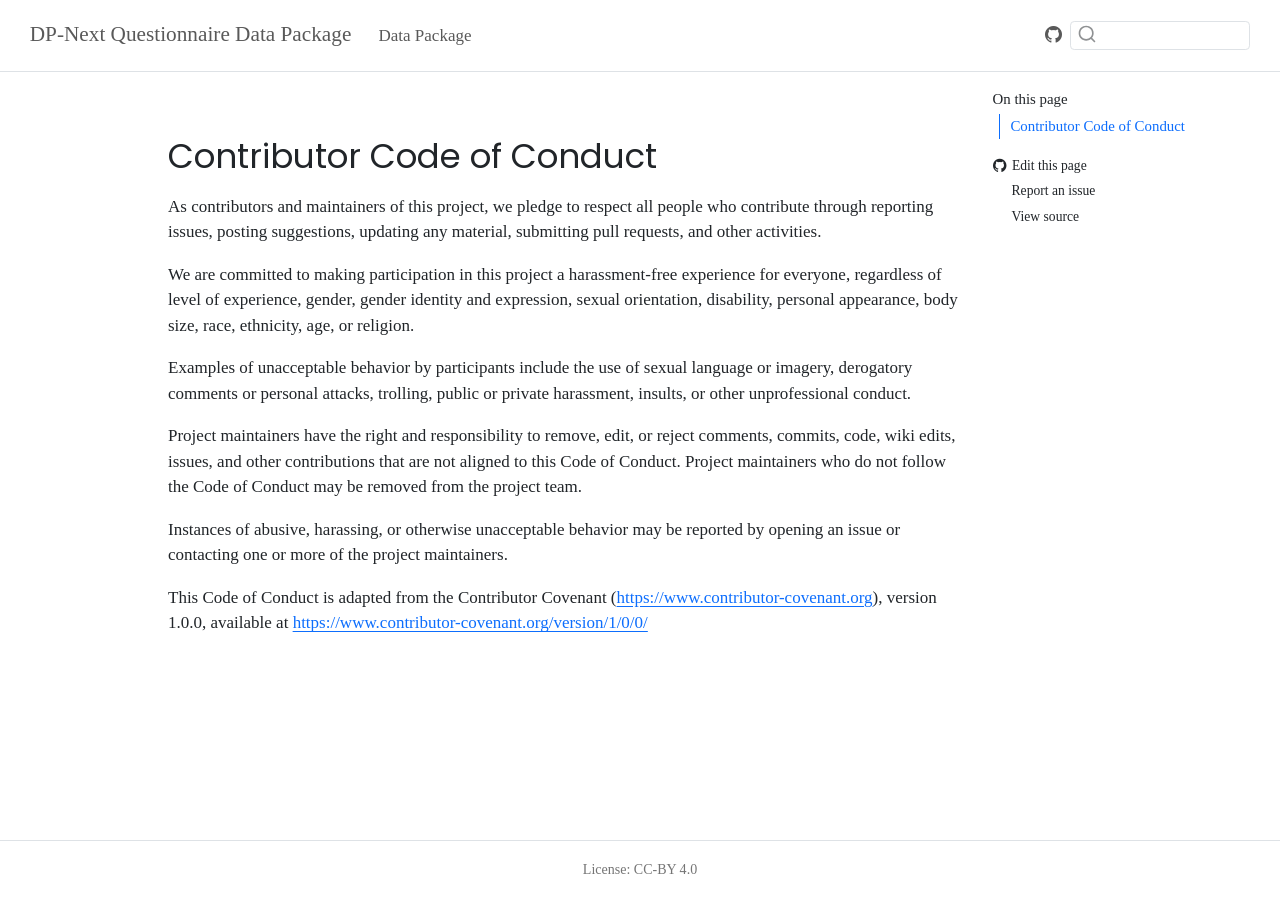
<file: CODE_OF_CONDUCT.html>
<!DOCTYPE html>
<html xmlns="http://www.w3.org/1999/xhtml" lang="en" xml:lang="en"><head>

<meta charset="utf-8">
<meta name="generator" content="quarto-1.11.9">

<meta name="viewport" content="width=device-width, initial-scale=1.0, user-scalable=yes">


<title>code_of_conduct – DP-Next Questionnaire Data Package</title>
<style>
/* Default styles provided by pandoc.
** See https://pandoc.org/MANUAL.html#variables-for-html for config info.
*/
span.smallcaps{font-variant: small-caps;}
div.columns{display: flex; gap: 1.5em;}
div.column{flex: auto;}
@media screen {
div.columns{gap: min(4vw, 1.5em);}
div.column{overflow-x: auto;}
}
div.hanging-indent{margin-left: 1.5em; text-indent: -1.5em;}
ul.task-list{list-style: none;}
ul.task-list li input[type="checkbox"] {
  width: 0.8em;
  margin: 0 0.8em 0.2em -1em; /* quarto-specific, see https://github.com/quarto-dev/quarto-cli/issues/4556 */ 
  vertical-align: middle;
}
</style>


<script src="site_libs/quarto-nav/quarto-nav.js"></script>
<script src="site_libs/clipboard/clipboard.min.js"></script>
<script src="site_libs/quarto-search/autocomplete.umd.js"></script>
<script src="site_libs/quarto-search/fuse.min.js"></script>
<script src="site_libs/quarto-search/quarto-search.js"></script>
<meta name="quarto:offset" content="./">
<script src="site_libs/quarto-html/quarto.js" type="module"></script>
<script src="site_libs/quarto-html/tabsets/tabsets.js" type="module"></script>
<script src="site_libs/quarto-html/scrollable-regions/scrollable-regions.js" type="module"></script>
<script src="site_libs/quarto-html/popper.min.js"></script>
<script src="site_libs/quarto-html/tippy.umd.min.js"></script>
<script src="site_libs/quarto-html/anchor.min.js"></script>
<link href="site_libs/quarto-html/tippy.css" rel="stylesheet">
<link href="site_libs/quarto-html/quarto-syntax-highlighting-1f42ef86e7bbcd4ef0935f55bd85d622.css" rel="stylesheet" class="quarto-color-scheme" id="quarto-text-highlighting-styles">
<link href="site_libs/quarto-html/quarto-syntax-highlighting-dark-b2c10e9313c6d05287a68e7950ff1397.css" rel="stylesheet" class="quarto-color-scheme quarto-color-alternate" id="quarto-text-highlighting-styles">
<link href="site_libs/quarto-html/quarto-syntax-highlighting-1f42ef86e7bbcd4ef0935f55bd85d622.css" rel="stylesheet" class="quarto-color-scheme-extra" id="quarto-text-highlighting-styles">
<script src="site_libs/bootstrap/bootstrap.min.js"></script>
<link href="site_libs/bootstrap/bootstrap-icons.css" rel="stylesheet">
<link href="site_libs/bootstrap/bootstrap-b2c022bfadb1a4d458d2b27e2155c07d.min.css" rel="stylesheet" append-hash="true" class="quarto-color-scheme" id="quarto-bootstrap" data-mode="light">
<link href="site_libs/bootstrap/bootstrap-dark-b2c022bfadb1a4d458d2b27e2155c07d.min.css" rel="stylesheet" append-hash="true" class="quarto-color-scheme quarto-color-alternate" id="quarto-bootstrap" data-mode="light">
<link href="site_libs/bootstrap/bootstrap-b2c022bfadb1a4d458d2b27e2155c07d.min.css" rel="stylesheet" append-hash="true" class="quarto-color-scheme-extra" id="quarto-bootstrap" data-mode="light">
<script id="quarto-search-options" type="application/json">{
  "location": "navbar",
  "copy-button": false,
  "collapse-after": 3,
  "panel-placement": "end",
  "type": "textbox",
  "limit": 50,
  "keyboard-shortcut": [
    "f",
    "/",
    "s"
  ],
  "language": {
    "search-no-results-text": "No results",
    "search-matching-documents-text": "matching documents",
    "search-copy-link-title": "Copy link to search",
    "search-hide-matches-text": "Hide additional matches",
    "search-more-match-text": "more match in this document",
    "search-more-matches-text": "more matches in this document",
    "search-clear-button-title": "Clear",
    "search-text-placeholder": "",
    "search-detached-cancel-button-title": "Cancel",
    "search-submit-button-title": "Submit",
    "search-label": "Search"
  }
}</script>


</head>

<body class="nav-fixed quarto-light"><a id="quarto-skip-link" class="visually-hidden-focusable" href="#quarto-document-content">Skip to main content</a>

<div id="quarto-search-results"></div>
  <header id="quarto-header" class="headroom fixed-top">
    <nav class="navbar navbar-expand-lg " data-bs-theme="dark" aria-label="Site">
      <div class="navbar-container container-fluid">
      <div class="navbar-brand-container mx-auto">
    <a class="navbar-brand" href="./index.html">
    <span class="navbar-title">DP-Next Questionnaire Data Package</span>
    </a>
  </div>
          <button class="navbar-toggler" type="button" data-bs-toggle="collapse" data-bs-target="#navbarCollapse" aria-controls="navbarCollapse" aria-expanded="false" aria-label="Toggle navigation" onclick="if (window.quartoToggleHeadroom) { window.quartoToggleHeadroom(); }">
  <span class="navbar-toggler-icon"></span>
</button>
          <div class="collapse navbar-collapse" id="navbarCollapse">
            <ul class="navbar-nav navbar-nav-scroll me-auto">
  <li class="nav-item">
    <a class="nav-link" href="./docs/metadata/index.html"> 
<span class="menu-text">Data Package</span></a>
  </li>  
</ul>
          </div> <!-- /navcollapse -->
            <div class="quarto-navbar-tools">
    <a href="https://github.com/dp-next/questionnaire-data" title="" class="quarto-navigation-tool px-1" aria-label="GitHub icon: Source repository"><i class="bi bi-github"></i></a>
</div>
            <div id="quarto-search" class="" title="Search"></div>
      </div> <!-- /container-fluid -->
    </nav>
</header>
<!-- content -->
<div id="quarto-content" class="quarto-container page-columns page-rows-contents page-layout-article page-navbar">
<!-- sidebar -->
<!-- margin-sidebar -->
    <div id="quarto-margin-sidebar" class="sidebar margin-sidebar">
        <nav id="TOC" role="doc-toc" aria-labelledby="toc-title" class="toc-active">
    <h2 id="toc-title">On this page</h2>
   
  <ul>
  <li><a href="#contributor-code-of-conduct" id="toc-contributor-code-of-conduct" class="nav-link active" data-scroll-target="#contributor-code-of-conduct">Contributor Code of Conduct</a></li>
  </ul>
<div class="toc-actions"><ul><li><a href="https://github.com/dp-next/questionnaire-data/edit/main/CODE_OF_CONDUCT.md" class="toc-action"><i class="bi bi-github"></i>Edit this page</a></li><li><a href="https://github.com/dp-next/questionnaire-data/issues/new" class="toc-action"><i class="bi empty"></i>Report an issue</a></li><li><a href="https://github.com/dp-next/questionnaire-data/blob/main/CODE_OF_CONDUCT.md" class="toc-action"><i class="bi empty"></i>View source</a></li></ul></div></nav>
    </div>
<!-- main -->
<main class="content" id="quarto-document-content" tabindex="-1"><header id="title-block-header" class="quarto-title-block"></header>




<section id="contributor-code-of-conduct" class="level1">
<h1>Contributor Code of Conduct</h1>
<p>As contributors and maintainers of this project, we pledge to respect all people who contribute through reporting issues, posting suggestions, updating any material, submitting pull requests, and other activities.</p>
<p>We are committed to making participation in this project a harassment-free experience for everyone, regardless of level of experience, gender, gender identity and expression, sexual orientation, disability, personal appearance, body size, race, ethnicity, age, or religion.</p>
<p>Examples of unacceptable behavior by participants include the use of sexual language or imagery, derogatory comments or personal attacks, trolling, public or private harassment, insults, or other unprofessional conduct.</p>
<p>Project maintainers have the right and responsibility to remove, edit, or reject comments, commits, code, wiki edits, issues, and other contributions that are not aligned to this Code of Conduct. Project maintainers who do not follow the Code of Conduct may be removed from the project team.</p>
<p>Instances of abusive, harassing, or otherwise unacceptable behavior may be reported by opening an issue or contacting one or more of the project maintainers.</p>
<p>This Code of Conduct is adapted from the Contributor Covenant (<a href="https://www.contributor-covenant.org" class="uri">https://www.contributor-covenant.org</a>), version 1.0.0, available at <a href="https://www.contributor-covenant.org/version/1/0/0/" class="uri">https://www.contributor-covenant.org/version/1/0/0/</a></p>


</section>

</main> <!-- /main -->
<script id="quarto-html-after-body" type="application/javascript">
  window.document.addEventListener("DOMContentLoaded", function (event) {
    const icon = "";
    const anchorJS = new window.AnchorJS();
    anchorJS.options = {
      placement: 'right',
      icon: icon
    };
    anchorJS.add('.anchored');
    const isCodeAnnotation = (el) => {
      for (const clz of el.classList) {
        if (clz.startsWith('code-annotation-')) {                     
          return true;
        }
      }
      return false;
    }
    const onCopySuccess = function(e) {
      // button target
      const button = e.trigger;
      // don't keep focus
      button.blur();
      // flash "checked"
      button.classList.add('code-copy-button-checked');
      var currentTitle = button.getAttribute("title");
      button.setAttribute("title", "Copied!");
      let tooltip;
      if (window.bootstrap) {
        button.setAttribute("data-bs-toggle", "tooltip");
        button.setAttribute("data-bs-placement", "left");
        button.setAttribute("data-bs-title", "Copied!");
        tooltip = new bootstrap.Tooltip(button, 
          { trigger: "manual", 
            customClass: "code-copy-button-tooltip",
            offset: [0, -8]});
        tooltip.show();    
      }
      setTimeout(function() {
        if (tooltip) {
          tooltip.hide();
          button.removeAttribute("data-bs-title");
          button.removeAttribute("data-bs-toggle");
          button.removeAttribute("data-bs-placement");
        }
        button.setAttribute("title", currentTitle);
        button.classList.remove('code-copy-button-checked');
      }, 1000);
      // clear code selection
      e.clearSelection();
    }
    const getTextToCopy = function(trigger) {
      const outerScaffold = trigger.parentElement.cloneNode(true);
      const codeEl = outerScaffold.querySelector('code');
      for (const childEl of codeEl.children) {
        if (isCodeAnnotation(childEl)) {
          childEl.remove();
        }
      }
      return codeEl.innerText;
    }
    const clipboard = new window.ClipboardJS('.code-copy-button:not([data-in-quarto-modal])', {
      text: getTextToCopy
    });
    clipboard.on('success', onCopySuccess);
    if (window.document.getElementById('quarto-embedded-source-code-modal')) {
      const clipboardModal = new window.ClipboardJS('.code-copy-button[data-in-quarto-modal]', {
        text: getTextToCopy,
        container: window.document.getElementById('quarto-embedded-source-code-modal')
      });
      clipboardModal.on('success', onCopySuccess);
    }
      var localhostRegex = new RegExp(/^(?:http|https):\/\/localhost\:?[0-9]*\//);
      var mailtoRegex = new RegExp(/^mailto:/);
        var filterRegex = new RegExp("https:\/\/dp-next\.github\.io\/questionnaire-data");
      var isInternal = (href) => {
          return filterRegex.test(href) || localhostRegex.test(href) || mailtoRegex.test(href);
      }
      // Inspect non-navigation links and adorn them if external
      window.quartoDecorateExternalLinks = function (root) {
     var links = (root || window.document).querySelectorAll('a[href]:not(.nav-link):not(.navbar-brand):not(.toc-action):not(.sidebar-link):not(.sidebar-item-toggle):not(.pagination-link):not(.no-external):not([aria-hidden]):not(.dropdown-item):not(.quarto-navigation-tool):not(.about-link)');
      for (var i=0; i<links.length; i++) {
        const link = links[i];
        if (!isInternal(link.href)) {
          // undo the damage that might have been done by quarto-nav.js in the case of
          // links that we want to consider external
          if (link.dataset.originalHref !== undefined) {
            link.href = link.dataset.originalHref;
          }
          if (!link.classList.contains('no-external-icon')) {
          }
        }
      }
      };
      window.quartoDecorateExternalLinks(window.document);
    // Esc closes the popup (WCAG 1.4.13) and focus leaving both trigger and
    // popup closes it (WCAG 2.4.11); tippy handles neither for interactive popups.
    const hideOnEscAndFocusOut = {
      name: 'hideOnEscAndFocusOut',
      defaultValue: true,
      fn(instance) {
        const dismiss = () => {
          // A show scheduled by the trigger delay would otherwise reopen it
          instance.clearDelayTimeouts();
          instance.hide();
        };
        const onKeyDown = (event) => {
          if (event.key !== 'Escape') {
            return;
          }
          // Keep Esc from also reaching page handlers (e.g. reveal.js overview),
          // except an open reveal.js slide menu, which Esc should close too.
          // The menu handles keys only when its keyboard option is on.
          const menuHandlesEsc = window.Reveal?.getPlugin?.('menu')?.isOpen() &&
            window.Reveal.getConfig().menu?.keyboard !== false;
          if (!menuHandlesEsc) {
            event.stopPropagation();
          }
          if (instance.popper.contains(window.document.activeElement)) {
            // Disabled while refocusing so the focus trigger does not reopen it
            instance.disable();
            instance.reference.focus();
            instance.enable();
          }
          dismiss();
        };
        const onFocusOut = (event) => {
          const target = event.relatedTarget;
          if (target && !instance.reference.contains(target) &&
              !instance.popper.contains(target)) {
            dismiss();
          }
        };
        // On the trigger too: a click trigger (code-annotations: select) has no
        // blur handling. Attached for the instance's lifetime so leaving the
        // trigger also cancels a show still pending on the trigger delay.
        instance.reference.addEventListener('focusout', onFocusOut);
        return {
          onShow() {
            window.document.addEventListener('keydown', onKeyDown, true);
            instance.popper.addEventListener('focusout', onFocusOut);
          },
          onHide() {
            window.document.removeEventListener('keydown', onKeyDown, true);
            instance.popper.removeEventListener('focusout', onFocusOut);
          },
          onDestroy() {
            instance.reference.removeEventListener('focusout', onFocusOut);
          },
        };
      },
    };
    function tippyHover(el, contentFn, onTriggerFn, onUntriggerFn) {
      const config = {
        allowHTML: true,
        maxWidth: 500,
        delay: 100,
        arrow: false,
        appendTo: function(el) {
            return el.parentElement;
        },
        interactive: true,
        interactiveBorder: 10,
        theme: 'quarto',
        placement: 'bottom-start',
        plugins: [hideOnEscAndFocusOut],
      };
      if (contentFn) {
        config.content = contentFn;
      }
      if (onTriggerFn) {
        config.onTrigger = onTriggerFn;
      }
      if (onUntriggerFn) {
        config.onUntrigger = onUntriggerFn;
      }
      window.tippy(el, config); 
    }
    const noterefs = window.document.querySelectorAll('a[role="doc-noteref"]');
    for (var i=0; i<noterefs.length; i++) {
      const ref = noterefs[i];
      tippyHover(ref, function() {
        // use id or data attribute instead here
        let href = ref.getAttribute('data-footnote-href') || ref.getAttribute('href');
        try { href = new URL(href).hash; } catch {}
        const id = href.replace(/^#\/?/, "");
        const note = window.document.getElementById(id);
        if (note) {
          return note.innerHTML;
        } else {
          return "";
        }
      });
    }
    const xrefs = window.document.querySelectorAll('a.quarto-xref');
    const processXRef = (id, note) => {
      // Strip column container classes
      const stripColumnClz = (el) => {
        el.classList.remove("page-full", "page-columns");
        if (el.children) {
          for (const child of el.children) {
            stripColumnClz(child);
          }
        }
      }
      stripColumnClz(note)
      if (id === null || id.startsWith('sec-')) {
        // Special case sections, only their first couple elements
        const container = document.createElement("div");
        if (note.children && note.children.length > 2) {
          container.appendChild(note.children[0].cloneNode(true));
          for (let i = 1; i < note.children.length; i++) {
            const child = note.children[i];
            if (child.tagName === "P" && child.innerText === "") {
              continue;
            } else {
              container.appendChild(child.cloneNode(true));
              break;
            }
          }
          if (window.Quarto?.typesetMath) {
            window.Quarto.typesetMath(container);
          }
          return container.innerHTML
        } else {
          if (window.Quarto?.typesetMath) {
            window.Quarto.typesetMath(note);
          }
          return note.innerHTML;
        }
      } else {
        // Remove any anchor links if they are present
        const anchorLink = note.querySelector('a.anchorjs-link');
        if (anchorLink) {
          anchorLink.remove();
        }
        if (window.Quarto?.typesetMath) {
          window.Quarto.typesetMath(note);
        }
        if (note.classList.contains("callout")) {
          return note.outerHTML;
        } else {
          return note.innerHTML;
        }
      }
    }
    for (var i=0; i<xrefs.length; i++) {
      const xref = xrefs[i];
      tippyHover(xref, undefined, function(instance) {
        instance.disable();
        let url = xref.getAttribute('href');
        let hash = undefined; 
        if (url.startsWith('#')) {
          hash = url;
        } else {
          try { hash = new URL(url).hash; } catch {}
        }
        if (hash) {
          const id = hash.replace(/^#\/?/, "");
          const note = window.document.getElementById(id);
          if (note !== null) {
            try {
              const html = processXRef(id, note.cloneNode(true));
              instance.setContent(html);
            } finally {
              instance.enable();
              instance.show();
            }
          } else {
            // See if we can fetch this
            fetch(url.split('#')[0])
            .then(res => res.text())
            .then(html => {
              const parser = new DOMParser();
              const htmlDoc = parser.parseFromString(html, "text/html");
              const note = htmlDoc.getElementById(id);
              if (note !== null) {
                const html = processXRef(id, note);
                instance.setContent(html);
              } 
            }).finally(() => {
              instance.enable();
              instance.show();
            });
          }
        } else {
          // See if we can fetch a full url (with no hash to target)
          // This is a special case and we should probably do some content thinning / targeting
          fetch(url)
          .then(res => res.text())
          .then(html => {
            const parser = new DOMParser();
            const htmlDoc = parser.parseFromString(html, "text/html");
            const note = htmlDoc.querySelector('main.content');
            if (note !== null) {
              // This should only happen for chapter cross references
              // (since there is no id in the URL)
              // remove the first header
              if (note.children.length > 0 && note.children[0].tagName === "HEADER") {
                note.children[0].remove();
              }
              const html = processXRef(null, note);
              instance.setContent(html);
            } 
          }).finally(() => {
            instance.enable();
            instance.show();
          });
        }
      }, function(instance) {
      });
    }
        let selectedAnnoteEl;
        const selectorForAnnotation = ( cell, annotation) => {
          let cellAttr = 'data-code-cell="' + cell + '"';
          let lineAttr = 'data-code-annotation="' +  annotation + '"';
          const selector = 'span[' + cellAttr + '][' + lineAttr + ']';
          return selector;
        }
        const selectCodeLines = (annoteEl) => {
          const doc = window.document;
          const targetCell = annoteEl.getAttribute("data-target-cell");
          const targetAnnotation = annoteEl.getAttribute("data-target-annotation");
          const annoteSpan = window.document.querySelector(selectorForAnnotation(targetCell, targetAnnotation));
          const lines = annoteSpan.getAttribute("data-code-lines").split(",");
          const lineIds = lines.map((line) => {
            return targetCell + "-" + line;
          })
          // Each band is positioned against its own containing block, which is
          // not the offsetParent of the lines, so place it from client rects.
          const placeBand = (band, firstEl, lastEl, codeBlock) => {
            const container = band.offsetParent;
            if (container === null) {
              return;
            }
            const containerRect = container.getBoundingClientRect();
            // Reveal.js scales slides with a transform, so convert client
            // pixels back to the CSS pixels of the container.
            const scale = containerRect.height / container.offsetHeight || 1;
            const firstRect = firstEl.getBoundingClientRect();
            const lastRect = lastEl.getBoundingClientRect();
            const top = (firstRect.top - containerRect.top) / scale - container.clientTop + container.scrollTop;
            const height = (lastRect.bottom - firstRect.top) / scale;
            band.style.top = top - 2 + "px";
            band.style.height = height + 4 + "px";
            if (codeBlock) {
              // Without the copy button wrapper, the containing block is wider
              // than the code block, so span the code block explicitly.
              const blockRect = codeBlock.getBoundingClientRect();
              band.style.left = (blockRect.left - containerRect.left) / scale - container.clientLeft + container.scrollLeft + "px";
              band.style.width = blockRect.width / scale + "px";
            }
          };
          if (lineIds.length > 0) {
            const el = window.document.getElementById(lineIds[0]);
            const lastEl = window.document.getElementById(lineIds[lineIds.length - 1]);
            const parent = el.parentElement.parentElement;
            // cook up a div (if necessary) and position it
            let div = window.document.getElementById("code-annotation-line-highlight");
            if (div === null) {
              div = window.document.createElement("div");
              div.setAttribute("id", "code-annotation-line-highlight");
              div.style.position = 'absolute';
              parent.appendChild(div);
            }
            placeBand(div, el, lastEl, parent.closest("div.sourceCode") || parent);
            let gutterDiv = window.document.getElementById("code-annotation-line-highlight-gutter");
            if (gutterDiv === null) {
              gutterDiv = window.document.createElement("div");
              gutterDiv.setAttribute("id", "code-annotation-line-highlight-gutter");
              gutterDiv.style.position = 'absolute';
              const codeCell = window.document.getElementById(targetCell);
              const gutter = codeCell.querySelector('.code-annotation-gutter');
              gutter.appendChild(gutterDiv);
            }
            placeBand(gutterDiv, el, lastEl);
            selectedAnnoteEl = annoteEl;
          }
        };
        const unselectCodeLines = () => {
          const elementsIds = ["code-annotation-line-highlight", "code-annotation-line-highlight-gutter"];
          elementsIds.forEach((elId) => {
            const div = window.document.getElementById(elId);
            if (div) {
              div.remove();
            }
          });
          selectedAnnoteEl = undefined;
        };
          // Handle positioning of the toggle
      window.addEventListener(
        "resize",
        throttle(() => {
          elRect = undefined;
          if (selectedAnnoteEl) {
            selectCodeLines(selectedAnnoteEl);
          }
        }, 10)
      );
      function throttle(fn, ms) {
      let throttle = false;
      let timer;
        return (...args) => {
          if(!throttle) { // first call gets through
              fn.apply(this, args);
              throttle = true;
          } else { // all the others get throttled
              if(timer) clearTimeout(timer); // cancel #2
              timer = setTimeout(() => {
                fn.apply(this, args);
                timer = throttle = false;
              }, ms);
          }
        };
      }
        // Attach click handler to the DT
        const annoteDls = window.document.querySelectorAll('dt[data-target-cell]');
        for (const annoteDlNode of annoteDls) {
          annoteDlNode.addEventListener('click', (event) => {
            const clickedEl = event.target;
            if (clickedEl !== selectedAnnoteEl) {
              unselectCodeLines();
              const activeEl = window.document.querySelector('dt[data-target-cell].code-annotation-active');
              if (activeEl) {
                activeEl.classList.remove('code-annotation-active');
              }
              selectCodeLines(clickedEl);
              clickedEl.classList.add('code-annotation-active');
            } else {
              // Unselect the line
              unselectCodeLines();
              clickedEl.classList.remove('code-annotation-active');
            }
          });
        }
    const findCites = (el) => {
      const parentEl = el.parentElement;
      if (parentEl) {
        const cites = parentEl.dataset.cites;
        if (cites) {
          return {
            el,
            cites: cites.split(' ')
          };
        } else {
          return findCites(el.parentElement)
        }
      } else {
        return undefined;
      }
    };
    var bibliorefs = window.document.querySelectorAll('a[role="doc-biblioref"]');
    for (var i=0; i<bibliorefs.length; i++) {
      const ref = bibliorefs[i];
      const citeInfo = findCites(ref);
      if (citeInfo) {
        tippyHover(citeInfo.el, function() {
          var popup = window.document.createElement('div');
          citeInfo.cites.forEach(function(cite) {
            var citeDiv = window.document.createElement('div');
            citeDiv.classList.add('hanging-indent');
            citeDiv.classList.add('csl-entry');
            var biblioDiv = window.document.getElementById('ref-' + cite);
            if (biblioDiv) {
              citeDiv.innerHTML = biblioDiv.innerHTML;
            }
            popup.appendChild(citeDiv);
          });
          return popup.innerHTML;
        });
      }
    }
  });
  </script>
  <script type="application/javascript">
  window.quartoScrollableRegionsLabels = {"code":"Scrollable code","output":"Scrollable output"};
  </script>
</div> <!-- /content -->
<footer class="footer">
  <div class="nav-footer">
    <div class="nav-footer-left">
      &nbsp;
    </div>   
    <div class="nav-footer-center">
      <ul class="footer-items list-unstyled">
    <li class="nav-item">
 License: CC-BY 4.0
  </li>  
</ul>
    <div class="toc-actions d-sm-block d-md-none"><ul><li><a href="https://github.com/dp-next/questionnaire-data/edit/main/CODE_OF_CONDUCT.md" class="toc-action"><i class="bi bi-github"></i>Edit this page</a></li><li><a href="https://github.com/dp-next/questionnaire-data/issues/new" class="toc-action"><i class="bi empty"></i>Report an issue</a></li><li><a href="https://github.com/dp-next/questionnaire-data/blob/main/CODE_OF_CONDUCT.md" class="toc-action"><i class="bi empty"></i>View source</a></li></ul></div></div>
    <div class="nav-footer-right">
      &nbsp;
    </div>
  </div>
</footer>




</body></html>
</file>
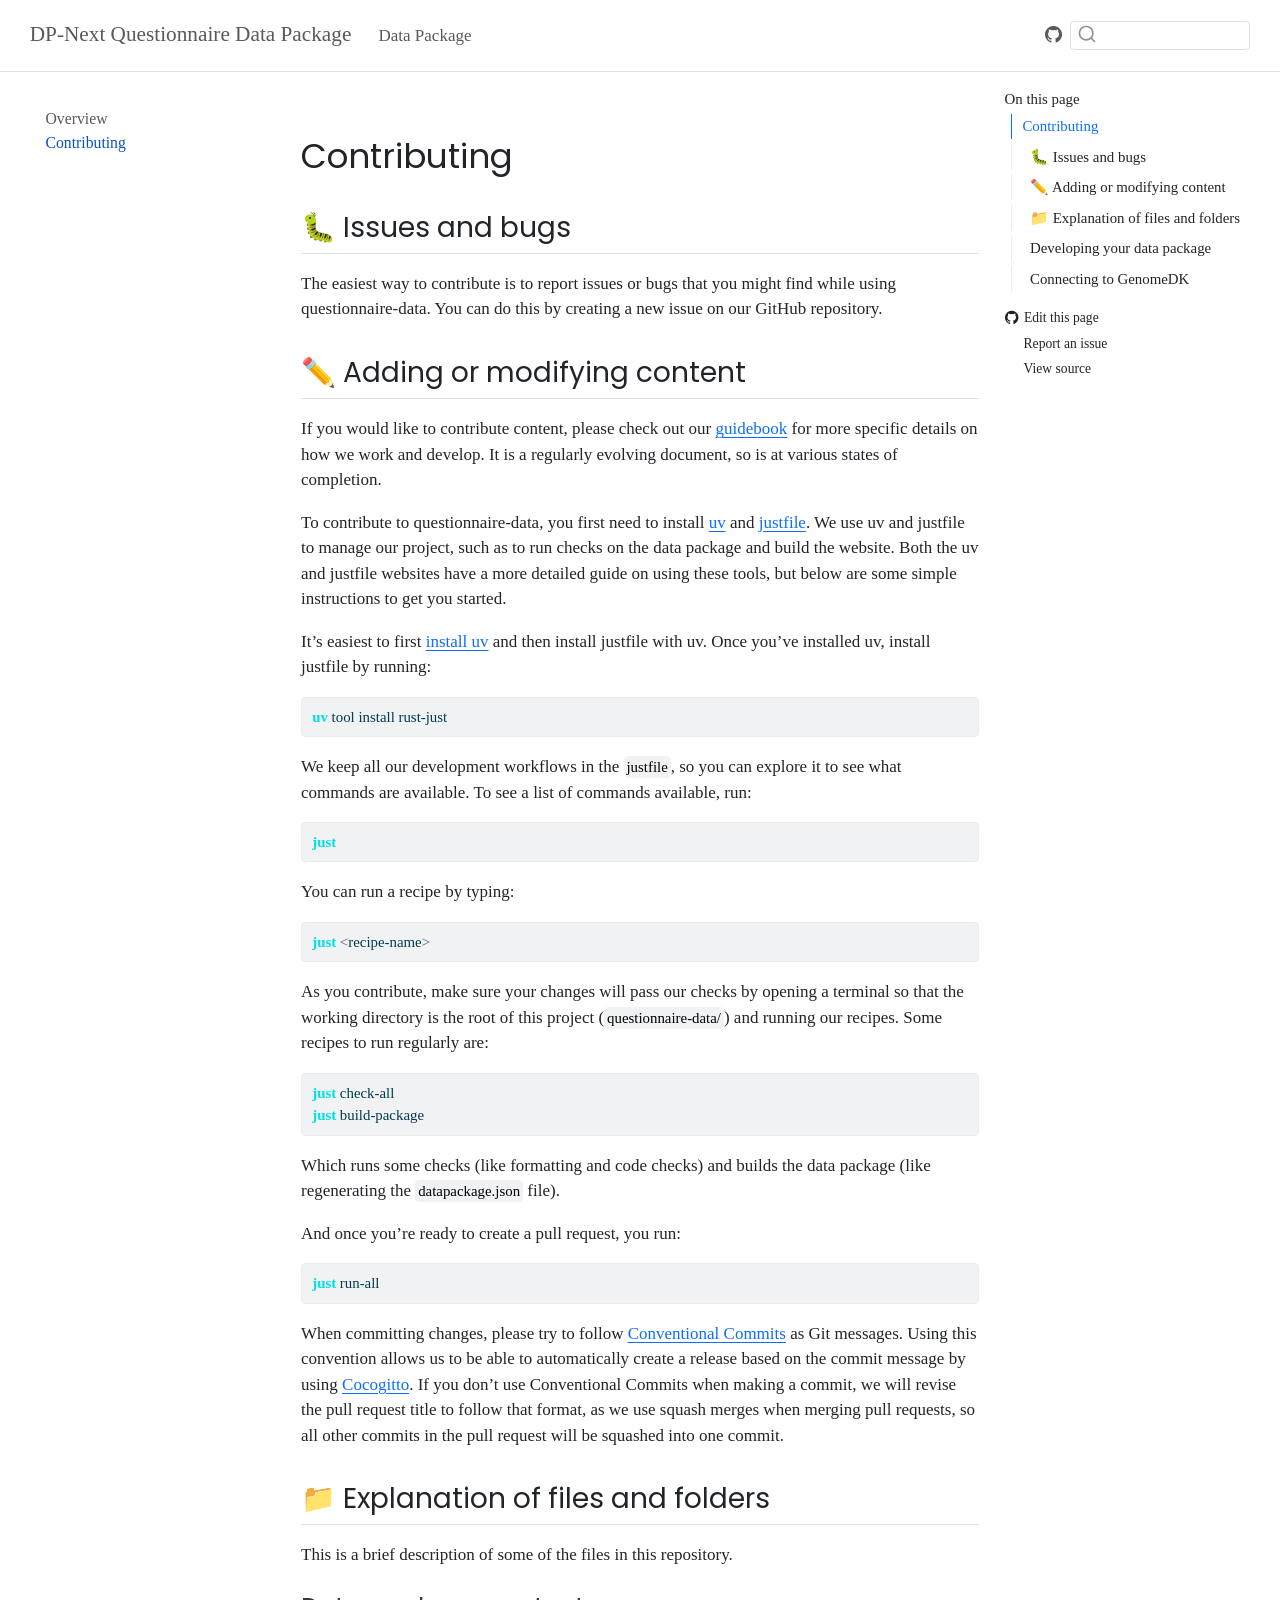
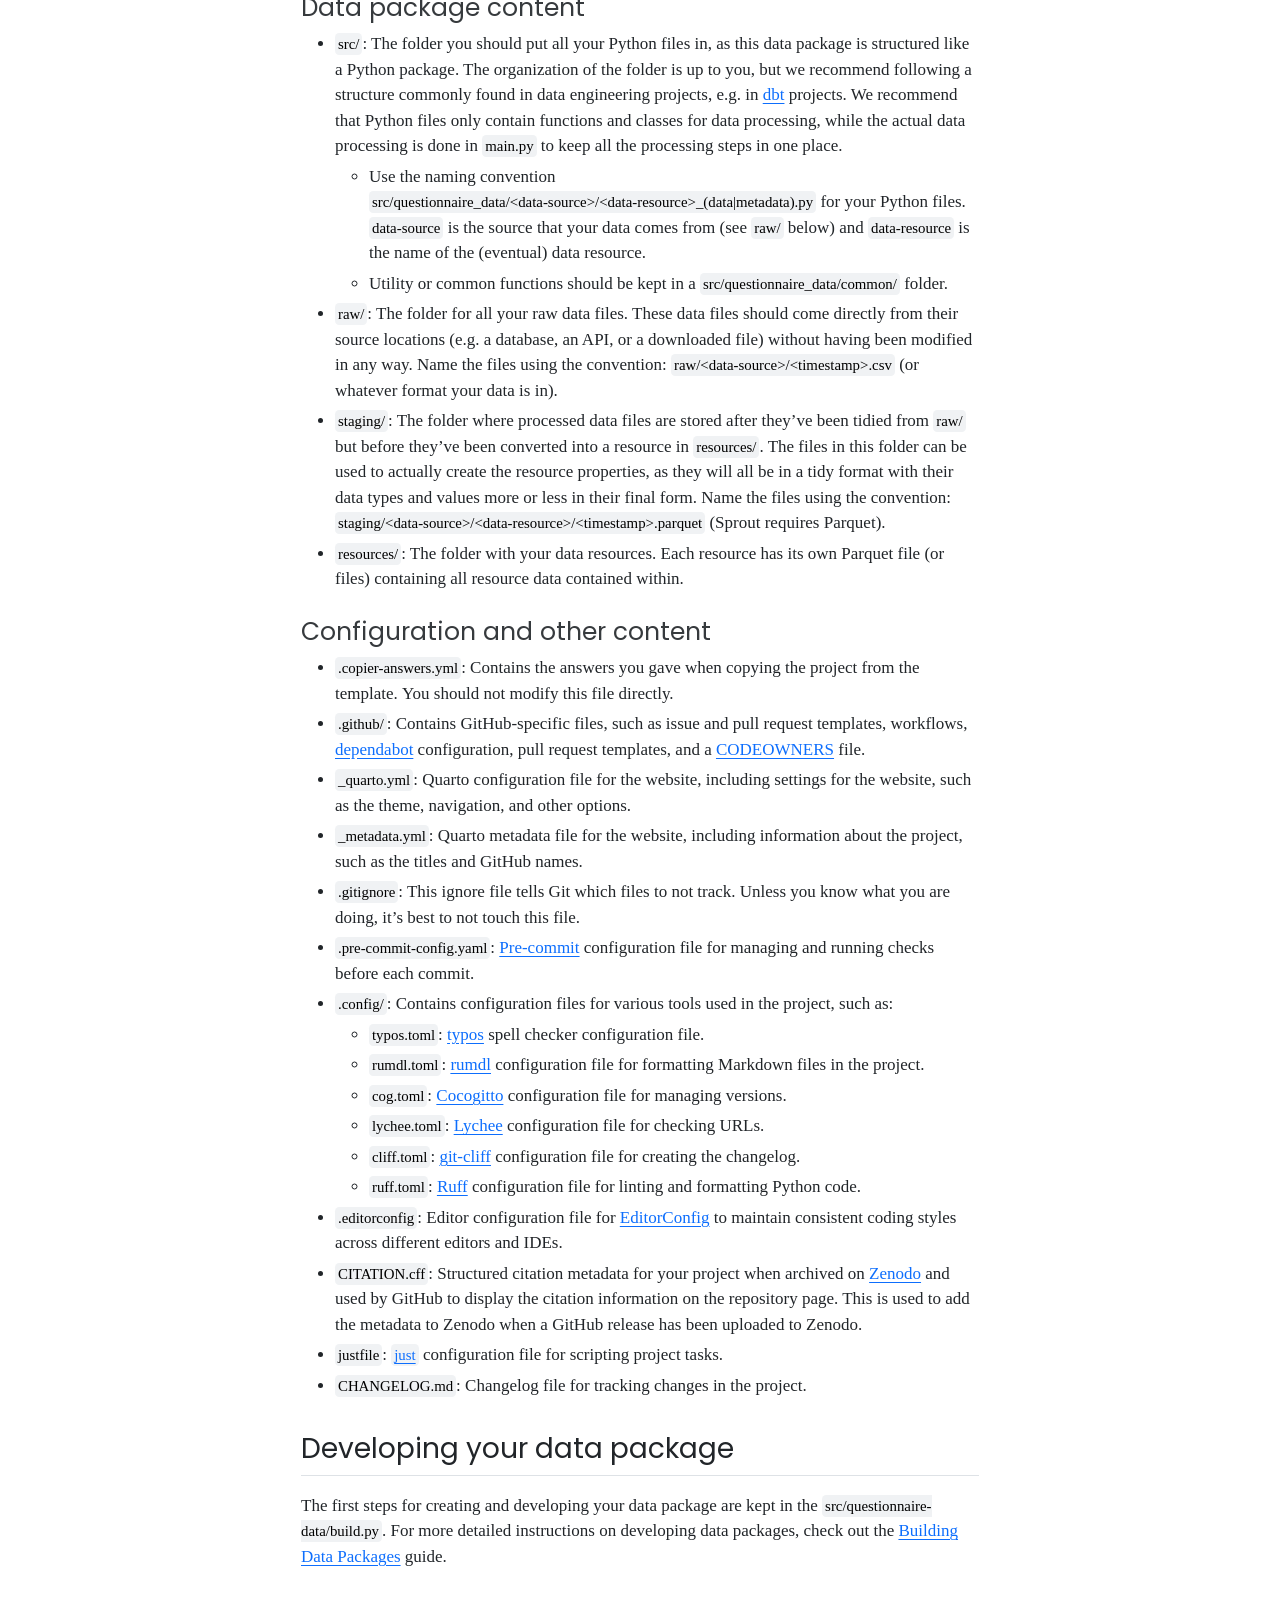
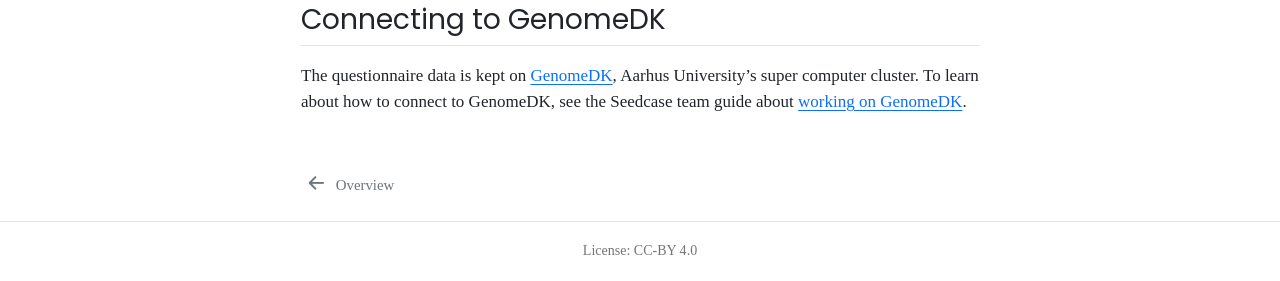
<file: CONTRIBUTING.html>
<!DOCTYPE html>
<html xmlns="http://www.w3.org/1999/xhtml" lang="en" xml:lang="en"><head>

<meta charset="utf-8">
<meta name="generator" content="quarto-1.11.9">

<meta name="viewport" content="width=device-width, initial-scale=1.0, user-scalable=yes">


<title>contributing – DP-Next Questionnaire Data Package</title>
<style>
/* Default styles provided by pandoc.
** See https://pandoc.org/MANUAL.html#variables-for-html for config info.
*/
span.smallcaps{font-variant: small-caps;}
div.columns{display: flex; gap: 1.5em;}
div.column{flex: auto;}
@media screen {
div.columns{gap: min(4vw, 1.5em);}
div.column{overflow-x: auto;}
}
div.hanging-indent{margin-left: 1.5em; text-indent: -1.5em;}
ul.task-list{list-style: none;}
ul.task-list li input[type="checkbox"] {
  width: 0.8em;
  margin: 0 0.8em 0.2em -1em; /* quarto-specific, see https://github.com/quarto-dev/quarto-cli/issues/4556 */ 
  vertical-align: middle;
}
/* CSS for syntax highlighting */
html { -webkit-text-size-adjust: 100%; }
pre > code.sourceCode { white-space: pre; position: relative; }
pre > code.sourceCode > span { display: inline-block; line-height: 1.25; }
pre > code.sourceCode > span:empty { height: 1.2em; }
.sourceCode { overflow: visible; }
code.sourceCode > span { color: inherit; text-decoration: inherit; }
div.sourceCode { margin: 1em 0; }
pre.sourceCode { margin: 0; }
@media screen {
div.sourceCode { overflow: auto; }
}
@media print {
pre > code.sourceCode { white-space: pre-wrap; }
pre > code.sourceCode > span { text-indent: -5em; padding-left: 5em; }
}
pre.numberSource code
  { counter-reset: source-line 0; }
pre.numberSource code > span
  { position: relative; left: -4em; counter-increment: source-line; }
pre.numberSource code > span > a:first-child::before
  { content: counter(source-line);
    position: relative; left: -1em; text-align: right; vertical-align: baseline;
    border: none; display: inline-block;
    -webkit-touch-callout: none; -webkit-user-select: none;
    -khtml-user-select: none; -moz-user-select: none;
    -ms-user-select: none; user-select: none;
    padding: 0 4px; width: 4em;
  }
pre.numberSource { margin-left: 3em;  padding-left: 4px; }
div.sourceCode
  {   }
@media screen {
pre > code.sourceCode > span > a:first-child::before { text-decoration: underline; }
}
</style>


<script src="site_libs/quarto-nav/quarto-nav.js"></script>
<script src="site_libs/clipboard/clipboard.min.js"></script>
<script src="site_libs/quarto-search/autocomplete.umd.js"></script>
<script src="site_libs/quarto-search/fuse.min.js"></script>
<script src="site_libs/quarto-search/quarto-search.js"></script>
<meta name="quarto:offset" content="./">
<link href="./index.html" rel="prev">
<script src="site_libs/quarto-html/quarto.js" type="module"></script>
<script src="site_libs/quarto-html/tabsets/tabsets.js" type="module"></script>
<script src="site_libs/quarto-html/scrollable-regions/scrollable-regions.js" type="module"></script>
<script src="site_libs/quarto-html/popper.min.js"></script>
<script src="site_libs/quarto-html/tippy.umd.min.js"></script>
<script src="site_libs/quarto-html/anchor.min.js"></script>
<link href="site_libs/quarto-html/tippy.css" rel="stylesheet">
<link href="site_libs/quarto-html/quarto-syntax-highlighting-1f42ef86e7bbcd4ef0935f55bd85d622.css" rel="stylesheet" class="quarto-color-scheme" id="quarto-text-highlighting-styles">
<link href="site_libs/quarto-html/quarto-syntax-highlighting-dark-b2c10e9313c6d05287a68e7950ff1397.css" rel="stylesheet" class="quarto-color-scheme quarto-color-alternate" id="quarto-text-highlighting-styles">
<link href="site_libs/quarto-html/quarto-syntax-highlighting-1f42ef86e7bbcd4ef0935f55bd85d622.css" rel="stylesheet" class="quarto-color-scheme-extra" id="quarto-text-highlighting-styles">
<script src="site_libs/bootstrap/bootstrap.min.js"></script>
<link href="site_libs/bootstrap/bootstrap-icons.css" rel="stylesheet">
<link href="site_libs/bootstrap/bootstrap-b2c022bfadb1a4d458d2b27e2155c07d.min.css" rel="stylesheet" append-hash="true" class="quarto-color-scheme" id="quarto-bootstrap" data-mode="light">
<link href="site_libs/bootstrap/bootstrap-dark-b2c022bfadb1a4d458d2b27e2155c07d.min.css" rel="stylesheet" append-hash="true" class="quarto-color-scheme quarto-color-alternate" id="quarto-bootstrap" data-mode="light">
<link href="site_libs/bootstrap/bootstrap-b2c022bfadb1a4d458d2b27e2155c07d.min.css" rel="stylesheet" append-hash="true" class="quarto-color-scheme-extra" id="quarto-bootstrap" data-mode="light">
<script id="quarto-search-options" type="application/json">{
  "location": "navbar",
  "copy-button": false,
  "collapse-after": 3,
  "panel-placement": "end",
  "type": "textbox",
  "limit": 50,
  "keyboard-shortcut": [
    "f",
    "/",
    "s"
  ],
  "language": {
    "search-no-results-text": "No results",
    "search-matching-documents-text": "matching documents",
    "search-copy-link-title": "Copy link to search",
    "search-hide-matches-text": "Hide additional matches",
    "search-more-match-text": "more match in this document",
    "search-more-matches-text": "more matches in this document",
    "search-clear-button-title": "Clear",
    "search-text-placeholder": "",
    "search-detached-cancel-button-title": "Cancel",
    "search-submit-button-title": "Submit",
    "search-label": "Search"
  }
}</script>


</head>

<body class="nav-sidebar floating nav-fixed quarto-light"><a id="quarto-skip-link" class="visually-hidden-focusable" href="#quarto-document-content">Skip to main content</a>

<div id="quarto-search-results"></div>
  <header id="quarto-header" class="headroom fixed-top">
    <nav class="navbar navbar-expand-lg " data-bs-theme="dark" aria-label="Site">
      <div class="navbar-container container-fluid">
      <div class="navbar-brand-container mx-auto">
    <a class="navbar-brand" href="./index.html">
    <span class="navbar-title">DP-Next Questionnaire Data Package</span>
    </a>
  </div>
          <button class="navbar-toggler" type="button" data-bs-toggle="collapse" data-bs-target="#navbarCollapse" aria-controls="navbarCollapse" aria-expanded="false" aria-label="Toggle navigation" onclick="if (window.quartoToggleHeadroom) { window.quartoToggleHeadroom(); }">
  <span class="navbar-toggler-icon"></span>
</button>
          <div class="collapse navbar-collapse" id="navbarCollapse">
            <ul class="navbar-nav navbar-nav-scroll me-auto">
  <li class="nav-item">
    <a class="nav-link" href="./docs/metadata/index.html"> 
<span class="menu-text">Data Package</span></a>
  </li>  
</ul>
          </div> <!-- /navcollapse -->
            <div class="quarto-navbar-tools">
    <a href="https://github.com/dp-next/questionnaire-data" title="" class="quarto-navigation-tool px-1" aria-label="GitHub icon: Source repository"><i class="bi bi-github"></i></a>
</div>
            <div id="quarto-search" class="" title="Search"></div>
      </div> <!-- /container-fluid -->
    </nav>
  <nav class="quarto-secondary-nav" aria-label="Toolbar">
    <div class="container-fluid d-flex">
      <button type="button" class="quarto-btn-toggle btn" data-bs-toggle="collapse" role="button" data-bs-target=".quarto-sidebar-collapse-item" aria-controls="quarto-sidebar" aria-expanded="false" aria-label="Toggle sidebar navigation" onclick="if (window.quartoToggleHeadroom) { window.quartoToggleHeadroom(); }">
        <i class="bi bi-layout-text-sidebar-reverse"></i>
      </button>
        <nav class="quarto-page-breadcrumbs" aria-label="Breadcrumbs"><ol class="breadcrumb"><li class="breadcrumb-item"><a href="./CONTRIBUTING.html">Contributing</a></li></ol></nav>
        <a class="flex-grow-1" data-bs-toggle="collapse" data-bs-target=".quarto-sidebar-collapse-item" onclick="if (window.quartoToggleHeadroom) { window.quartoToggleHeadroom(); }">      
        </a>
    </div>
  </nav>
</header>
<!-- content -->
<div id="quarto-content" class="quarto-container page-columns page-rows-contents page-layout-article page-navbar">
<!-- sidebar -->
  <nav id="quarto-sidebar" class="sidebar collapse collapse-horizontal quarto-sidebar-collapse-item sidebar-navigation floating overflow-auto" aria-label="Section">
    <div class="sidebar-menu-container"> 
    <ul class="list-unstyled mt-1">
        <li class="sidebar-item">
  <div class="sidebar-item-container"> 
  <a href="./index.html" class="sidebar-item-text sidebar-link">
 <span class="menu-text">Overview</span></a>
  </div>
</li>
        <li class="sidebar-item">
  <div class="sidebar-item-container"> 
  <a href="./CONTRIBUTING.html" class="sidebar-item-text sidebar-link active">
 <span class="menu-text">Contributing</span></a>
  </div>
</li>
    </ul>
    </div>
</nav>
<div id="quarto-sidebar-glass" class="quarto-sidebar-collapse-item" data-bs-toggle="collapse" data-bs-target=".quarto-sidebar-collapse-item"></div>
<!-- margin-sidebar -->
    <div id="quarto-margin-sidebar" class="sidebar margin-sidebar">
        <nav id="TOC" role="doc-toc" aria-labelledby="toc-title" class="toc-active">
    <h2 id="toc-title">On this page</h2>
   
  <ul>
  <li><a href="#contributing" id="toc-contributing" class="nav-link active" data-scroll-target="#contributing">Contributing</a>
  <ul class="collapse">
  <li><a href="#issues-and-bugs" id="toc-issues-and-bugs" class="nav-link" data-scroll-target="#issues-and-bugs"><span class="emoji" data-emoji="bug">🐛</span> Issues and bugs</a></li>
  <li><a href="#adding-or-modifying-content" id="toc-adding-or-modifying-content" class="nav-link" data-scroll-target="#adding-or-modifying-content"><span class="emoji" data-emoji="pencil2">✏️</span> Adding or modifying content</a></li>
  <li><a href="#explanation-of-files-and-folders" id="toc-explanation-of-files-and-folders" class="nav-link" data-scroll-target="#explanation-of-files-and-folders"><span class="emoji" data-emoji="file_folder">📁</span> Explanation of files and folders</a>
  <ul class="collapse">
  <li><a href="#data-package-content" id="toc-data-package-content" class="nav-link" data-scroll-target="#data-package-content">Data package content</a></li>
  <li><a href="#configuration-and-other-content" id="toc-configuration-and-other-content" class="nav-link" data-scroll-target="#configuration-and-other-content">Configuration and other content</a></li>
  </ul></li>
  <li><a href="#developing-your-data-package" id="toc-developing-your-data-package" class="nav-link" data-scroll-target="#developing-your-data-package">Developing your data package</a></li>
  <li><a href="#connecting-to-genomedk" id="toc-connecting-to-genomedk" class="nav-link" data-scroll-target="#connecting-to-genomedk">Connecting to GenomeDK</a></li>
  </ul></li>
  </ul>
<div class="toc-actions"><ul><li><a href="https://github.com/dp-next/questionnaire-data/edit/main/CONTRIBUTING.md" class="toc-action"><i class="bi bi-github"></i>Edit this page</a></li><li><a href="https://github.com/dp-next/questionnaire-data/issues/new" class="toc-action"><i class="bi empty"></i>Report an issue</a></li><li><a href="https://github.com/dp-next/questionnaire-data/blob/main/CONTRIBUTING.md" class="toc-action"><i class="bi empty"></i>View source</a></li></ul></div></nav>
    </div>
<!-- main -->
<main class="content" id="quarto-document-content" tabindex="-1"><header id="title-block-header" class="quarto-title-block"></header>




<section id="contributing" class="level1">
<h1>Contributing</h1>
<section id="issues-and-bugs" class="level2">
<h2 class="anchored" data-anchor-id="issues-and-bugs"><span class="emoji" data-emoji="bug">🐛</span> Issues and bugs</h2>
<p>The easiest way to contribute is to report issues or bugs that you might find while using questionnaire-data. You can do this by creating a new issue on our GitHub repository.</p>
</section>
<section id="adding-or-modifying-content" class="level2">
<h2 class="anchored" data-anchor-id="adding-or-modifying-content"><span class="emoji" data-emoji="pencil2">✏️</span> Adding or modifying content</h2>
<p>If you would like to contribute content, please check out our <a href="https://guidebook.seedcase-project.org/">guidebook</a> for more specific details on how we work and develop. It is a regularly evolving document, so is at various states of completion.</p>
<p>To contribute to questionnaire-data, you first need to install <a href="https://docs.astral.sh/uv/">uv</a> and <a href="https://just.systems/man/en/packages.html">justfile</a>. We use uv and justfile to manage our project, such as to run checks on the data package and build the website. Both the uv and justfile websites have a more detailed guide on using these tools, but below are some simple instructions to get you started.</p>
<p>It’s easiest to first <a href="https://docs.astral.sh/uv/getting-started/installation/">install uv</a> and then install justfile with uv. Once you’ve installed uv, install justfile by running:</p>
<div class="code-copy-outer-scaffold"><div class="sourceCode" id="cb1"><pre class="sourceCode bash code-with-copy"><code class="sourceCode bash"><span id="cb1-1"><a href="#cb1-1" aria-hidden="true" tabindex="-1"></a><span class="ex">uv</span> tool install rust-just</span></code></pre></div><button title="Copy to Clipboard" class="code-copy-button"><i class="bi"></i></button></div>
<p>We keep all our development workflows in the <code>justfile</code>, so you can explore it to see what commands are available. To see a list of commands available, run:</p>
<div class="code-copy-outer-scaffold"><div class="sourceCode" id="cb2"><pre class="sourceCode bash code-with-copy"><code class="sourceCode bash"><span id="cb2-1"><a href="#cb2-1" aria-hidden="true" tabindex="-1"></a><span class="ex">just</span></span></code></pre></div><button title="Copy to Clipboard" class="code-copy-button"><i class="bi"></i></button></div>
<p>You can run a recipe by typing:</p>
<div class="code-copy-outer-scaffold"><div class="sourceCode" id="cb3"><pre class="sourceCode bash code-with-copy"><code class="sourceCode bash"><span id="cb3-1"><a href="#cb3-1" aria-hidden="true" tabindex="-1"></a><span class="ex">just</span> <span class="op">&lt;</span>recipe-name<span class="op">&gt;</span></span></code></pre></div><button title="Copy to Clipboard" class="code-copy-button"><i class="bi"></i></button></div>
<p>As you contribute, make sure your changes will pass our checks by opening a terminal so that the working directory is the root of this project (<code>questionnaire-data/</code>) and running our recipes. Some recipes to run regularly are:</p>
<div class="code-copy-outer-scaffold"><div class="sourceCode" id="cb4"><pre class="sourceCode bash code-with-copy"><code class="sourceCode bash"><span id="cb4-1"><a href="#cb4-1" aria-hidden="true" tabindex="-1"></a><span class="ex">just</span> check-all</span>
<span id="cb4-2"><a href="#cb4-2" aria-hidden="true" tabindex="-1"></a><span class="ex">just</span> build-package</span></code></pre></div><button title="Copy to Clipboard" class="code-copy-button"><i class="bi"></i></button></div>
<p>Which runs some checks (like formatting and code checks) and builds the data package (like regenerating the <code>datapackage.json</code> file).</p>
<p>And once you’re ready to create a pull request, you run:</p>
<div class="code-copy-outer-scaffold"><div class="sourceCode" id="cb5"><pre class="sourceCode bash code-with-copy"><code class="sourceCode bash"><span id="cb5-1"><a href="#cb5-1" aria-hidden="true" tabindex="-1"></a><span class="ex">just</span> run-all</span></code></pre></div><button title="Copy to Clipboard" class="code-copy-button"><i class="bi"></i></button></div>
<p>When committing changes, please try to follow <a href="https://decisions.seedcase-project.org/why-conventional-commits/">Conventional Commits</a> as Git messages. Using this convention allows us to be able to automatically create a release based on the commit message by using <a href="https://decisions.seedcase-project.org/why-semantic-release-with-cocogitto/">Cocogitto</a>. If you don’t use Conventional Commits when making a commit, we will revise the pull request title to follow that format, as we use squash merges when merging pull requests, so all other commits in the pull request will be squashed into one commit.</p>
</section>
<section id="explanation-of-files-and-folders" class="level2">
<h2 class="anchored" data-anchor-id="explanation-of-files-and-folders"><span class="emoji" data-emoji="file_folder">📁</span> Explanation of files and folders</h2>
<p>This is a brief description of some of the files in this repository.</p>
<section id="data-package-content" class="level3">
<h3 class="anchored" data-anchor-id="data-package-content">Data package content</h3>
<ul>
<li><code>src/</code>: The folder you should put all your Python files in, as this data package is structured like a Python package. The organization of the folder is up to you, but we recommend following a structure commonly found in data engineering projects, e.g.&nbsp;in <a href="https://docs.getdbt.com/best-practices/how-we-structure/1-guide-overview?version=2">dbt</a> projects. We recommend that Python files only contain functions and classes for data processing, while the actual data processing is done in <code>main.py</code> to keep all the processing steps in one place.
<ul>
<li>Use the naming convention <code>src/questionnaire_data/&lt;data-source&gt;/&lt;data-resource&gt;_(data|metadata).py</code> for your Python files. <code>data-source</code> is the source that your data comes from (see <code>raw/</code> below) and <code>data-resource</code> is the name of the (eventual) data resource.</li>
<li>Utility or common functions should be kept in a <code>src/questionnaire_data/common/</code> folder.</li>
</ul></li>
<li><code>raw/</code>: The folder for all your raw data files. These data files should come directly from their source locations (e.g.&nbsp;a database, an API, or a downloaded file) without having been modified in any way. Name the files using the convention: <code>raw/&lt;data-source&gt;/&lt;timestamp&gt;.csv</code> (or whatever format your data is in).</li>
<li><code>staging/</code>: The folder where processed data files are stored after they’ve been tidied from <code>raw/</code> but before they’ve been converted into a resource in <code>resources/</code>. The files in this folder can be used to actually create the resource properties, as they will all be in a tidy format with their data types and values more or less in their final form. Name the files using the convention: <code>staging/&lt;data-source&gt;/&lt;data-resource&gt;/&lt;timestamp&gt;.parquet</code> (Sprout requires Parquet).</li>
<li><code>resources/</code>: The folder with your data resources. Each resource has its own Parquet file (or files) containing all resource data contained within.</li>
</ul>
</section>
<section id="configuration-and-other-content" class="level3">
<h3 class="anchored" data-anchor-id="configuration-and-other-content">Configuration and other content</h3>
<ul>
<li><code>.copier-answers.yml</code>: Contains the answers you gave when copying the project from the template. <strong>You should not modify this file directly.</strong></li>
<li><code>.github/</code>: Contains GitHub-specific files, such as issue and pull request templates, workflows, <a href="https://docs.github.com/en/code-security/tutorials/secure-your-dependencies/dependabot-quickstart-guide">dependabot</a> configuration, pull request templates, and a <a href="https://docs.github.com/en/repositories/managing-your-repositorys-settings-and-features/customizing-your-repository/about-code-owners">CODEOWNERS</a> file.</li>
<li><code>_quarto.yml</code>: Quarto configuration file for the website, including settings for the website, such as the theme, navigation, and other options.</li>
<li><code>_metadata.yml</code>: Quarto metadata file for the website, including information about the project, such as the titles and GitHub names.</li>
<li><code>.gitignore</code>: This ignore file tells Git which files to not track. Unless you know what you are doing, it’s best to not touch this file.</li>
<li><code>.pre-commit-config.yaml</code>: <a href="https://pre-commit.com/">Pre-commit</a> configuration file for managing and running checks before each commit.</li>
<li><code>.config/</code>: Contains configuration files for various tools used in the project, such as:
<ul>
<li><code>typos.toml</code>: <a href="https://github.com/crate-ci/typos">typos</a> spell checker configuration file.</li>
<li><code>rumdl.toml</code>: <a href="https://rumdl.dev">rumdl</a> configuration file for formatting Markdown files in the project.</li>
<li><code>cog.toml</code>: <a href="https://docs.cocogitto.io">Cocogitto</a> configuration file for managing versions.</li>
<li><code>lychee.toml</code>: <a href="https://lychee.cli.rs">Lychee</a> configuration file for checking URLs.</li>
<li><code>cliff.toml</code>: <a href="https://git-cliff.org">git-cliff</a> configuration file for creating the changelog.</li>
<li><code>ruff.toml</code>: <a href="https://github.com/charliermarsh/ruff">Ruff</a> configuration file for linting and formatting Python code.</li>
</ul></li>
<li><code>.editorconfig</code>: Editor configuration file for <a href="https://editorconfig.org/">EditorConfig</a> to maintain consistent coding styles across different editors and IDEs.</li>
<li><code>CITATION.cff</code>: Structured citation metadata for your project when archived on <a href="https://zenodo.org/">Zenodo</a> and used by GitHub to display the citation information on the repository page. This is used to add the metadata to Zenodo when a GitHub release has been uploaded to Zenodo.</li>
<li><code>justfile</code>: <a href="https://just.systems/man/en/"><code>just</code></a> configuration file for scripting project tasks.</li>
<li><code>CHANGELOG.md</code>: Changelog file for tracking changes in the project.</li>
</ul>
</section>
</section>
<section id="developing-your-data-package" class="level2">
<h2 class="anchored" data-anchor-id="developing-your-data-package">Developing your data package</h2>
<p>The first steps for creating and developing your data package are kept in the <code>src/questionnaire-data/build.py</code>. For more detailed instructions on developing data packages, check out the <a href="https://data-pkg-guide.seedcase-project.org">Building Data Packages</a> guide.</p>
</section>
<section id="connecting-to-genomedk" class="level2">
<h2 class="anchored" data-anchor-id="connecting-to-genomedk">Connecting to GenomeDK</h2>
<p>The questionnaire data is kept on <a href="https://genome.au.dk">GenomeDK</a>, Aarhus University’s super computer cluster. To learn about how to connect to GenomeDK, see the Seedcase team guide about <a href="https://team.seedcase-project.org/how-we-work/genome-dk">working on GenomeDK</a>.</p>


</section>
</section>

</main> <!-- /main -->
<script id="quarto-html-after-body" type="application/javascript">
  window.document.addEventListener("DOMContentLoaded", function (event) {
    const icon = "";
    const anchorJS = new window.AnchorJS();
    anchorJS.options = {
      placement: 'right',
      icon: icon
    };
    anchorJS.add('.anchored');
    const isCodeAnnotation = (el) => {
      for (const clz of el.classList) {
        if (clz.startsWith('code-annotation-')) {                     
          return true;
        }
      }
      return false;
    }
    const onCopySuccess = function(e) {
      // button target
      const button = e.trigger;
      // don't keep focus
      button.blur();
      // flash "checked"
      button.classList.add('code-copy-button-checked');
      var currentTitle = button.getAttribute("title");
      button.setAttribute("title", "Copied!");
      let tooltip;
      if (window.bootstrap) {
        button.setAttribute("data-bs-toggle", "tooltip");
        button.setAttribute("data-bs-placement", "left");
        button.setAttribute("data-bs-title", "Copied!");
        tooltip = new bootstrap.Tooltip(button, 
          { trigger: "manual", 
            customClass: "code-copy-button-tooltip",
            offset: [0, -8]});
        tooltip.show();    
      }
      setTimeout(function() {
        if (tooltip) {
          tooltip.hide();
          button.removeAttribute("data-bs-title");
          button.removeAttribute("data-bs-toggle");
          button.removeAttribute("data-bs-placement");
        }
        button.setAttribute("title", currentTitle);
        button.classList.remove('code-copy-button-checked');
      }, 1000);
      // clear code selection
      e.clearSelection();
    }
    const getTextToCopy = function(trigger) {
      const outerScaffold = trigger.parentElement.cloneNode(true);
      const codeEl = outerScaffold.querySelector('code');
      for (const childEl of codeEl.children) {
        if (isCodeAnnotation(childEl)) {
          childEl.remove();
        }
      }
      return codeEl.innerText;
    }
    const clipboard = new window.ClipboardJS('.code-copy-button:not([data-in-quarto-modal])', {
      text: getTextToCopy
    });
    clipboard.on('success', onCopySuccess);
    if (window.document.getElementById('quarto-embedded-source-code-modal')) {
      const clipboardModal = new window.ClipboardJS('.code-copy-button[data-in-quarto-modal]', {
        text: getTextToCopy,
        container: window.document.getElementById('quarto-embedded-source-code-modal')
      });
      clipboardModal.on('success', onCopySuccess);
    }
      var localhostRegex = new RegExp(/^(?:http|https):\/\/localhost\:?[0-9]*\//);
      var mailtoRegex = new RegExp(/^mailto:/);
        var filterRegex = new RegExp("https:\/\/dp-next\.github\.io\/questionnaire-data");
      var isInternal = (href) => {
          return filterRegex.test(href) || localhostRegex.test(href) || mailtoRegex.test(href);
      }
      // Inspect non-navigation links and adorn them if external
      window.quartoDecorateExternalLinks = function (root) {
     var links = (root || window.document).querySelectorAll('a[href]:not(.nav-link):not(.navbar-brand):not(.toc-action):not(.sidebar-link):not(.sidebar-item-toggle):not(.pagination-link):not(.no-external):not([aria-hidden]):not(.dropdown-item):not(.quarto-navigation-tool):not(.about-link)');
      for (var i=0; i<links.length; i++) {
        const link = links[i];
        if (!isInternal(link.href)) {
          // undo the damage that might have been done by quarto-nav.js in the case of
          // links that we want to consider external
          if (link.dataset.originalHref !== undefined) {
            link.href = link.dataset.originalHref;
          }
          if (!link.classList.contains('no-external-icon')) {
          }
        }
      }
      };
      window.quartoDecorateExternalLinks(window.document);
    // Esc closes the popup (WCAG 1.4.13) and focus leaving both trigger and
    // popup closes it (WCAG 2.4.11); tippy handles neither for interactive popups.
    const hideOnEscAndFocusOut = {
      name: 'hideOnEscAndFocusOut',
      defaultValue: true,
      fn(instance) {
        const dismiss = () => {
          // A show scheduled by the trigger delay would otherwise reopen it
          instance.clearDelayTimeouts();
          instance.hide();
        };
        const onKeyDown = (event) => {
          if (event.key !== 'Escape') {
            return;
          }
          // Keep Esc from also reaching page handlers (e.g. reveal.js overview),
          // except an open reveal.js slide menu, which Esc should close too.
          // The menu handles keys only when its keyboard option is on.
          const menuHandlesEsc = window.Reveal?.getPlugin?.('menu')?.isOpen() &&
            window.Reveal.getConfig().menu?.keyboard !== false;
          if (!menuHandlesEsc) {
            event.stopPropagation();
          }
          if (instance.popper.contains(window.document.activeElement)) {
            // Disabled while refocusing so the focus trigger does not reopen it
            instance.disable();
            instance.reference.focus();
            instance.enable();
          }
          dismiss();
        };
        const onFocusOut = (event) => {
          const target = event.relatedTarget;
          if (target && !instance.reference.contains(target) &&
              !instance.popper.contains(target)) {
            dismiss();
          }
        };
        // On the trigger too: a click trigger (code-annotations: select) has no
        // blur handling. Attached for the instance's lifetime so leaving the
        // trigger also cancels a show still pending on the trigger delay.
        instance.reference.addEventListener('focusout', onFocusOut);
        return {
          onShow() {
            window.document.addEventListener('keydown', onKeyDown, true);
            instance.popper.addEventListener('focusout', onFocusOut);
          },
          onHide() {
            window.document.removeEventListener('keydown', onKeyDown, true);
            instance.popper.removeEventListener('focusout', onFocusOut);
          },
          onDestroy() {
            instance.reference.removeEventListener('focusout', onFocusOut);
          },
        };
      },
    };
    function tippyHover(el, contentFn, onTriggerFn, onUntriggerFn) {
      const config = {
        allowHTML: true,
        maxWidth: 500,
        delay: 100,
        arrow: false,
        appendTo: function(el) {
            return el.parentElement;
        },
        interactive: true,
        interactiveBorder: 10,
        theme: 'quarto',
        placement: 'bottom-start',
        plugins: [hideOnEscAndFocusOut],
      };
      if (contentFn) {
        config.content = contentFn;
      }
      if (onTriggerFn) {
        config.onTrigger = onTriggerFn;
      }
      if (onUntriggerFn) {
        config.onUntrigger = onUntriggerFn;
      }
      window.tippy(el, config); 
    }
    const noterefs = window.document.querySelectorAll('a[role="doc-noteref"]');
    for (var i=0; i<noterefs.length; i++) {
      const ref = noterefs[i];
      tippyHover(ref, function() {
        // use id or data attribute instead here
        let href = ref.getAttribute('data-footnote-href') || ref.getAttribute('href');
        try { href = new URL(href).hash; } catch {}
        const id = href.replace(/^#\/?/, "");
        const note = window.document.getElementById(id);
        if (note) {
          return note.innerHTML;
        } else {
          return "";
        }
      });
    }
    const xrefs = window.document.querySelectorAll('a.quarto-xref');
    const processXRef = (id, note) => {
      // Strip column container classes
      const stripColumnClz = (el) => {
        el.classList.remove("page-full", "page-columns");
        if (el.children) {
          for (const child of el.children) {
            stripColumnClz(child);
          }
        }
      }
      stripColumnClz(note)
      if (id === null || id.startsWith('sec-')) {
        // Special case sections, only their first couple elements
        const container = document.createElement("div");
        if (note.children && note.children.length > 2) {
          container.appendChild(note.children[0].cloneNode(true));
          for (let i = 1; i < note.children.length; i++) {
            const child = note.children[i];
            if (child.tagName === "P" && child.innerText === "") {
              continue;
            } else {
              container.appendChild(child.cloneNode(true));
              break;
            }
          }
          if (window.Quarto?.typesetMath) {
            window.Quarto.typesetMath(container);
          }
          return container.innerHTML
        } else {
          if (window.Quarto?.typesetMath) {
            window.Quarto.typesetMath(note);
          }
          return note.innerHTML;
        }
      } else {
        // Remove any anchor links if they are present
        const anchorLink = note.querySelector('a.anchorjs-link');
        if (anchorLink) {
          anchorLink.remove();
        }
        if (window.Quarto?.typesetMath) {
          window.Quarto.typesetMath(note);
        }
        if (note.classList.contains("callout")) {
          return note.outerHTML;
        } else {
          return note.innerHTML;
        }
      }
    }
    for (var i=0; i<xrefs.length; i++) {
      const xref = xrefs[i];
      tippyHover(xref, undefined, function(instance) {
        instance.disable();
        let url = xref.getAttribute('href');
        let hash = undefined; 
        if (url.startsWith('#')) {
          hash = url;
        } else {
          try { hash = new URL(url).hash; } catch {}
        }
        if (hash) {
          const id = hash.replace(/^#\/?/, "");
          const note = window.document.getElementById(id);
          if (note !== null) {
            try {
              const html = processXRef(id, note.cloneNode(true));
              instance.setContent(html);
            } finally {
              instance.enable();
              instance.show();
            }
          } else {
            // See if we can fetch this
            fetch(url.split('#')[0])
            .then(res => res.text())
            .then(html => {
              const parser = new DOMParser();
              const htmlDoc = parser.parseFromString(html, "text/html");
              const note = htmlDoc.getElementById(id);
              if (note !== null) {
                const html = processXRef(id, note);
                instance.setContent(html);
              } 
            }).finally(() => {
              instance.enable();
              instance.show();
            });
          }
        } else {
          // See if we can fetch a full url (with no hash to target)
          // This is a special case and we should probably do some content thinning / targeting
          fetch(url)
          .then(res => res.text())
          .then(html => {
            const parser = new DOMParser();
            const htmlDoc = parser.parseFromString(html, "text/html");
            const note = htmlDoc.querySelector('main.content');
            if (note !== null) {
              // This should only happen for chapter cross references
              // (since there is no id in the URL)
              // remove the first header
              if (note.children.length > 0 && note.children[0].tagName === "HEADER") {
                note.children[0].remove();
              }
              const html = processXRef(null, note);
              instance.setContent(html);
            } 
          }).finally(() => {
            instance.enable();
            instance.show();
          });
        }
      }, function(instance) {
      });
    }
        let selectedAnnoteEl;
        const selectorForAnnotation = ( cell, annotation) => {
          let cellAttr = 'data-code-cell="' + cell + '"';
          let lineAttr = 'data-code-annotation="' +  annotation + '"';
          const selector = 'span[' + cellAttr + '][' + lineAttr + ']';
          return selector;
        }
        const selectCodeLines = (annoteEl) => {
          const doc = window.document;
          const targetCell = annoteEl.getAttribute("data-target-cell");
          const targetAnnotation = annoteEl.getAttribute("data-target-annotation");
          const annoteSpan = window.document.querySelector(selectorForAnnotation(targetCell, targetAnnotation));
          const lines = annoteSpan.getAttribute("data-code-lines").split(",");
          const lineIds = lines.map((line) => {
            return targetCell + "-" + line;
          })
          // Each band is positioned against its own containing block, which is
          // not the offsetParent of the lines, so place it from client rects.
          const placeBand = (band, firstEl, lastEl, codeBlock) => {
            const container = band.offsetParent;
            if (container === null) {
              return;
            }
            const containerRect = container.getBoundingClientRect();
            // Reveal.js scales slides with a transform, so convert client
            // pixels back to the CSS pixels of the container.
            const scale = containerRect.height / container.offsetHeight || 1;
            const firstRect = firstEl.getBoundingClientRect();
            const lastRect = lastEl.getBoundingClientRect();
            const top = (firstRect.top - containerRect.top) / scale - container.clientTop + container.scrollTop;
            const height = (lastRect.bottom - firstRect.top) / scale;
            band.style.top = top - 2 + "px";
            band.style.height = height + 4 + "px";
            if (codeBlock) {
              // Without the copy button wrapper, the containing block is wider
              // than the code block, so span the code block explicitly.
              const blockRect = codeBlock.getBoundingClientRect();
              band.style.left = (blockRect.left - containerRect.left) / scale - container.clientLeft + container.scrollLeft + "px";
              band.style.width = blockRect.width / scale + "px";
            }
          };
          if (lineIds.length > 0) {
            const el = window.document.getElementById(lineIds[0]);
            const lastEl = window.document.getElementById(lineIds[lineIds.length - 1]);
            const parent = el.parentElement.parentElement;
            // cook up a div (if necessary) and position it
            let div = window.document.getElementById("code-annotation-line-highlight");
            if (div === null) {
              div = window.document.createElement("div");
              div.setAttribute("id", "code-annotation-line-highlight");
              div.style.position = 'absolute';
              parent.appendChild(div);
            }
            placeBand(div, el, lastEl, parent.closest("div.sourceCode") || parent);
            let gutterDiv = window.document.getElementById("code-annotation-line-highlight-gutter");
            if (gutterDiv === null) {
              gutterDiv = window.document.createElement("div");
              gutterDiv.setAttribute("id", "code-annotation-line-highlight-gutter");
              gutterDiv.style.position = 'absolute';
              const codeCell = window.document.getElementById(targetCell);
              const gutter = codeCell.querySelector('.code-annotation-gutter');
              gutter.appendChild(gutterDiv);
            }
            placeBand(gutterDiv, el, lastEl);
            selectedAnnoteEl = annoteEl;
          }
        };
        const unselectCodeLines = () => {
          const elementsIds = ["code-annotation-line-highlight", "code-annotation-line-highlight-gutter"];
          elementsIds.forEach((elId) => {
            const div = window.document.getElementById(elId);
            if (div) {
              div.remove();
            }
          });
          selectedAnnoteEl = undefined;
        };
          // Handle positioning of the toggle
      window.addEventListener(
        "resize",
        throttle(() => {
          elRect = undefined;
          if (selectedAnnoteEl) {
            selectCodeLines(selectedAnnoteEl);
          }
        }, 10)
      );
      function throttle(fn, ms) {
      let throttle = false;
      let timer;
        return (...args) => {
          if(!throttle) { // first call gets through
              fn.apply(this, args);
              throttle = true;
          } else { // all the others get throttled
              if(timer) clearTimeout(timer); // cancel #2
              timer = setTimeout(() => {
                fn.apply(this, args);
                timer = throttle = false;
              }, ms);
          }
        };
      }
        // Attach click handler to the DT
        const annoteDls = window.document.querySelectorAll('dt[data-target-cell]');
        for (const annoteDlNode of annoteDls) {
          annoteDlNode.addEventListener('click', (event) => {
            const clickedEl = event.target;
            if (clickedEl !== selectedAnnoteEl) {
              unselectCodeLines();
              const activeEl = window.document.querySelector('dt[data-target-cell].code-annotation-active');
              if (activeEl) {
                activeEl.classList.remove('code-annotation-active');
              }
              selectCodeLines(clickedEl);
              clickedEl.classList.add('code-annotation-active');
            } else {
              // Unselect the line
              unselectCodeLines();
              clickedEl.classList.remove('code-annotation-active');
            }
          });
        }
    const findCites = (el) => {
      const parentEl = el.parentElement;
      if (parentEl) {
        const cites = parentEl.dataset.cites;
        if (cites) {
          return {
            el,
            cites: cites.split(' ')
          };
        } else {
          return findCites(el.parentElement)
        }
      } else {
        return undefined;
      }
    };
    var bibliorefs = window.document.querySelectorAll('a[role="doc-biblioref"]');
    for (var i=0; i<bibliorefs.length; i++) {
      const ref = bibliorefs[i];
      const citeInfo = findCites(ref);
      if (citeInfo) {
        tippyHover(citeInfo.el, function() {
          var popup = window.document.createElement('div');
          citeInfo.cites.forEach(function(cite) {
            var citeDiv = window.document.createElement('div');
            citeDiv.classList.add('hanging-indent');
            citeDiv.classList.add('csl-entry');
            var biblioDiv = window.document.getElementById('ref-' + cite);
            if (biblioDiv) {
              citeDiv.innerHTML = biblioDiv.innerHTML;
            }
            popup.appendChild(citeDiv);
          });
          return popup.innerHTML;
        });
      }
    }
  });
  </script>
  <script type="application/javascript">
  window.quartoScrollableRegionsLabels = {"code":"Scrollable code","output":"Scrollable output"};
  </script>
<nav class="page-navigation" aria-label="Page">
  <div class="nav-page nav-page-previous">
      <a href="./index.html" class="pagination-link" aria-label="Overview">
        <i class="bi bi-arrow-left-short"></i> <span class="nav-page-text">Overview</span>
      </a>          
  </div>
  <div class="nav-page nav-page-next">
  </div>
</nav>
</div> <!-- /content -->
<footer class="footer">
  <div class="nav-footer">
    <div class="nav-footer-left">
      &nbsp;
    </div>   
    <div class="nav-footer-center">
      <ul class="footer-items list-unstyled">
    <li class="nav-item">
 License: CC-BY 4.0
  </li>  
</ul>
    <div class="toc-actions d-sm-block d-md-none"><ul><li><a href="https://github.com/dp-next/questionnaire-data/edit/main/CONTRIBUTING.md" class="toc-action"><i class="bi bi-github"></i>Edit this page</a></li><li><a href="https://github.com/dp-next/questionnaire-data/issues/new" class="toc-action"><i class="bi empty"></i>Report an issue</a></li><li><a href="https://github.com/dp-next/questionnaire-data/blob/main/CONTRIBUTING.md" class="toc-action"><i class="bi empty"></i>View source</a></li></ul></div></div>
    <div class="nav-footer-right">
      &nbsp;
    </div>
  </div>
</footer>




</body></html>
</file>
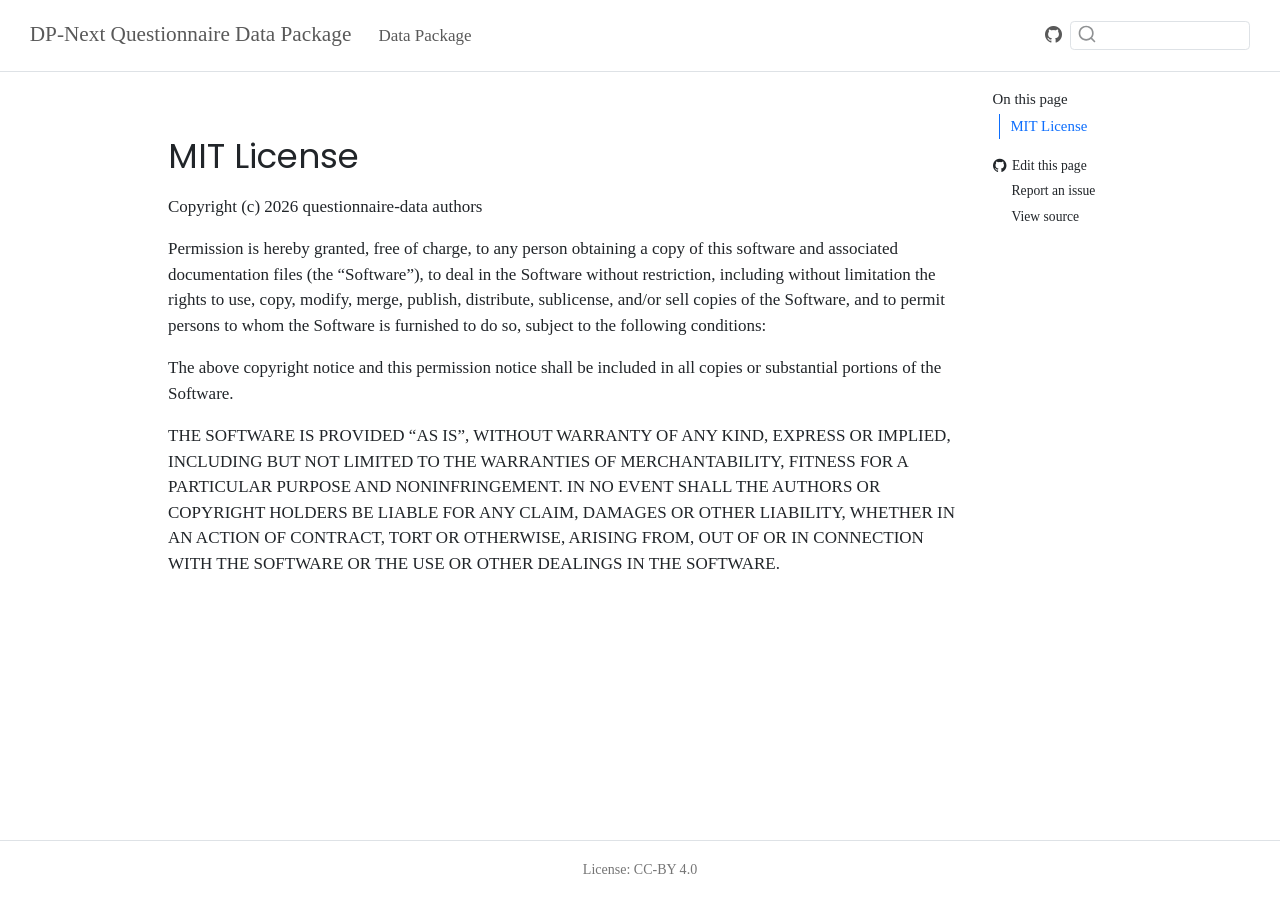
<file: LICENSE-MIT.html>
<!DOCTYPE html>
<html xmlns="http://www.w3.org/1999/xhtml" lang="en" xml:lang="en"><head>

<meta charset="utf-8">
<meta name="generator" content="quarto-1.11.9">

<meta name="viewport" content="width=device-width, initial-scale=1.0, user-scalable=yes">


<title>license-mit – DP-Next Questionnaire Data Package</title>
<style>
/* Default styles provided by pandoc.
** See https://pandoc.org/MANUAL.html#variables-for-html for config info.
*/
span.smallcaps{font-variant: small-caps;}
div.columns{display: flex; gap: 1.5em;}
div.column{flex: auto;}
@media screen {
div.columns{gap: min(4vw, 1.5em);}
div.column{overflow-x: auto;}
}
div.hanging-indent{margin-left: 1.5em; text-indent: -1.5em;}
ul.task-list{list-style: none;}
ul.task-list li input[type="checkbox"] {
  width: 0.8em;
  margin: 0 0.8em 0.2em -1em; /* quarto-specific, see https://github.com/quarto-dev/quarto-cli/issues/4556 */ 
  vertical-align: middle;
}
</style>


<script src="site_libs/quarto-nav/quarto-nav.js"></script>
<script src="site_libs/clipboard/clipboard.min.js"></script>
<script src="site_libs/quarto-search/autocomplete.umd.js"></script>
<script src="site_libs/quarto-search/fuse.min.js"></script>
<script src="site_libs/quarto-search/quarto-search.js"></script>
<meta name="quarto:offset" content="./">
<script src="site_libs/quarto-html/quarto.js" type="module"></script>
<script src="site_libs/quarto-html/tabsets/tabsets.js" type="module"></script>
<script src="site_libs/quarto-html/scrollable-regions/scrollable-regions.js" type="module"></script>
<script src="site_libs/quarto-html/popper.min.js"></script>
<script src="site_libs/quarto-html/tippy.umd.min.js"></script>
<script src="site_libs/quarto-html/anchor.min.js"></script>
<link href="site_libs/quarto-html/tippy.css" rel="stylesheet">
<link href="site_libs/quarto-html/quarto-syntax-highlighting-1f42ef86e7bbcd4ef0935f55bd85d622.css" rel="stylesheet" class="quarto-color-scheme" id="quarto-text-highlighting-styles">
<link href="site_libs/quarto-html/quarto-syntax-highlighting-dark-b2c10e9313c6d05287a68e7950ff1397.css" rel="stylesheet" class="quarto-color-scheme quarto-color-alternate" id="quarto-text-highlighting-styles">
<link href="site_libs/quarto-html/quarto-syntax-highlighting-1f42ef86e7bbcd4ef0935f55bd85d622.css" rel="stylesheet" class="quarto-color-scheme-extra" id="quarto-text-highlighting-styles">
<script src="site_libs/bootstrap/bootstrap.min.js"></script>
<link href="site_libs/bootstrap/bootstrap-icons.css" rel="stylesheet">
<link href="site_libs/bootstrap/bootstrap-b2c022bfadb1a4d458d2b27e2155c07d.min.css" rel="stylesheet" append-hash="true" class="quarto-color-scheme" id="quarto-bootstrap" data-mode="light">
<link href="site_libs/bootstrap/bootstrap-dark-b2c022bfadb1a4d458d2b27e2155c07d.min.css" rel="stylesheet" append-hash="true" class="quarto-color-scheme quarto-color-alternate" id="quarto-bootstrap" data-mode="light">
<link href="site_libs/bootstrap/bootstrap-b2c022bfadb1a4d458d2b27e2155c07d.min.css" rel="stylesheet" append-hash="true" class="quarto-color-scheme-extra" id="quarto-bootstrap" data-mode="light">
<script id="quarto-search-options" type="application/json">{
  "location": "navbar",
  "copy-button": false,
  "collapse-after": 3,
  "panel-placement": "end",
  "type": "textbox",
  "limit": 50,
  "keyboard-shortcut": [
    "f",
    "/",
    "s"
  ],
  "language": {
    "search-no-results-text": "No results",
    "search-matching-documents-text": "matching documents",
    "search-copy-link-title": "Copy link to search",
    "search-hide-matches-text": "Hide additional matches",
    "search-more-match-text": "more match in this document",
    "search-more-matches-text": "more matches in this document",
    "search-clear-button-title": "Clear",
    "search-text-placeholder": "",
    "search-detached-cancel-button-title": "Cancel",
    "search-submit-button-title": "Submit",
    "search-label": "Search"
  }
}</script>


</head>

<body class="nav-fixed quarto-light"><a id="quarto-skip-link" class="visually-hidden-focusable" href="#quarto-document-content">Skip to main content</a>

<div id="quarto-search-results"></div>
  <header id="quarto-header" class="headroom fixed-top">
    <nav class="navbar navbar-expand-lg " data-bs-theme="dark" aria-label="Site">
      <div class="navbar-container container-fluid">
      <div class="navbar-brand-container mx-auto">
    <a class="navbar-brand" href="./index.html">
    <span class="navbar-title">DP-Next Questionnaire Data Package</span>
    </a>
  </div>
          <button class="navbar-toggler" type="button" data-bs-toggle="collapse" data-bs-target="#navbarCollapse" aria-controls="navbarCollapse" aria-expanded="false" aria-label="Toggle navigation" onclick="if (window.quartoToggleHeadroom) { window.quartoToggleHeadroom(); }">
  <span class="navbar-toggler-icon"></span>
</button>
          <div class="collapse navbar-collapse" id="navbarCollapse">
            <ul class="navbar-nav navbar-nav-scroll me-auto">
  <li class="nav-item">
    <a class="nav-link" href="./docs/metadata/index.html"> 
<span class="menu-text">Data Package</span></a>
  </li>  
</ul>
          </div> <!-- /navcollapse -->
            <div class="quarto-navbar-tools">
    <a href="https://github.com/dp-next/questionnaire-data" title="" class="quarto-navigation-tool px-1" aria-label="GitHub icon: Source repository"><i class="bi bi-github"></i></a>
</div>
            <div id="quarto-search" class="" title="Search"></div>
      </div> <!-- /container-fluid -->
    </nav>
</header>
<!-- content -->
<div id="quarto-content" class="quarto-container page-columns page-rows-contents page-layout-article page-navbar">
<!-- sidebar -->
<!-- margin-sidebar -->
    <div id="quarto-margin-sidebar" class="sidebar margin-sidebar">
        <nav id="TOC" role="doc-toc" aria-labelledby="toc-title" class="toc-active">
    <h2 id="toc-title">On this page</h2>
   
  <ul>
  <li><a href="#mit-license" id="toc-mit-license" class="nav-link active" data-scroll-target="#mit-license">MIT License</a></li>
  </ul>
<div class="toc-actions"><ul><li><a href="https://github.com/dp-next/questionnaire-data/edit/main/LICENSE-MIT.md" class="toc-action"><i class="bi bi-github"></i>Edit this page</a></li><li><a href="https://github.com/dp-next/questionnaire-data/issues/new" class="toc-action"><i class="bi empty"></i>Report an issue</a></li><li><a href="https://github.com/dp-next/questionnaire-data/blob/main/LICENSE-MIT.md" class="toc-action"><i class="bi empty"></i>View source</a></li></ul></div></nav>
    </div>
<!-- main -->
<main class="content" id="quarto-document-content" tabindex="-1"><header id="title-block-header" class="quarto-title-block"></header>




<section id="mit-license" class="level1">
<h1>MIT License</h1>
<p>Copyright (c) 2026 questionnaire-data authors</p>
<p>Permission is hereby granted, free of charge, to any person obtaining a copy of this software and associated documentation files (the “Software”), to deal in the Software without restriction, including without limitation the rights to use, copy, modify, merge, publish, distribute, sublicense, and/or sell copies of the Software, and to permit persons to whom the Software is furnished to do so, subject to the following conditions:</p>
<p>The above copyright notice and this permission notice shall be included in all copies or substantial portions of the Software.</p>
<p>THE SOFTWARE IS PROVIDED “AS IS”, WITHOUT WARRANTY OF ANY KIND, EXPRESS OR IMPLIED, INCLUDING BUT NOT LIMITED TO THE WARRANTIES OF MERCHANTABILITY, FITNESS FOR A PARTICULAR PURPOSE AND NONINFRINGEMENT. IN NO EVENT SHALL THE AUTHORS OR COPYRIGHT HOLDERS BE LIABLE FOR ANY CLAIM, DAMAGES OR OTHER LIABILITY, WHETHER IN AN ACTION OF CONTRACT, TORT OR OTHERWISE, ARISING FROM, OUT OF OR IN CONNECTION WITH THE SOFTWARE OR THE USE OR OTHER DEALINGS IN THE SOFTWARE.</p>


</section>

</main> <!-- /main -->
<script id="quarto-html-after-body" type="application/javascript">
  window.document.addEventListener("DOMContentLoaded", function (event) {
    const icon = "";
    const anchorJS = new window.AnchorJS();
    anchorJS.options = {
      placement: 'right',
      icon: icon
    };
    anchorJS.add('.anchored');
    const isCodeAnnotation = (el) => {
      for (const clz of el.classList) {
        if (clz.startsWith('code-annotation-')) {                     
          return true;
        }
      }
      return false;
    }
    const onCopySuccess = function(e) {
      // button target
      const button = e.trigger;
      // don't keep focus
      button.blur();
      // flash "checked"
      button.classList.add('code-copy-button-checked');
      var currentTitle = button.getAttribute("title");
      button.setAttribute("title", "Copied!");
      let tooltip;
      if (window.bootstrap) {
        button.setAttribute("data-bs-toggle", "tooltip");
        button.setAttribute("data-bs-placement", "left");
        button.setAttribute("data-bs-title", "Copied!");
        tooltip = new bootstrap.Tooltip(button, 
          { trigger: "manual", 
            customClass: "code-copy-button-tooltip",
            offset: [0, -8]});
        tooltip.show();    
      }
      setTimeout(function() {
        if (tooltip) {
          tooltip.hide();
          button.removeAttribute("data-bs-title");
          button.removeAttribute("data-bs-toggle");
          button.removeAttribute("data-bs-placement");
        }
        button.setAttribute("title", currentTitle);
        button.classList.remove('code-copy-button-checked');
      }, 1000);
      // clear code selection
      e.clearSelection();
    }
    const getTextToCopy = function(trigger) {
      const outerScaffold = trigger.parentElement.cloneNode(true);
      const codeEl = outerScaffold.querySelector('code');
      for (const childEl of codeEl.children) {
        if (isCodeAnnotation(childEl)) {
          childEl.remove();
        }
      }
      return codeEl.innerText;
    }
    const clipboard = new window.ClipboardJS('.code-copy-button:not([data-in-quarto-modal])', {
      text: getTextToCopy
    });
    clipboard.on('success', onCopySuccess);
    if (window.document.getElementById('quarto-embedded-source-code-modal')) {
      const clipboardModal = new window.ClipboardJS('.code-copy-button[data-in-quarto-modal]', {
        text: getTextToCopy,
        container: window.document.getElementById('quarto-embedded-source-code-modal')
      });
      clipboardModal.on('success', onCopySuccess);
    }
      var localhostRegex = new RegExp(/^(?:http|https):\/\/localhost\:?[0-9]*\//);
      var mailtoRegex = new RegExp(/^mailto:/);
        var filterRegex = new RegExp("https:\/\/dp-next\.github\.io\/questionnaire-data");
      var isInternal = (href) => {
          return filterRegex.test(href) || localhostRegex.test(href) || mailtoRegex.test(href);
      }
      // Inspect non-navigation links and adorn them if external
      window.quartoDecorateExternalLinks = function (root) {
     var links = (root || window.document).querySelectorAll('a[href]:not(.nav-link):not(.navbar-brand):not(.toc-action):not(.sidebar-link):not(.sidebar-item-toggle):not(.pagination-link):not(.no-external):not([aria-hidden]):not(.dropdown-item):not(.quarto-navigation-tool):not(.about-link)');
      for (var i=0; i<links.length; i++) {
        const link = links[i];
        if (!isInternal(link.href)) {
          // undo the damage that might have been done by quarto-nav.js in the case of
          // links that we want to consider external
          if (link.dataset.originalHref !== undefined) {
            link.href = link.dataset.originalHref;
          }
          if (!link.classList.contains('no-external-icon')) {
          }
        }
      }
      };
      window.quartoDecorateExternalLinks(window.document);
    // Esc closes the popup (WCAG 1.4.13) and focus leaving both trigger and
    // popup closes it (WCAG 2.4.11); tippy handles neither for interactive popups.
    const hideOnEscAndFocusOut = {
      name: 'hideOnEscAndFocusOut',
      defaultValue: true,
      fn(instance) {
        const dismiss = () => {
          // A show scheduled by the trigger delay would otherwise reopen it
          instance.clearDelayTimeouts();
          instance.hide();
        };
        const onKeyDown = (event) => {
          if (event.key !== 'Escape') {
            return;
          }
          // Keep Esc from also reaching page handlers (e.g. reveal.js overview),
          // except an open reveal.js slide menu, which Esc should close too.
          // The menu handles keys only when its keyboard option is on.
          const menuHandlesEsc = window.Reveal?.getPlugin?.('menu')?.isOpen() &&
            window.Reveal.getConfig().menu?.keyboard !== false;
          if (!menuHandlesEsc) {
            event.stopPropagation();
          }
          if (instance.popper.contains(window.document.activeElement)) {
            // Disabled while refocusing so the focus trigger does not reopen it
            instance.disable();
            instance.reference.focus();
            instance.enable();
          }
          dismiss();
        };
        const onFocusOut = (event) => {
          const target = event.relatedTarget;
          if (target && !instance.reference.contains(target) &&
              !instance.popper.contains(target)) {
            dismiss();
          }
        };
        // On the trigger too: a click trigger (code-annotations: select) has no
        // blur handling. Attached for the instance's lifetime so leaving the
        // trigger also cancels a show still pending on the trigger delay.
        instance.reference.addEventListener('focusout', onFocusOut);
        return {
          onShow() {
            window.document.addEventListener('keydown', onKeyDown, true);
            instance.popper.addEventListener('focusout', onFocusOut);
          },
          onHide() {
            window.document.removeEventListener('keydown', onKeyDown, true);
            instance.popper.removeEventListener('focusout', onFocusOut);
          },
          onDestroy() {
            instance.reference.removeEventListener('focusout', onFocusOut);
          },
        };
      },
    };
    function tippyHover(el, contentFn, onTriggerFn, onUntriggerFn) {
      const config = {
        allowHTML: true,
        maxWidth: 500,
        delay: 100,
        arrow: false,
        appendTo: function(el) {
            return el.parentElement;
        },
        interactive: true,
        interactiveBorder: 10,
        theme: 'quarto',
        placement: 'bottom-start',
        plugins: [hideOnEscAndFocusOut],
      };
      if (contentFn) {
        config.content = contentFn;
      }
      if (onTriggerFn) {
        config.onTrigger = onTriggerFn;
      }
      if (onUntriggerFn) {
        config.onUntrigger = onUntriggerFn;
      }
      window.tippy(el, config); 
    }
    const noterefs = window.document.querySelectorAll('a[role="doc-noteref"]');
    for (var i=0; i<noterefs.length; i++) {
      const ref = noterefs[i];
      tippyHover(ref, function() {
        // use id or data attribute instead here
        let href = ref.getAttribute('data-footnote-href') || ref.getAttribute('href');
        try { href = new URL(href).hash; } catch {}
        const id = href.replace(/^#\/?/, "");
        const note = window.document.getElementById(id);
        if (note) {
          return note.innerHTML;
        } else {
          return "";
        }
      });
    }
    const xrefs = window.document.querySelectorAll('a.quarto-xref');
    const processXRef = (id, note) => {
      // Strip column container classes
      const stripColumnClz = (el) => {
        el.classList.remove("page-full", "page-columns");
        if (el.children) {
          for (const child of el.children) {
            stripColumnClz(child);
          }
        }
      }
      stripColumnClz(note)
      if (id === null || id.startsWith('sec-')) {
        // Special case sections, only their first couple elements
        const container = document.createElement("div");
        if (note.children && note.children.length > 2) {
          container.appendChild(note.children[0].cloneNode(true));
          for (let i = 1; i < note.children.length; i++) {
            const child = note.children[i];
            if (child.tagName === "P" && child.innerText === "") {
              continue;
            } else {
              container.appendChild(child.cloneNode(true));
              break;
            }
          }
          if (window.Quarto?.typesetMath) {
            window.Quarto.typesetMath(container);
          }
          return container.innerHTML
        } else {
          if (window.Quarto?.typesetMath) {
            window.Quarto.typesetMath(note);
          }
          return note.innerHTML;
        }
      } else {
        // Remove any anchor links if they are present
        const anchorLink = note.querySelector('a.anchorjs-link');
        if (anchorLink) {
          anchorLink.remove();
        }
        if (window.Quarto?.typesetMath) {
          window.Quarto.typesetMath(note);
        }
        if (note.classList.contains("callout")) {
          return note.outerHTML;
        } else {
          return note.innerHTML;
        }
      }
    }
    for (var i=0; i<xrefs.length; i++) {
      const xref = xrefs[i];
      tippyHover(xref, undefined, function(instance) {
        instance.disable();
        let url = xref.getAttribute('href');
        let hash = undefined; 
        if (url.startsWith('#')) {
          hash = url;
        } else {
          try { hash = new URL(url).hash; } catch {}
        }
        if (hash) {
          const id = hash.replace(/^#\/?/, "");
          const note = window.document.getElementById(id);
          if (note !== null) {
            try {
              const html = processXRef(id, note.cloneNode(true));
              instance.setContent(html);
            } finally {
              instance.enable();
              instance.show();
            }
          } else {
            // See if we can fetch this
            fetch(url.split('#')[0])
            .then(res => res.text())
            .then(html => {
              const parser = new DOMParser();
              const htmlDoc = parser.parseFromString(html, "text/html");
              const note = htmlDoc.getElementById(id);
              if (note !== null) {
                const html = processXRef(id, note);
                instance.setContent(html);
              } 
            }).finally(() => {
              instance.enable();
              instance.show();
            });
          }
        } else {
          // See if we can fetch a full url (with no hash to target)
          // This is a special case and we should probably do some content thinning / targeting
          fetch(url)
          .then(res => res.text())
          .then(html => {
            const parser = new DOMParser();
            const htmlDoc = parser.parseFromString(html, "text/html");
            const note = htmlDoc.querySelector('main.content');
            if (note !== null) {
              // This should only happen for chapter cross references
              // (since there is no id in the URL)
              // remove the first header
              if (note.children.length > 0 && note.children[0].tagName === "HEADER") {
                note.children[0].remove();
              }
              const html = processXRef(null, note);
              instance.setContent(html);
            } 
          }).finally(() => {
            instance.enable();
            instance.show();
          });
        }
      }, function(instance) {
      });
    }
        let selectedAnnoteEl;
        const selectorForAnnotation = ( cell, annotation) => {
          let cellAttr = 'data-code-cell="' + cell + '"';
          let lineAttr = 'data-code-annotation="' +  annotation + '"';
          const selector = 'span[' + cellAttr + '][' + lineAttr + ']';
          return selector;
        }
        const selectCodeLines = (annoteEl) => {
          const doc = window.document;
          const targetCell = annoteEl.getAttribute("data-target-cell");
          const targetAnnotation = annoteEl.getAttribute("data-target-annotation");
          const annoteSpan = window.document.querySelector(selectorForAnnotation(targetCell, targetAnnotation));
          const lines = annoteSpan.getAttribute("data-code-lines").split(",");
          const lineIds = lines.map((line) => {
            return targetCell + "-" + line;
          })
          // Each band is positioned against its own containing block, which is
          // not the offsetParent of the lines, so place it from client rects.
          const placeBand = (band, firstEl, lastEl, codeBlock) => {
            const container = band.offsetParent;
            if (container === null) {
              return;
            }
            const containerRect = container.getBoundingClientRect();
            // Reveal.js scales slides with a transform, so convert client
            // pixels back to the CSS pixels of the container.
            const scale = containerRect.height / container.offsetHeight || 1;
            const firstRect = firstEl.getBoundingClientRect();
            const lastRect = lastEl.getBoundingClientRect();
            const top = (firstRect.top - containerRect.top) / scale - container.clientTop + container.scrollTop;
            const height = (lastRect.bottom - firstRect.top) / scale;
            band.style.top = top - 2 + "px";
            band.style.height = height + 4 + "px";
            if (codeBlock) {
              // Without the copy button wrapper, the containing block is wider
              // than the code block, so span the code block explicitly.
              const blockRect = codeBlock.getBoundingClientRect();
              band.style.left = (blockRect.left - containerRect.left) / scale - container.clientLeft + container.scrollLeft + "px";
              band.style.width = blockRect.width / scale + "px";
            }
          };
          if (lineIds.length > 0) {
            const el = window.document.getElementById(lineIds[0]);
            const lastEl = window.document.getElementById(lineIds[lineIds.length - 1]);
            const parent = el.parentElement.parentElement;
            // cook up a div (if necessary) and position it
            let div = window.document.getElementById("code-annotation-line-highlight");
            if (div === null) {
              div = window.document.createElement("div");
              div.setAttribute("id", "code-annotation-line-highlight");
              div.style.position = 'absolute';
              parent.appendChild(div);
            }
            placeBand(div, el, lastEl, parent.closest("div.sourceCode") || parent);
            let gutterDiv = window.document.getElementById("code-annotation-line-highlight-gutter");
            if (gutterDiv === null) {
              gutterDiv = window.document.createElement("div");
              gutterDiv.setAttribute("id", "code-annotation-line-highlight-gutter");
              gutterDiv.style.position = 'absolute';
              const codeCell = window.document.getElementById(targetCell);
              const gutter = codeCell.querySelector('.code-annotation-gutter');
              gutter.appendChild(gutterDiv);
            }
            placeBand(gutterDiv, el, lastEl);
            selectedAnnoteEl = annoteEl;
          }
        };
        const unselectCodeLines = () => {
          const elementsIds = ["code-annotation-line-highlight", "code-annotation-line-highlight-gutter"];
          elementsIds.forEach((elId) => {
            const div = window.document.getElementById(elId);
            if (div) {
              div.remove();
            }
          });
          selectedAnnoteEl = undefined;
        };
          // Handle positioning of the toggle
      window.addEventListener(
        "resize",
        throttle(() => {
          elRect = undefined;
          if (selectedAnnoteEl) {
            selectCodeLines(selectedAnnoteEl);
          }
        }, 10)
      );
      function throttle(fn, ms) {
      let throttle = false;
      let timer;
        return (...args) => {
          if(!throttle) { // first call gets through
              fn.apply(this, args);
              throttle = true;
          } else { // all the others get throttled
              if(timer) clearTimeout(timer); // cancel #2
              timer = setTimeout(() => {
                fn.apply(this, args);
                timer = throttle = false;
              }, ms);
          }
        };
      }
        // Attach click handler to the DT
        const annoteDls = window.document.querySelectorAll('dt[data-target-cell]');
        for (const annoteDlNode of annoteDls) {
          annoteDlNode.addEventListener('click', (event) => {
            const clickedEl = event.target;
            if (clickedEl !== selectedAnnoteEl) {
              unselectCodeLines();
              const activeEl = window.document.querySelector('dt[data-target-cell].code-annotation-active');
              if (activeEl) {
                activeEl.classList.remove('code-annotation-active');
              }
              selectCodeLines(clickedEl);
              clickedEl.classList.add('code-annotation-active');
            } else {
              // Unselect the line
              unselectCodeLines();
              clickedEl.classList.remove('code-annotation-active');
            }
          });
        }
    const findCites = (el) => {
      const parentEl = el.parentElement;
      if (parentEl) {
        const cites = parentEl.dataset.cites;
        if (cites) {
          return {
            el,
            cites: cites.split(' ')
          };
        } else {
          return findCites(el.parentElement)
        }
      } else {
        return undefined;
      }
    };
    var bibliorefs = window.document.querySelectorAll('a[role="doc-biblioref"]');
    for (var i=0; i<bibliorefs.length; i++) {
      const ref = bibliorefs[i];
      const citeInfo = findCites(ref);
      if (citeInfo) {
        tippyHover(citeInfo.el, function() {
          var popup = window.document.createElement('div');
          citeInfo.cites.forEach(function(cite) {
            var citeDiv = window.document.createElement('div');
            citeDiv.classList.add('hanging-indent');
            citeDiv.classList.add('csl-entry');
            var biblioDiv = window.document.getElementById('ref-' + cite);
            if (biblioDiv) {
              citeDiv.innerHTML = biblioDiv.innerHTML;
            }
            popup.appendChild(citeDiv);
          });
          return popup.innerHTML;
        });
      }
    }
  });
  </script>
  <script type="application/javascript">
  window.quartoScrollableRegionsLabels = {"code":"Scrollable code","output":"Scrollable output"};
  </script>
</div> <!-- /content -->
<footer class="footer">
  <div class="nav-footer">
    <div class="nav-footer-left">
      &nbsp;
    </div>   
    <div class="nav-footer-center">
      <ul class="footer-items list-unstyled">
    <li class="nav-item">
 License: CC-BY 4.0
  </li>  
</ul>
    <div class="toc-actions d-sm-block d-md-none"><ul><li><a href="https://github.com/dp-next/questionnaire-data/edit/main/LICENSE-MIT.md" class="toc-action"><i class="bi bi-github"></i>Edit this page</a></li><li><a href="https://github.com/dp-next/questionnaire-data/issues/new" class="toc-action"><i class="bi empty"></i>Report an issue</a></li><li><a href="https://github.com/dp-next/questionnaire-data/blob/main/LICENSE-MIT.md" class="toc-action"><i class="bi empty"></i>View source</a></li></ul></div></div>
    <div class="nav-footer-right">
      &nbsp;
    </div>
  </div>
</footer>




</body></html>
</file>
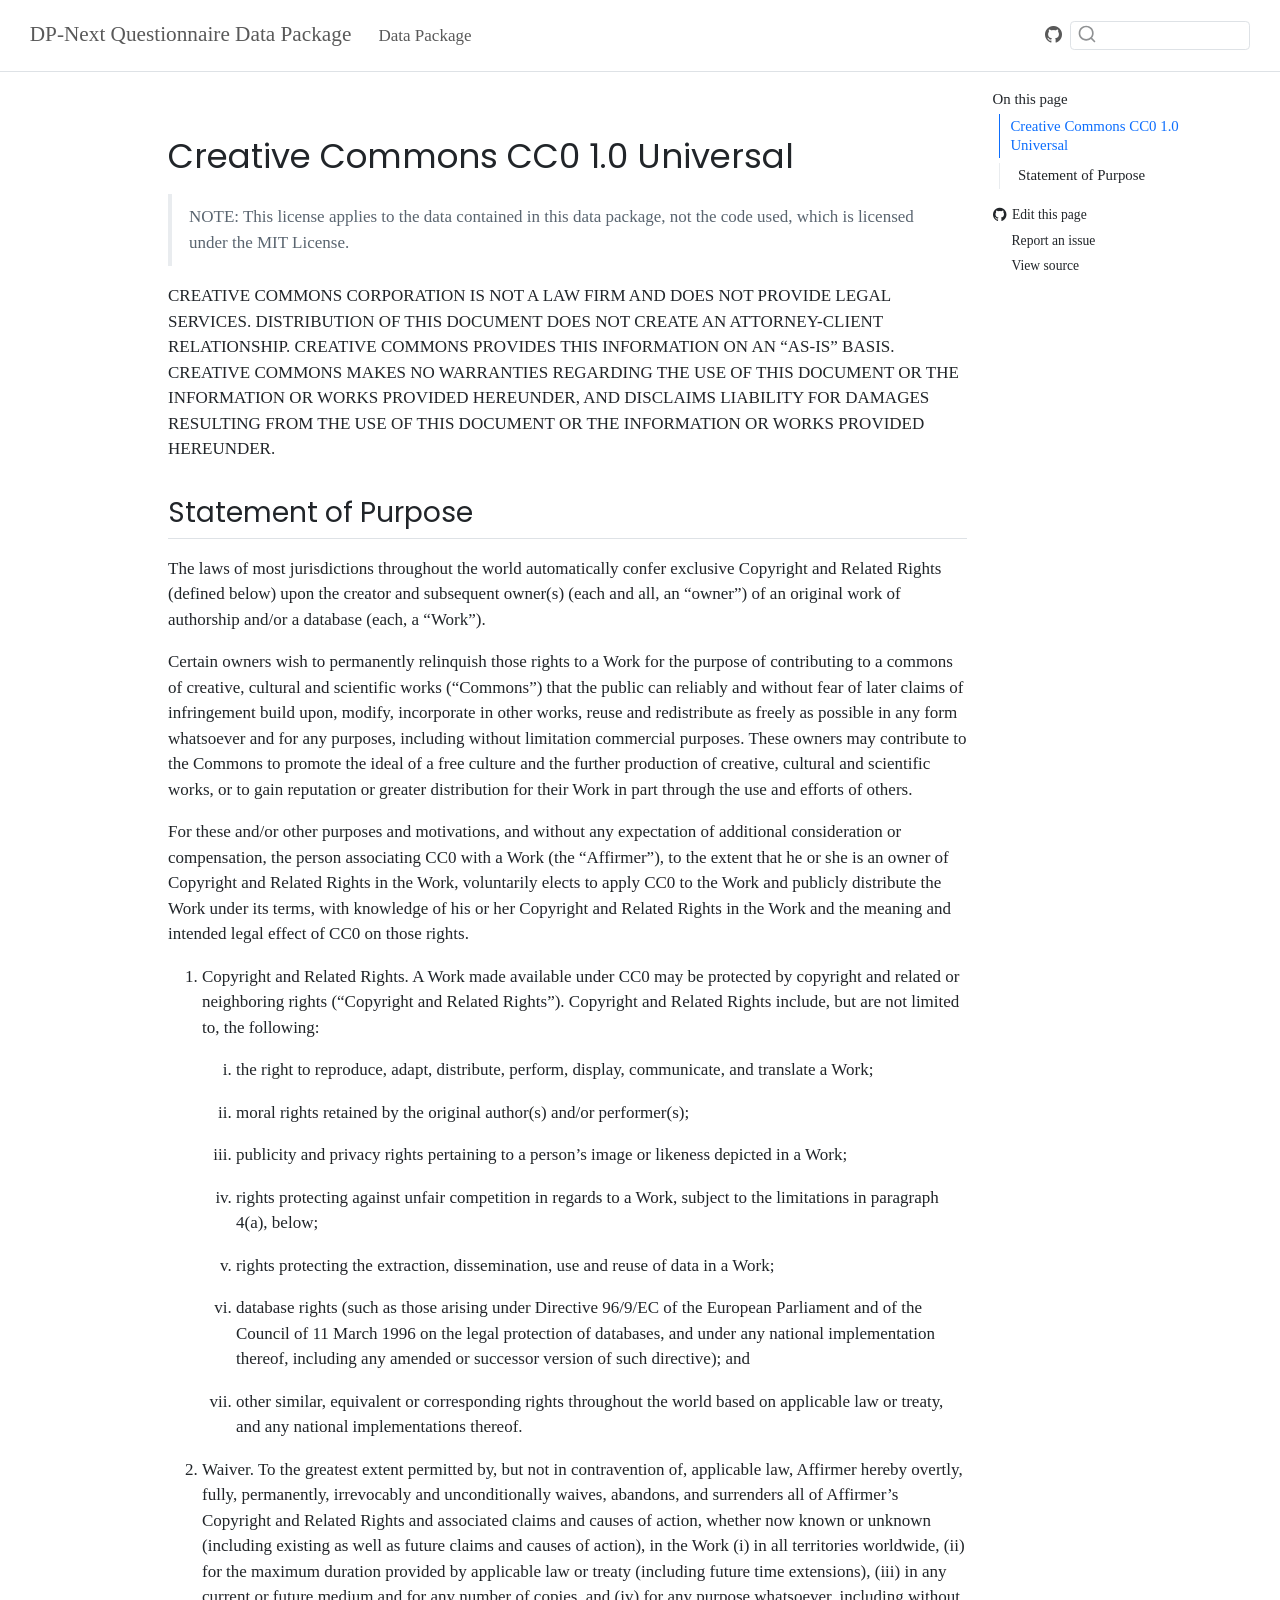
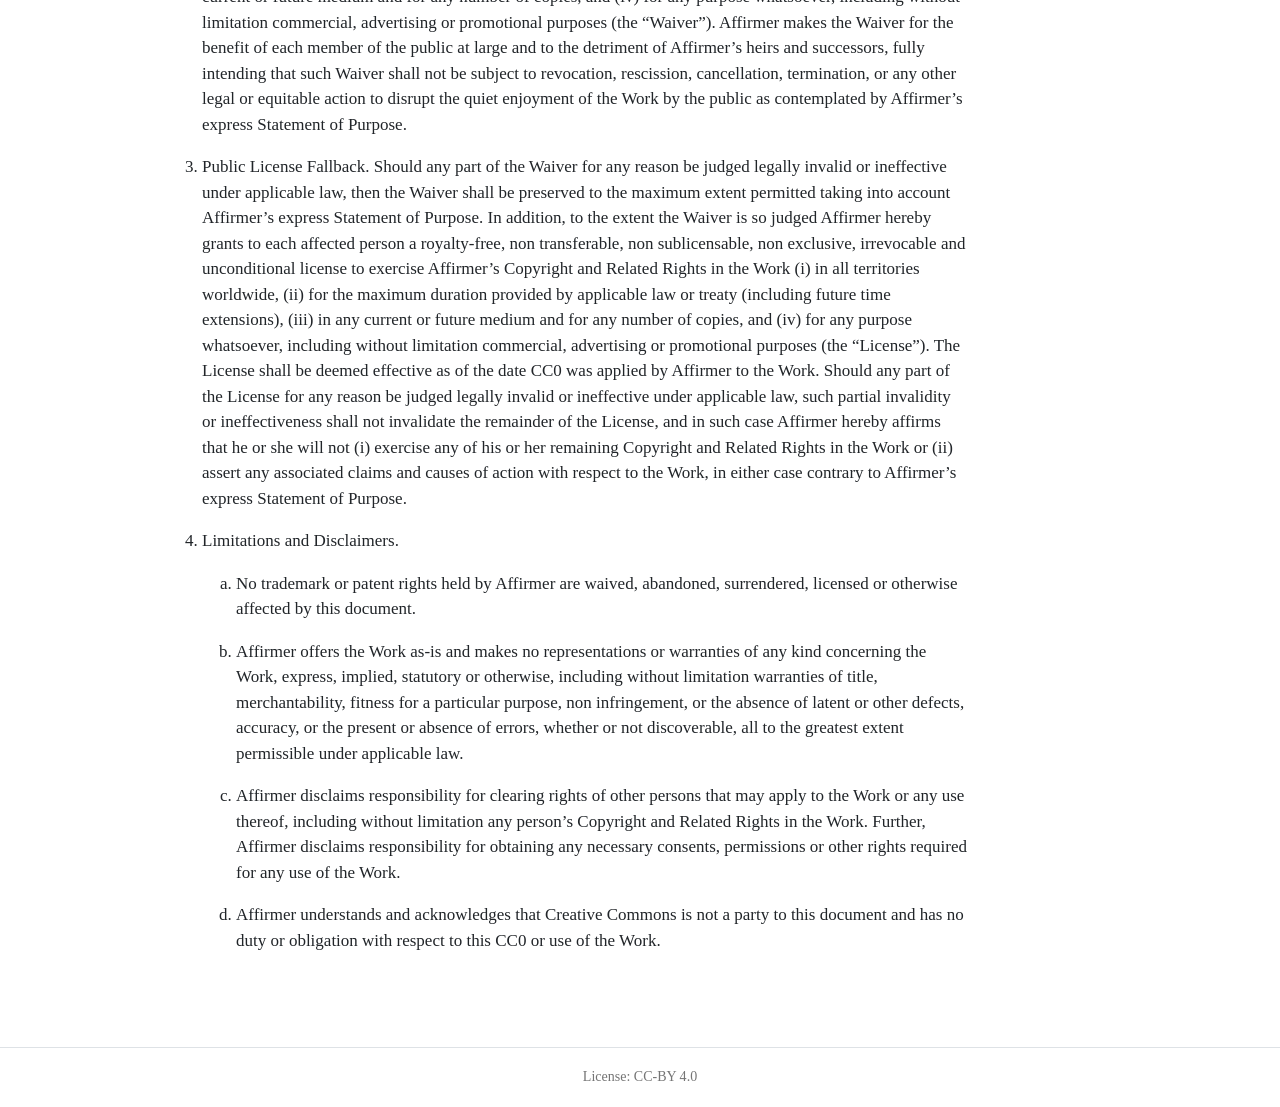
<file: LICENSE.html>
<!DOCTYPE html>
<html xmlns="http://www.w3.org/1999/xhtml" lang="en" xml:lang="en"><head>

<meta charset="utf-8">
<meta name="generator" content="quarto-1.11.9">

<meta name="viewport" content="width=device-width, initial-scale=1.0, user-scalable=yes">


<title>license – DP-Next Questionnaire Data Package</title>
<style>
/* Default styles provided by pandoc.
** See https://pandoc.org/MANUAL.html#variables-for-html for config info.
*/
span.smallcaps{font-variant: small-caps;}
div.columns{display: flex; gap: 1.5em;}
div.column{flex: auto;}
@media screen {
div.columns{gap: min(4vw, 1.5em);}
div.column{overflow-x: auto;}
}
div.hanging-indent{margin-left: 1.5em; text-indent: -1.5em;}
ul.task-list{list-style: none;}
ul.task-list li input[type="checkbox"] {
  width: 0.8em;
  margin: 0 0.8em 0.2em -1em; /* quarto-specific, see https://github.com/quarto-dev/quarto-cli/issues/4556 */ 
  vertical-align: middle;
}
</style>


<script src="site_libs/quarto-nav/quarto-nav.js"></script>
<script src="site_libs/clipboard/clipboard.min.js"></script>
<script src="site_libs/quarto-search/autocomplete.umd.js"></script>
<script src="site_libs/quarto-search/fuse.min.js"></script>
<script src="site_libs/quarto-search/quarto-search.js"></script>
<meta name="quarto:offset" content="./">
<script src="site_libs/quarto-html/quarto.js" type="module"></script>
<script src="site_libs/quarto-html/tabsets/tabsets.js" type="module"></script>
<script src="site_libs/quarto-html/scrollable-regions/scrollable-regions.js" type="module"></script>
<script src="site_libs/quarto-html/popper.min.js"></script>
<script src="site_libs/quarto-html/tippy.umd.min.js"></script>
<script src="site_libs/quarto-html/anchor.min.js"></script>
<link href="site_libs/quarto-html/tippy.css" rel="stylesheet">
<link href="site_libs/quarto-html/quarto-syntax-highlighting-1f42ef86e7bbcd4ef0935f55bd85d622.css" rel="stylesheet" class="quarto-color-scheme" id="quarto-text-highlighting-styles">
<link href="site_libs/quarto-html/quarto-syntax-highlighting-dark-b2c10e9313c6d05287a68e7950ff1397.css" rel="stylesheet" class="quarto-color-scheme quarto-color-alternate" id="quarto-text-highlighting-styles">
<link href="site_libs/quarto-html/quarto-syntax-highlighting-1f42ef86e7bbcd4ef0935f55bd85d622.css" rel="stylesheet" class="quarto-color-scheme-extra" id="quarto-text-highlighting-styles">
<script src="site_libs/bootstrap/bootstrap.min.js"></script>
<link href="site_libs/bootstrap/bootstrap-icons.css" rel="stylesheet">
<link href="site_libs/bootstrap/bootstrap-b2c022bfadb1a4d458d2b27e2155c07d.min.css" rel="stylesheet" append-hash="true" class="quarto-color-scheme" id="quarto-bootstrap" data-mode="light">
<link href="site_libs/bootstrap/bootstrap-dark-b2c022bfadb1a4d458d2b27e2155c07d.min.css" rel="stylesheet" append-hash="true" class="quarto-color-scheme quarto-color-alternate" id="quarto-bootstrap" data-mode="light">
<link href="site_libs/bootstrap/bootstrap-b2c022bfadb1a4d458d2b27e2155c07d.min.css" rel="stylesheet" append-hash="true" class="quarto-color-scheme-extra" id="quarto-bootstrap" data-mode="light">
<script id="quarto-search-options" type="application/json">{
  "location": "navbar",
  "copy-button": false,
  "collapse-after": 3,
  "panel-placement": "end",
  "type": "textbox",
  "limit": 50,
  "keyboard-shortcut": [
    "f",
    "/",
    "s"
  ],
  "language": {
    "search-no-results-text": "No results",
    "search-matching-documents-text": "matching documents",
    "search-copy-link-title": "Copy link to search",
    "search-hide-matches-text": "Hide additional matches",
    "search-more-match-text": "more match in this document",
    "search-more-matches-text": "more matches in this document",
    "search-clear-button-title": "Clear",
    "search-text-placeholder": "",
    "search-detached-cancel-button-title": "Cancel",
    "search-submit-button-title": "Submit",
    "search-label": "Search"
  }
}</script>


</head>

<body class="nav-fixed quarto-light"><a id="quarto-skip-link" class="visually-hidden-focusable" href="#quarto-document-content">Skip to main content</a>

<div id="quarto-search-results"></div>
  <header id="quarto-header" class="headroom fixed-top">
    <nav class="navbar navbar-expand-lg " data-bs-theme="dark" aria-label="Site">
      <div class="navbar-container container-fluid">
      <div class="navbar-brand-container mx-auto">
    <a class="navbar-brand" href="./index.html">
    <span class="navbar-title">DP-Next Questionnaire Data Package</span>
    </a>
  </div>
          <button class="navbar-toggler" type="button" data-bs-toggle="collapse" data-bs-target="#navbarCollapse" aria-controls="navbarCollapse" aria-expanded="false" aria-label="Toggle navigation" onclick="if (window.quartoToggleHeadroom) { window.quartoToggleHeadroom(); }">
  <span class="navbar-toggler-icon"></span>
</button>
          <div class="collapse navbar-collapse" id="navbarCollapse">
            <ul class="navbar-nav navbar-nav-scroll me-auto">
  <li class="nav-item">
    <a class="nav-link" href="./docs/metadata/index.html"> 
<span class="menu-text">Data Package</span></a>
  </li>  
</ul>
          </div> <!-- /navcollapse -->
            <div class="quarto-navbar-tools">
    <a href="https://github.com/dp-next/questionnaire-data" title="" class="quarto-navigation-tool px-1" aria-label="GitHub icon: Source repository"><i class="bi bi-github"></i></a>
</div>
            <div id="quarto-search" class="" title="Search"></div>
      </div> <!-- /container-fluid -->
    </nav>
</header>
<!-- content -->
<div id="quarto-content" class="quarto-container page-columns page-rows-contents page-layout-article page-navbar">
<!-- sidebar -->
<!-- margin-sidebar -->
    <div id="quarto-margin-sidebar" class="sidebar margin-sidebar">
        <nav id="TOC" role="doc-toc" aria-labelledby="toc-title" class="toc-active">
    <h2 id="toc-title">On this page</h2>
   
  <ul>
  <li><a href="#creative-commons-cc0-1.0-universal" id="toc-creative-commons-cc0-1.0-universal" class="nav-link active" data-scroll-target="#creative-commons-cc0-1.0-universal">Creative Commons CC0 1.0 Universal</a>
  <ul class="collapse">
  <li><a href="#statement-of-purpose" id="toc-statement-of-purpose" class="nav-link" data-scroll-target="#statement-of-purpose">Statement of Purpose</a></li>
  </ul></li>
  </ul>
<div class="toc-actions"><ul><li><a href="https://github.com/dp-next/questionnaire-data/edit/main/LICENSE.md" class="toc-action"><i class="bi bi-github"></i>Edit this page</a></li><li><a href="https://github.com/dp-next/questionnaire-data/issues/new" class="toc-action"><i class="bi empty"></i>Report an issue</a></li><li><a href="https://github.com/dp-next/questionnaire-data/blob/main/LICENSE.md" class="toc-action"><i class="bi empty"></i>View source</a></li></ul></div></nav>
    </div>
<!-- main -->
<main class="content" id="quarto-document-content" tabindex="-1"><header id="title-block-header" class="quarto-title-block"></header>




<section id="creative-commons-cc0-1.0-universal" class="level1">
<h1>Creative Commons CC0 1.0 Universal</h1>
<blockquote class="blockquote">
<p>NOTE: This license applies to the data contained in this data package, not the code used, which is licensed under the MIT License.</p>
</blockquote>
<p>CREATIVE COMMONS CORPORATION IS NOT A LAW FIRM AND DOES NOT PROVIDE LEGAL SERVICES. DISTRIBUTION OF THIS DOCUMENT DOES NOT CREATE AN ATTORNEY-CLIENT RELATIONSHIP. CREATIVE COMMONS PROVIDES THIS INFORMATION ON AN “AS-IS” BASIS. CREATIVE COMMONS MAKES NO WARRANTIES REGARDING THE USE OF THIS DOCUMENT OR THE INFORMATION OR WORKS PROVIDED HEREUNDER, AND DISCLAIMS LIABILITY FOR DAMAGES RESULTING FROM THE USE OF THIS DOCUMENT OR THE INFORMATION OR WORKS PROVIDED HEREUNDER.</p>
<section id="statement-of-purpose" class="level2">
<h2 class="anchored" data-anchor-id="statement-of-purpose">Statement of Purpose</h2>
<p>The laws of most jurisdictions throughout the world automatically confer exclusive Copyright and Related Rights (defined below) upon the creator and subsequent owner(s) (each and all, an “owner”) of an original work of authorship and/or a database (each, a “Work”).</p>
<p>Certain owners wish to permanently relinquish those rights to a Work for the purpose of contributing to a commons of creative, cultural and scientific works (“Commons”) that the public can reliably and without fear of later claims of infringement build upon, modify, incorporate in other works, reuse and redistribute as freely as possible in any form whatsoever and for any purposes, including without limitation commercial purposes. These owners may contribute to the Commons to promote the ideal of a free culture and the further production of creative, cultural and scientific works, or to gain reputation or greater distribution for their Work in part through the use and efforts of others.</p>
<p>For these and/or other purposes and motivations, and without any expectation of additional consideration or compensation, the person associating CC0 with a Work (the “Affirmer”), to the extent that he or she is an owner of Copyright and Related Rights in the Work, voluntarily elects to apply CC0 to the Work and publicly distribute the Work under its terms, with knowledge of his or her Copyright and Related Rights in the Work and the meaning and intended legal effect of CC0 on those rights.</p>
<ol type="1">
<li><p><strong>Copyright and Related Rights.</strong> A Work made available under CC0 may be protected by copyright and related or neighboring rights (“Copyright and Related Rights”). Copyright and Related Rights include, but are not limited to, the following:</p>
<ol type="i">
<li><p>the right to reproduce, adapt, distribute, perform, display, communicate, and translate a Work;</p></li>
<li><p>moral rights retained by the original author(s) and/or performer(s);</p></li>
<li><p>publicity and privacy rights pertaining to a person’s image or likeness depicted in a Work;</p></li>
<li><p>rights protecting against unfair competition in regards to a Work, subject to the limitations in paragraph 4(a), below;</p></li>
<li><p>rights protecting the extraction, dissemination, use and reuse of data in a Work;</p></li>
<li><p>database rights (such as those arising under Directive 96/9/EC of the European Parliament and of the Council of 11 March 1996 on the legal protection of databases, and under any national implementation thereof, including any amended or successor version of such directive); and</p></li>
<li><p>other similar, equivalent or corresponding rights throughout the world based on applicable law or treaty, and any national implementations thereof.</p></li>
</ol></li>
<li><p><strong>Waiver.</strong> To the greatest extent permitted by, but not in contravention of, applicable law, Affirmer hereby overtly, fully, permanently, irrevocably and unconditionally waives, abandons, and surrenders all of Affirmer’s Copyright and Related Rights and associated claims and causes of action, whether now known or unknown (including existing as well as future claims and causes of action), in the Work (i) in all territories worldwide, (ii) for the maximum duration provided by applicable law or treaty (including future time extensions), (iii) in any current or future medium and for any number of copies, and (iv) for any purpose whatsoever, including without limitation commercial, advertising or promotional purposes (the “Waiver”). Affirmer makes the Waiver for the benefit of each member of the public at large and to the detriment of Affirmer’s heirs and successors, fully intending that such Waiver shall not be subject to revocation, rescission, cancellation, termination, or any other legal or equitable action to disrupt the quiet enjoyment of the Work by the public as contemplated by Affirmer’s express Statement of Purpose.</p></li>
<li><p><strong>Public License Fallback.</strong> Should any part of the Waiver for any reason be judged legally invalid or ineffective under applicable law, then the Waiver shall be preserved to the maximum extent permitted taking into account Affirmer’s express Statement of Purpose. In addition, to the extent the Waiver is so judged Affirmer hereby grants to each affected person a royalty-free, non transferable, non sublicensable, non exclusive, irrevocable and unconditional license to exercise Affirmer’s Copyright and Related Rights in the Work (i) in all territories worldwide, (ii) for the maximum duration provided by applicable law or treaty (including future time extensions), (iii) in any current or future medium and for any number of copies, and (iv) for any purpose whatsoever, including without limitation commercial, advertising or promotional purposes (the “License”). The License shall be deemed effective as of the date CC0 was applied by Affirmer to the Work. Should any part of the License for any reason be judged legally invalid or ineffective under applicable law, such partial invalidity or ineffectiveness shall not invalidate the remainder of the License, and in such case Affirmer hereby affirms that he or she will not (i) exercise any of his or her remaining Copyright and Related Rights in the Work or (ii) assert any associated claims and causes of action with respect to the Work, in either case contrary to Affirmer’s express Statement of Purpose.</p></li>
<li><p><strong>Limitations and Disclaimers.</strong></p>
<ol type="a">
<li><p>No trademark or patent rights held by Affirmer are waived, abandoned, surrendered, licensed or otherwise affected by this document.</p></li>
<li><p>Affirmer offers the Work as-is and makes no representations or warranties of any kind concerning the Work, express, implied, statutory or otherwise, including without limitation warranties of title, merchantability, fitness for a particular purpose, non infringement, or the absence of latent or other defects, accuracy, or the present or absence of errors, whether or not discoverable, all to the greatest extent permissible under applicable law.</p></li>
<li><p>Affirmer disclaims responsibility for clearing rights of other persons that may apply to the Work or any use thereof, including without limitation any person’s Copyright and Related Rights in the Work. Further, Affirmer disclaims responsibility for obtaining any necessary consents, permissions or other rights required for any use of the Work.</p></li>
<li><p>Affirmer understands and acknowledges that Creative Commons is not a party to this document and has no duty or obligation with respect to this CC0 or use of the Work.</p></li>
</ol></li>
</ol>


</section>
</section>

</main> <!-- /main -->
<script id="quarto-html-after-body" type="application/javascript">
  window.document.addEventListener("DOMContentLoaded", function (event) {
    const icon = "";
    const anchorJS = new window.AnchorJS();
    anchorJS.options = {
      placement: 'right',
      icon: icon
    };
    anchorJS.add('.anchored');
    const isCodeAnnotation = (el) => {
      for (const clz of el.classList) {
        if (clz.startsWith('code-annotation-')) {                     
          return true;
        }
      }
      return false;
    }
    const onCopySuccess = function(e) {
      // button target
      const button = e.trigger;
      // don't keep focus
      button.blur();
      // flash "checked"
      button.classList.add('code-copy-button-checked');
      var currentTitle = button.getAttribute("title");
      button.setAttribute("title", "Copied!");
      let tooltip;
      if (window.bootstrap) {
        button.setAttribute("data-bs-toggle", "tooltip");
        button.setAttribute("data-bs-placement", "left");
        button.setAttribute("data-bs-title", "Copied!");
        tooltip = new bootstrap.Tooltip(button, 
          { trigger: "manual", 
            customClass: "code-copy-button-tooltip",
            offset: [0, -8]});
        tooltip.show();    
      }
      setTimeout(function() {
        if (tooltip) {
          tooltip.hide();
          button.removeAttribute("data-bs-title");
          button.removeAttribute("data-bs-toggle");
          button.removeAttribute("data-bs-placement");
        }
        button.setAttribute("title", currentTitle);
        button.classList.remove('code-copy-button-checked');
      }, 1000);
      // clear code selection
      e.clearSelection();
    }
    const getTextToCopy = function(trigger) {
      const outerScaffold = trigger.parentElement.cloneNode(true);
      const codeEl = outerScaffold.querySelector('code');
      for (const childEl of codeEl.children) {
        if (isCodeAnnotation(childEl)) {
          childEl.remove();
        }
      }
      return codeEl.innerText;
    }
    const clipboard = new window.ClipboardJS('.code-copy-button:not([data-in-quarto-modal])', {
      text: getTextToCopy
    });
    clipboard.on('success', onCopySuccess);
    if (window.document.getElementById('quarto-embedded-source-code-modal')) {
      const clipboardModal = new window.ClipboardJS('.code-copy-button[data-in-quarto-modal]', {
        text: getTextToCopy,
        container: window.document.getElementById('quarto-embedded-source-code-modal')
      });
      clipboardModal.on('success', onCopySuccess);
    }
      var localhostRegex = new RegExp(/^(?:http|https):\/\/localhost\:?[0-9]*\//);
      var mailtoRegex = new RegExp(/^mailto:/);
        var filterRegex = new RegExp("https:\/\/dp-next\.github\.io\/questionnaire-data");
      var isInternal = (href) => {
          return filterRegex.test(href) || localhostRegex.test(href) || mailtoRegex.test(href);
      }
      // Inspect non-navigation links and adorn them if external
      window.quartoDecorateExternalLinks = function (root) {
     var links = (root || window.document).querySelectorAll('a[href]:not(.nav-link):not(.navbar-brand):not(.toc-action):not(.sidebar-link):not(.sidebar-item-toggle):not(.pagination-link):not(.no-external):not([aria-hidden]):not(.dropdown-item):not(.quarto-navigation-tool):not(.about-link)');
      for (var i=0; i<links.length; i++) {
        const link = links[i];
        if (!isInternal(link.href)) {
          // undo the damage that might have been done by quarto-nav.js in the case of
          // links that we want to consider external
          if (link.dataset.originalHref !== undefined) {
            link.href = link.dataset.originalHref;
          }
          if (!link.classList.contains('no-external-icon')) {
          }
        }
      }
      };
      window.quartoDecorateExternalLinks(window.document);
    // Esc closes the popup (WCAG 1.4.13) and focus leaving both trigger and
    // popup closes it (WCAG 2.4.11); tippy handles neither for interactive popups.
    const hideOnEscAndFocusOut = {
      name: 'hideOnEscAndFocusOut',
      defaultValue: true,
      fn(instance) {
        const dismiss = () => {
          // A show scheduled by the trigger delay would otherwise reopen it
          instance.clearDelayTimeouts();
          instance.hide();
        };
        const onKeyDown = (event) => {
          if (event.key !== 'Escape') {
            return;
          }
          // Keep Esc from also reaching page handlers (e.g. reveal.js overview),
          // except an open reveal.js slide menu, which Esc should close too.
          // The menu handles keys only when its keyboard option is on.
          const menuHandlesEsc = window.Reveal?.getPlugin?.('menu')?.isOpen() &&
            window.Reveal.getConfig().menu?.keyboard !== false;
          if (!menuHandlesEsc) {
            event.stopPropagation();
          }
          if (instance.popper.contains(window.document.activeElement)) {
            // Disabled while refocusing so the focus trigger does not reopen it
            instance.disable();
            instance.reference.focus();
            instance.enable();
          }
          dismiss();
        };
        const onFocusOut = (event) => {
          const target = event.relatedTarget;
          if (target && !instance.reference.contains(target) &&
              !instance.popper.contains(target)) {
            dismiss();
          }
        };
        // On the trigger too: a click trigger (code-annotations: select) has no
        // blur handling. Attached for the instance's lifetime so leaving the
        // trigger also cancels a show still pending on the trigger delay.
        instance.reference.addEventListener('focusout', onFocusOut);
        return {
          onShow() {
            window.document.addEventListener('keydown', onKeyDown, true);
            instance.popper.addEventListener('focusout', onFocusOut);
          },
          onHide() {
            window.document.removeEventListener('keydown', onKeyDown, true);
            instance.popper.removeEventListener('focusout', onFocusOut);
          },
          onDestroy() {
            instance.reference.removeEventListener('focusout', onFocusOut);
          },
        };
      },
    };
    function tippyHover(el, contentFn, onTriggerFn, onUntriggerFn) {
      const config = {
        allowHTML: true,
        maxWidth: 500,
        delay: 100,
        arrow: false,
        appendTo: function(el) {
            return el.parentElement;
        },
        interactive: true,
        interactiveBorder: 10,
        theme: 'quarto',
        placement: 'bottom-start',
        plugins: [hideOnEscAndFocusOut],
      };
      if (contentFn) {
        config.content = contentFn;
      }
      if (onTriggerFn) {
        config.onTrigger = onTriggerFn;
      }
      if (onUntriggerFn) {
        config.onUntrigger = onUntriggerFn;
      }
      window.tippy(el, config); 
    }
    const noterefs = window.document.querySelectorAll('a[role="doc-noteref"]');
    for (var i=0; i<noterefs.length; i++) {
      const ref = noterefs[i];
      tippyHover(ref, function() {
        // use id or data attribute instead here
        let href = ref.getAttribute('data-footnote-href') || ref.getAttribute('href');
        try { href = new URL(href).hash; } catch {}
        const id = href.replace(/^#\/?/, "");
        const note = window.document.getElementById(id);
        if (note) {
          return note.innerHTML;
        } else {
          return "";
        }
      });
    }
    const xrefs = window.document.querySelectorAll('a.quarto-xref');
    const processXRef = (id, note) => {
      // Strip column container classes
      const stripColumnClz = (el) => {
        el.classList.remove("page-full", "page-columns");
        if (el.children) {
          for (const child of el.children) {
            stripColumnClz(child);
          }
        }
      }
      stripColumnClz(note)
      if (id === null || id.startsWith('sec-')) {
        // Special case sections, only their first couple elements
        const container = document.createElement("div");
        if (note.children && note.children.length > 2) {
          container.appendChild(note.children[0].cloneNode(true));
          for (let i = 1; i < note.children.length; i++) {
            const child = note.children[i];
            if (child.tagName === "P" && child.innerText === "") {
              continue;
            } else {
              container.appendChild(child.cloneNode(true));
              break;
            }
          }
          if (window.Quarto?.typesetMath) {
            window.Quarto.typesetMath(container);
          }
          return container.innerHTML
        } else {
          if (window.Quarto?.typesetMath) {
            window.Quarto.typesetMath(note);
          }
          return note.innerHTML;
        }
      } else {
        // Remove any anchor links if they are present
        const anchorLink = note.querySelector('a.anchorjs-link');
        if (anchorLink) {
          anchorLink.remove();
        }
        if (window.Quarto?.typesetMath) {
          window.Quarto.typesetMath(note);
        }
        if (note.classList.contains("callout")) {
          return note.outerHTML;
        } else {
          return note.innerHTML;
        }
      }
    }
    for (var i=0; i<xrefs.length; i++) {
      const xref = xrefs[i];
      tippyHover(xref, undefined, function(instance) {
        instance.disable();
        let url = xref.getAttribute('href');
        let hash = undefined; 
        if (url.startsWith('#')) {
          hash = url;
        } else {
          try { hash = new URL(url).hash; } catch {}
        }
        if (hash) {
          const id = hash.replace(/^#\/?/, "");
          const note = window.document.getElementById(id);
          if (note !== null) {
            try {
              const html = processXRef(id, note.cloneNode(true));
              instance.setContent(html);
            } finally {
              instance.enable();
              instance.show();
            }
          } else {
            // See if we can fetch this
            fetch(url.split('#')[0])
            .then(res => res.text())
            .then(html => {
              const parser = new DOMParser();
              const htmlDoc = parser.parseFromString(html, "text/html");
              const note = htmlDoc.getElementById(id);
              if (note !== null) {
                const html = processXRef(id, note);
                instance.setContent(html);
              } 
            }).finally(() => {
              instance.enable();
              instance.show();
            });
          }
        } else {
          // See if we can fetch a full url (with no hash to target)
          // This is a special case and we should probably do some content thinning / targeting
          fetch(url)
          .then(res => res.text())
          .then(html => {
            const parser = new DOMParser();
            const htmlDoc = parser.parseFromString(html, "text/html");
            const note = htmlDoc.querySelector('main.content');
            if (note !== null) {
              // This should only happen for chapter cross references
              // (since there is no id in the URL)
              // remove the first header
              if (note.children.length > 0 && note.children[0].tagName === "HEADER") {
                note.children[0].remove();
              }
              const html = processXRef(null, note);
              instance.setContent(html);
            } 
          }).finally(() => {
            instance.enable();
            instance.show();
          });
        }
      }, function(instance) {
      });
    }
        let selectedAnnoteEl;
        const selectorForAnnotation = ( cell, annotation) => {
          let cellAttr = 'data-code-cell="' + cell + '"';
          let lineAttr = 'data-code-annotation="' +  annotation + '"';
          const selector = 'span[' + cellAttr + '][' + lineAttr + ']';
          return selector;
        }
        const selectCodeLines = (annoteEl) => {
          const doc = window.document;
          const targetCell = annoteEl.getAttribute("data-target-cell");
          const targetAnnotation = annoteEl.getAttribute("data-target-annotation");
          const annoteSpan = window.document.querySelector(selectorForAnnotation(targetCell, targetAnnotation));
          const lines = annoteSpan.getAttribute("data-code-lines").split(",");
          const lineIds = lines.map((line) => {
            return targetCell + "-" + line;
          })
          // Each band is positioned against its own containing block, which is
          // not the offsetParent of the lines, so place it from client rects.
          const placeBand = (band, firstEl, lastEl, codeBlock) => {
            const container = band.offsetParent;
            if (container === null) {
              return;
            }
            const containerRect = container.getBoundingClientRect();
            // Reveal.js scales slides with a transform, so convert client
            // pixels back to the CSS pixels of the container.
            const scale = containerRect.height / container.offsetHeight || 1;
            const firstRect = firstEl.getBoundingClientRect();
            const lastRect = lastEl.getBoundingClientRect();
            const top = (firstRect.top - containerRect.top) / scale - container.clientTop + container.scrollTop;
            const height = (lastRect.bottom - firstRect.top) / scale;
            band.style.top = top - 2 + "px";
            band.style.height = height + 4 + "px";
            if (codeBlock) {
              // Without the copy button wrapper, the containing block is wider
              // than the code block, so span the code block explicitly.
              const blockRect = codeBlock.getBoundingClientRect();
              band.style.left = (blockRect.left - containerRect.left) / scale - container.clientLeft + container.scrollLeft + "px";
              band.style.width = blockRect.width / scale + "px";
            }
          };
          if (lineIds.length > 0) {
            const el = window.document.getElementById(lineIds[0]);
            const lastEl = window.document.getElementById(lineIds[lineIds.length - 1]);
            const parent = el.parentElement.parentElement;
            // cook up a div (if necessary) and position it
            let div = window.document.getElementById("code-annotation-line-highlight");
            if (div === null) {
              div = window.document.createElement("div");
              div.setAttribute("id", "code-annotation-line-highlight");
              div.style.position = 'absolute';
              parent.appendChild(div);
            }
            placeBand(div, el, lastEl, parent.closest("div.sourceCode") || parent);
            let gutterDiv = window.document.getElementById("code-annotation-line-highlight-gutter");
            if (gutterDiv === null) {
              gutterDiv = window.document.createElement("div");
              gutterDiv.setAttribute("id", "code-annotation-line-highlight-gutter");
              gutterDiv.style.position = 'absolute';
              const codeCell = window.document.getElementById(targetCell);
              const gutter = codeCell.querySelector('.code-annotation-gutter');
              gutter.appendChild(gutterDiv);
            }
            placeBand(gutterDiv, el, lastEl);
            selectedAnnoteEl = annoteEl;
          }
        };
        const unselectCodeLines = () => {
          const elementsIds = ["code-annotation-line-highlight", "code-annotation-line-highlight-gutter"];
          elementsIds.forEach((elId) => {
            const div = window.document.getElementById(elId);
            if (div) {
              div.remove();
            }
          });
          selectedAnnoteEl = undefined;
        };
          // Handle positioning of the toggle
      window.addEventListener(
        "resize",
        throttle(() => {
          elRect = undefined;
          if (selectedAnnoteEl) {
            selectCodeLines(selectedAnnoteEl);
          }
        }, 10)
      );
      function throttle(fn, ms) {
      let throttle = false;
      let timer;
        return (...args) => {
          if(!throttle) { // first call gets through
              fn.apply(this, args);
              throttle = true;
          } else { // all the others get throttled
              if(timer) clearTimeout(timer); // cancel #2
              timer = setTimeout(() => {
                fn.apply(this, args);
                timer = throttle = false;
              }, ms);
          }
        };
      }
        // Attach click handler to the DT
        const annoteDls = window.document.querySelectorAll('dt[data-target-cell]');
        for (const annoteDlNode of annoteDls) {
          annoteDlNode.addEventListener('click', (event) => {
            const clickedEl = event.target;
            if (clickedEl !== selectedAnnoteEl) {
              unselectCodeLines();
              const activeEl = window.document.querySelector('dt[data-target-cell].code-annotation-active');
              if (activeEl) {
                activeEl.classList.remove('code-annotation-active');
              }
              selectCodeLines(clickedEl);
              clickedEl.classList.add('code-annotation-active');
            } else {
              // Unselect the line
              unselectCodeLines();
              clickedEl.classList.remove('code-annotation-active');
            }
          });
        }
    const findCites = (el) => {
      const parentEl = el.parentElement;
      if (parentEl) {
        const cites = parentEl.dataset.cites;
        if (cites) {
          return {
            el,
            cites: cites.split(' ')
          };
        } else {
          return findCites(el.parentElement)
        }
      } else {
        return undefined;
      }
    };
    var bibliorefs = window.document.querySelectorAll('a[role="doc-biblioref"]');
    for (var i=0; i<bibliorefs.length; i++) {
      const ref = bibliorefs[i];
      const citeInfo = findCites(ref);
      if (citeInfo) {
        tippyHover(citeInfo.el, function() {
          var popup = window.document.createElement('div');
          citeInfo.cites.forEach(function(cite) {
            var citeDiv = window.document.createElement('div');
            citeDiv.classList.add('hanging-indent');
            citeDiv.classList.add('csl-entry');
            var biblioDiv = window.document.getElementById('ref-' + cite);
            if (biblioDiv) {
              citeDiv.innerHTML = biblioDiv.innerHTML;
            }
            popup.appendChild(citeDiv);
          });
          return popup.innerHTML;
        });
      }
    }
  });
  </script>
  <script type="application/javascript">
  window.quartoScrollableRegionsLabels = {"code":"Scrollable code","output":"Scrollable output"};
  </script>
</div> <!-- /content -->
<footer class="footer">
  <div class="nav-footer">
    <div class="nav-footer-left">
      &nbsp;
    </div>   
    <div class="nav-footer-center">
      <ul class="footer-items list-unstyled">
    <li class="nav-item">
 License: CC-BY 4.0
  </li>  
</ul>
    <div class="toc-actions d-sm-block d-md-none"><ul><li><a href="https://github.com/dp-next/questionnaire-data/edit/main/LICENSE.md" class="toc-action"><i class="bi bi-github"></i>Edit this page</a></li><li><a href="https://github.com/dp-next/questionnaire-data/issues/new" class="toc-action"><i class="bi empty"></i>Report an issue</a></li><li><a href="https://github.com/dp-next/questionnaire-data/blob/main/LICENSE.md" class="toc-action"><i class="bi empty"></i>View source</a></li></ul></div></div>
    <div class="nav-footer-right">
      &nbsp;
    </div>
  </div>
</footer>




</body></html>
</file>
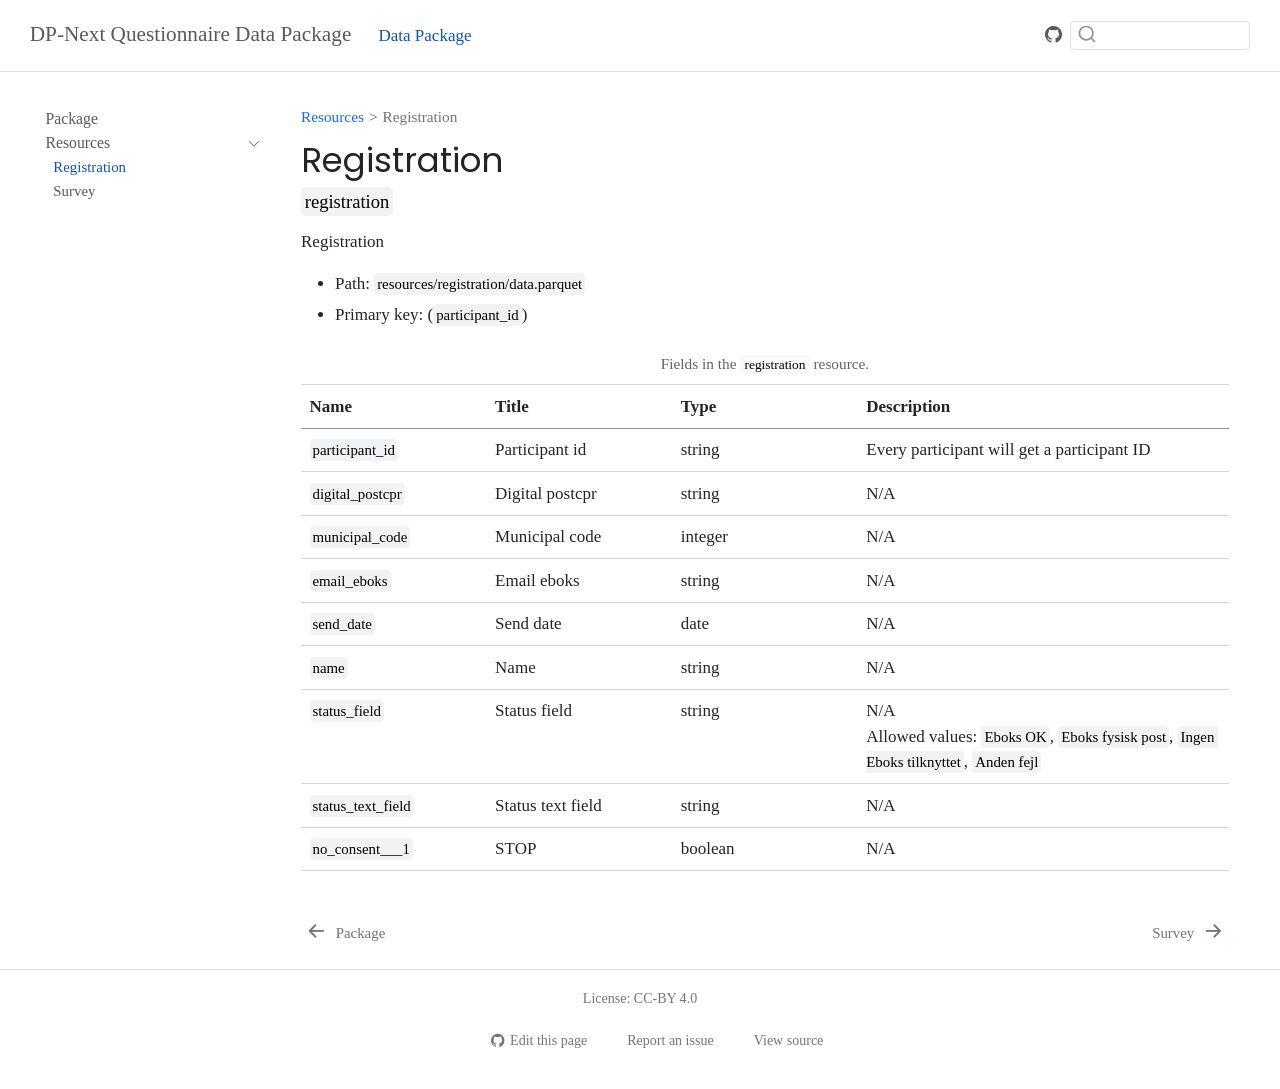
<file: docs/metadata/resources/registration.html>
<!DOCTYPE html>
<html xmlns="http://www.w3.org/1999/xhtml" lang="en" xml:lang="en"><head>

<meta charset="utf-8">
<meta name="generator" content="quarto-1.11.9">

<meta name="viewport" content="width=device-width, initial-scale=1.0, user-scalable=yes">

<meta name="description" content="Registration">

<title>Registration – DP-Next Questionnaire Data Package</title>
<style>
/* Default styles provided by pandoc.
** See https://pandoc.org/MANUAL.html#variables-for-html for config info.
*/
span.smallcaps{font-variant: small-caps;}
div.columns{display: flex; gap: 1.5em;}
div.column{flex: auto;}
@media screen {
div.columns{gap: min(4vw, 1.5em);}
div.column{overflow-x: auto;}
}
div.hanging-indent{margin-left: 1.5em; text-indent: -1.5em;}
ul.task-list{list-style: none;}
ul.task-list li input[type="checkbox"] {
  width: 0.8em;
  margin: 0 0.8em 0.2em -1em; /* quarto-specific, see https://github.com/quarto-dev/quarto-cli/issues/4556 */ 
  vertical-align: middle;
}
</style>


<script src="../../../site_libs/quarto-nav/quarto-nav.js"></script>
<script src="../../../site_libs/clipboard/clipboard.min.js"></script>
<script src="../../../site_libs/quarto-search/autocomplete.umd.js"></script>
<script src="../../../site_libs/quarto-search/fuse.min.js"></script>
<script src="../../../site_libs/quarto-search/quarto-search.js"></script>
<meta name="quarto:offset" content="../../../">
<link href="../../../docs/metadata/resources/survey.html" rel="next">
<link href="../../../docs/metadata/index.html" rel="prev">
<script src="../../../site_libs/quarto-html/quarto.js" type="module"></script>
<script src="../../../site_libs/quarto-html/tabsets/tabsets.js" type="module"></script>
<script src="../../../site_libs/quarto-html/scrollable-regions/scrollable-regions.js" type="module"></script>
<script src="../../../site_libs/quarto-html/popper.min.js"></script>
<script src="../../../site_libs/quarto-html/tippy.umd.min.js"></script>
<script src="../../../site_libs/quarto-html/anchor.min.js"></script>
<link href="../../../site_libs/quarto-html/tippy.css" rel="stylesheet">
<link href="../../../site_libs/quarto-html/quarto-syntax-highlighting-1f42ef86e7bbcd4ef0935f55bd85d622.css" rel="stylesheet" class="quarto-color-scheme" id="quarto-text-highlighting-styles">
<link href="../../../site_libs/quarto-html/quarto-syntax-highlighting-dark-b2c10e9313c6d05287a68e7950ff1397.css" rel="stylesheet" class="quarto-color-scheme quarto-color-alternate" id="quarto-text-highlighting-styles">
<link href="../../../site_libs/quarto-html/quarto-syntax-highlighting-1f42ef86e7bbcd4ef0935f55bd85d622.css" rel="stylesheet" class="quarto-color-scheme-extra" id="quarto-text-highlighting-styles">
<script src="../../../site_libs/bootstrap/bootstrap.min.js"></script>
<link href="../../../site_libs/bootstrap/bootstrap-icons.css" rel="stylesheet">
<link href="../../../site_libs/bootstrap/bootstrap-c3a6d363a3267a497990f100147b2ae5.min.css" rel="stylesheet" append-hash="true" class="quarto-color-scheme" id="quarto-bootstrap" data-mode="light">
<link href="../../../site_libs/bootstrap/bootstrap-dark-c3a6d363a3267a497990f100147b2ae5.min.css" rel="stylesheet" append-hash="true" class="quarto-color-scheme quarto-color-alternate" id="quarto-bootstrap" data-mode="light">
<link href="../../../site_libs/bootstrap/bootstrap-c3a6d363a3267a497990f100147b2ae5.min.css" rel="stylesheet" append-hash="true" class="quarto-color-scheme-extra" id="quarto-bootstrap" data-mode="light">
<script id="quarto-search-options" type="application/json">{
  "location": "navbar",
  "copy-button": false,
  "collapse-after": 3,
  "panel-placement": "end",
  "type": "textbox",
  "limit": 50,
  "keyboard-shortcut": [
    "f",
    "/",
    "s"
  ],
  "language": {
    "search-no-results-text": "No results",
    "search-matching-documents-text": "matching documents",
    "search-copy-link-title": "Copy link to search",
    "search-hide-matches-text": "Hide additional matches",
    "search-more-match-text": "more match in this document",
    "search-more-matches-text": "more matches in this document",
    "search-clear-button-title": "Clear",
    "search-text-placeholder": "",
    "search-detached-cancel-button-title": "Cancel",
    "search-submit-button-title": "Submit",
    "search-label": "Search"
  }
}</script>


</head>

<body class="nav-sidebar floating nav-fixed fullcontent quarto-light"><a id="quarto-skip-link" class="visually-hidden-focusable" href="#quarto-document-content">Skip to main content</a>

<div id="quarto-search-results"></div>
  <header id="quarto-header" class="headroom fixed-top">
    <nav class="navbar navbar-expand-lg " data-bs-theme="dark" aria-label="Site">
      <div class="navbar-container container-fluid">
      <div class="navbar-brand-container mx-auto">
    <a class="navbar-brand" href="../../../index.html">
    <span class="navbar-title">DP-Next Questionnaire Data Package</span>
    </a>
  </div>
          <button class="navbar-toggler" type="button" data-bs-toggle="collapse" data-bs-target="#navbarCollapse" aria-controls="navbarCollapse" aria-expanded="false" aria-label="Toggle navigation" onclick="if (window.quartoToggleHeadroom) { window.quartoToggleHeadroom(); }">
  <span class="navbar-toggler-icon"></span>
</button>
          <div class="collapse navbar-collapse" id="navbarCollapse">
            <ul class="navbar-nav navbar-nav-scroll me-auto">
  <li class="nav-item">
    <a class="nav-link active" href="../../../docs/metadata/index.html" aria-current="page"> 
<span class="menu-text">Data Package</span></a>
  </li>  
</ul>
          </div> <!-- /navcollapse -->
            <div class="quarto-navbar-tools">
    <a href="https://github.com/dp-next/questionnaire-data" title="" class="quarto-navigation-tool px-1" aria-label="GitHub icon: Source repository"><i class="bi bi-github"></i></a>
</div>
            <div id="quarto-search" class="" title="Search"></div>
      </div> <!-- /container-fluid -->
    </nav>
  <nav class="quarto-secondary-nav" aria-label="Toolbar">
    <div class="container-fluid d-flex">
      <button type="button" class="quarto-btn-toggle btn" data-bs-toggle="collapse" role="button" data-bs-target=".quarto-sidebar-collapse-item" aria-controls="quarto-sidebar" aria-expanded="false" aria-label="Toggle sidebar navigation" onclick="if (window.quartoToggleHeadroom) { window.quartoToggleHeadroom(); }">
        <i class="bi bi-layout-text-sidebar-reverse"></i>
      </button>
        <nav class="quarto-page-breadcrumbs" aria-label="Breadcrumbs"><ol class="breadcrumb"><li class="breadcrumb-item"><a href="../../../docs/metadata/resources/registration.html">Resources</a></li><li class="breadcrumb-item"><a href="../../../docs/metadata/resources/registration.html">Registration</a></li></ol></nav>
        <a class="flex-grow-1" data-bs-toggle="collapse" data-bs-target=".quarto-sidebar-collapse-item" onclick="if (window.quartoToggleHeadroom) { window.quartoToggleHeadroom(); }">      
        </a>
    </div>
  </nav>
</header>
<!-- content -->
<div id="quarto-content" class="quarto-container page-columns page-rows-contents page-layout-article page-navbar">
<!-- sidebar -->
  <nav id="quarto-sidebar" class="sidebar collapse collapse-horizontal quarto-sidebar-collapse-item sidebar-navigation floating overflow-auto" aria-label="Section">
    <div class="sidebar-menu-container"> 
    <ul class="list-unstyled mt-1">
        <li class="sidebar-item">
  <div class="sidebar-item-container"> 
  <a href="../../../docs/metadata/index.html" class="sidebar-item-text sidebar-link">
 <span class="menu-text">Package</span></a>
  </div>
</li>
        <li class="sidebar-item sidebar-item-section">
      <div class="sidebar-item-container"> 
            <button type="button" class="sidebar-item-text sidebar-item-toggle sidebar-link text-start" data-bs-toggle="collapse" data-bs-target="#quarto-sidebar-section-1" aria-controls="quarto-sidebar-section-1" aria-expanded="true">
 <span class="menu-text" id="quarto-sidebar-section-1-label">Resources</span><i class="bi bi-chevron-right" aria-hidden="true"></i></button>
      </div>
      <ul id="quarto-sidebar-section-1" aria-labelledby="quarto-sidebar-section-1-label" class="collapse list-unstyled sidebar-section depth1 show">  
          <li class="sidebar-item">
  <div class="sidebar-item-container"> 
  <a href="../../../docs/metadata/resources/registration.html" class="sidebar-item-text sidebar-link active">
 <span class="menu-text">Registration</span></a>
  </div>
</li>
          <li class="sidebar-item">
  <div class="sidebar-item-container"> 
  <a href="../../../docs/metadata/resources/survey.html" class="sidebar-item-text sidebar-link">
 <span class="menu-text">Survey</span></a>
  </div>
</li>
      </ul>
  </li>
    </ul>
    </div>
</nav>
<div id="quarto-sidebar-glass" class="quarto-sidebar-collapse-item" data-bs-toggle="collapse" data-bs-target=".quarto-sidebar-collapse-item"></div>
<!-- margin-sidebar -->
    
<!-- main -->
<main class="content" id="quarto-document-content" tabindex="-1">

<header id="title-block-header" class="quarto-title-block default"><nav class="quarto-page-breadcrumbs quarto-title-breadcrumbs d-none d-lg-block" aria-label="Breadcrumbs"><ol class="breadcrumb"><li class="breadcrumb-item"><a href="../../../docs/metadata/resources/registration.html">Resources</a></li><li class="breadcrumb-item"><a href="../../../docs/metadata/resources/registration.html">Registration</a></li></ol></nav>
<div class="quarto-title">
<h1 class="title">Registration</h1>
<p class="subtitle lead"><code>registration</code></p>
</div>

<div>
  <div class="description">
    Registration
  </div>
</div>


<div class="quarto-title-meta">

    
  
    
  </div>
  


</header>


<!--
NEVER EDIT MANUALLY. This documentation was auto-generated by `seedcase-flower`.
If you want to edit the content, please make changes to the `datapackage.json` file.
-->
<ul>
<li>Path: <code>resources/registration/data.parquet</code></li>
<li>Primary key: (<code>participant_id</code>)</li>
</ul>
<table class="caption-top table">
<caption>Fields in the <code>registration</code> resource.</caption>
<colgroup>
<col style="width: 20%">
<col style="width: 20%">
<col style="width: 20%">
<col style="width: 40%">
</colgroup>
<thead>
<tr class="header">
<th>Name</th>
<th>Title</th>
<th>Type</th>
<th>Description</th>
</tr>
</thead>
<tbody>
<tr class="odd">
<td><code>participant_id</code></td>
<td>Participant id</td>
<td>string</td>
<td>Every participant will get a participant ID</td>
</tr>
<tr class="even">
<td><code>digital_postcpr</code></td>
<td>Digital postcpr</td>
<td>string</td>
<td>N/A</td>
</tr>
<tr class="odd">
<td><code>municipal_code</code></td>
<td>Municipal code</td>
<td>integer</td>
<td>N/A</td>
</tr>
<tr class="even">
<td><code>email_eboks</code></td>
<td>Email eboks</td>
<td>string</td>
<td>N/A</td>
</tr>
<tr class="odd">
<td><code>send_date</code></td>
<td>Send date</td>
<td>date</td>
<td>N/A</td>
</tr>
<tr class="even">
<td><code>name</code></td>
<td>Name</td>
<td>string</td>
<td>N/A</td>
</tr>
<tr class="odd">
<td><code>status_field</code></td>
<td>Status field</td>
<td>string</td>
<td>N/A<br>Allowed values: <code>Eboks OK</code>, <code>Eboks fysisk post</code>, <code>Ingen Eboks tilknyttet</code>, <code>Anden fejl</code></td>
</tr>
<tr class="even">
<td><code>status_text_field</code></td>
<td>Status text field</td>
<td>string</td>
<td>N/A</td>
</tr>
<tr class="odd">
<td><code>no_consent___1</code></td>
<td>STOP</td>
<td>boolean</td>
<td>N/A</td>
</tr>
</tbody>
</table>



</main> <!-- /main -->
<script id="quarto-html-after-body" type="application/javascript">
  window.document.addEventListener("DOMContentLoaded", function (event) {
    const icon = "";
    const anchorJS = new window.AnchorJS();
    anchorJS.options = {
      placement: 'right',
      icon: icon
    };
    anchorJS.add('.anchored');
    const isCodeAnnotation = (el) => {
      for (const clz of el.classList) {
        if (clz.startsWith('code-annotation-')) {                     
          return true;
        }
      }
      return false;
    }
    const onCopySuccess = function(e) {
      // button target
      const button = e.trigger;
      // don't keep focus
      button.blur();
      // flash "checked"
      button.classList.add('code-copy-button-checked');
      var currentTitle = button.getAttribute("title");
      button.setAttribute("title", "Copied!");
      let tooltip;
      if (window.bootstrap) {
        button.setAttribute("data-bs-toggle", "tooltip");
        button.setAttribute("data-bs-placement", "left");
        button.setAttribute("data-bs-title", "Copied!");
        tooltip = new bootstrap.Tooltip(button, 
          { trigger: "manual", 
            customClass: "code-copy-button-tooltip",
            offset: [0, -8]});
        tooltip.show();    
      }
      setTimeout(function() {
        if (tooltip) {
          tooltip.hide();
          button.removeAttribute("data-bs-title");
          button.removeAttribute("data-bs-toggle");
          button.removeAttribute("data-bs-placement");
        }
        button.setAttribute("title", currentTitle);
        button.classList.remove('code-copy-button-checked');
      }, 1000);
      // clear code selection
      e.clearSelection();
    }
    const getTextToCopy = function(trigger) {
      const outerScaffold = trigger.parentElement.cloneNode(true);
      const codeEl = outerScaffold.querySelector('code');
      for (const childEl of codeEl.children) {
        if (isCodeAnnotation(childEl)) {
          childEl.remove();
        }
      }
      return codeEl.innerText;
    }
    const clipboard = new window.ClipboardJS('.code-copy-button:not([data-in-quarto-modal])', {
      text: getTextToCopy
    });
    clipboard.on('success', onCopySuccess);
    if (window.document.getElementById('quarto-embedded-source-code-modal')) {
      const clipboardModal = new window.ClipboardJS('.code-copy-button[data-in-quarto-modal]', {
        text: getTextToCopy,
        container: window.document.getElementById('quarto-embedded-source-code-modal')
      });
      clipboardModal.on('success', onCopySuccess);
    }
      var localhostRegex = new RegExp(/^(?:http|https):\/\/localhost\:?[0-9]*\//);
      var mailtoRegex = new RegExp(/^mailto:/);
        var filterRegex = new RegExp("https:\/\/dp-next\.github\.io\/questionnaire-data");
      var isInternal = (href) => {
          return filterRegex.test(href) || localhostRegex.test(href) || mailtoRegex.test(href);
      }
      // Inspect non-navigation links and adorn them if external
      window.quartoDecorateExternalLinks = function (root) {
     var links = (root || window.document).querySelectorAll('a[href]:not(.nav-link):not(.navbar-brand):not(.toc-action):not(.sidebar-link):not(.sidebar-item-toggle):not(.pagination-link):not(.no-external):not([aria-hidden]):not(.dropdown-item):not(.quarto-navigation-tool):not(.about-link)');
      for (var i=0; i<links.length; i++) {
        const link = links[i];
        if (!isInternal(link.href)) {
          // undo the damage that might have been done by quarto-nav.js in the case of
          // links that we want to consider external
          if (link.dataset.originalHref !== undefined) {
            link.href = link.dataset.originalHref;
          }
          if (!link.classList.contains('no-external-icon')) {
          }
        }
      }
      };
      window.quartoDecorateExternalLinks(window.document);
    // Esc closes the popup (WCAG 1.4.13) and focus leaving both trigger and
    // popup closes it (WCAG 2.4.11); tippy handles neither for interactive popups.
    const hideOnEscAndFocusOut = {
      name: 'hideOnEscAndFocusOut',
      defaultValue: true,
      fn(instance) {
        const dismiss = () => {
          // A show scheduled by the trigger delay would otherwise reopen it
          instance.clearDelayTimeouts();
          instance.hide();
        };
        const onKeyDown = (event) => {
          if (event.key !== 'Escape') {
            return;
          }
          // Keep Esc from also reaching page handlers (e.g. reveal.js overview),
          // except an open reveal.js slide menu, which Esc should close too.
          // The menu handles keys only when its keyboard option is on.
          const menuHandlesEsc = window.Reveal?.getPlugin?.('menu')?.isOpen() &&
            window.Reveal.getConfig().menu?.keyboard !== false;
          if (!menuHandlesEsc) {
            event.stopPropagation();
          }
          if (instance.popper.contains(window.document.activeElement)) {
            // Disabled while refocusing so the focus trigger does not reopen it
            instance.disable();
            instance.reference.focus();
            instance.enable();
          }
          dismiss();
        };
        const onFocusOut = (event) => {
          const target = event.relatedTarget;
          if (target && !instance.reference.contains(target) &&
              !instance.popper.contains(target)) {
            dismiss();
          }
        };
        // On the trigger too: a click trigger (code-annotations: select) has no
        // blur handling. Attached for the instance's lifetime so leaving the
        // trigger also cancels a show still pending on the trigger delay.
        instance.reference.addEventListener('focusout', onFocusOut);
        return {
          onShow() {
            window.document.addEventListener('keydown', onKeyDown, true);
            instance.popper.addEventListener('focusout', onFocusOut);
          },
          onHide() {
            window.document.removeEventListener('keydown', onKeyDown, true);
            instance.popper.removeEventListener('focusout', onFocusOut);
          },
          onDestroy() {
            instance.reference.removeEventListener('focusout', onFocusOut);
          },
        };
      },
    };
    function tippyHover(el, contentFn, onTriggerFn, onUntriggerFn) {
      const config = {
        allowHTML: true,
        maxWidth: 500,
        delay: 100,
        arrow: false,
        appendTo: function(el) {
            return el.parentElement;
        },
        interactive: true,
        interactiveBorder: 10,
        theme: 'quarto',
        placement: 'bottom-start',
        plugins: [hideOnEscAndFocusOut],
      };
      if (contentFn) {
        config.content = contentFn;
      }
      if (onTriggerFn) {
        config.onTrigger = onTriggerFn;
      }
      if (onUntriggerFn) {
        config.onUntrigger = onUntriggerFn;
      }
      window.tippy(el, config); 
    }
    const noterefs = window.document.querySelectorAll('a[role="doc-noteref"]');
    for (var i=0; i<noterefs.length; i++) {
      const ref = noterefs[i];
      tippyHover(ref, function() {
        // use id or data attribute instead here
        let href = ref.getAttribute('data-footnote-href') || ref.getAttribute('href');
        try { href = new URL(href).hash; } catch {}
        const id = href.replace(/^#\/?/, "");
        const note = window.document.getElementById(id);
        if (note) {
          return note.innerHTML;
        } else {
          return "";
        }
      });
    }
    const xrefs = window.document.querySelectorAll('a.quarto-xref');
    const processXRef = (id, note) => {
      // Strip column container classes
      const stripColumnClz = (el) => {
        el.classList.remove("page-full", "page-columns");
        if (el.children) {
          for (const child of el.children) {
            stripColumnClz(child);
          }
        }
      }
      stripColumnClz(note)
      if (id === null || id.startsWith('sec-')) {
        // Special case sections, only their first couple elements
        const container = document.createElement("div");
        if (note.children && note.children.length > 2) {
          container.appendChild(note.children[0].cloneNode(true));
          for (let i = 1; i < note.children.length; i++) {
            const child = note.children[i];
            if (child.tagName === "P" && child.innerText === "") {
              continue;
            } else {
              container.appendChild(child.cloneNode(true));
              break;
            }
          }
          if (window.Quarto?.typesetMath) {
            window.Quarto.typesetMath(container);
          }
          return container.innerHTML
        } else {
          if (window.Quarto?.typesetMath) {
            window.Quarto.typesetMath(note);
          }
          return note.innerHTML;
        }
      } else {
        // Remove any anchor links if they are present
        const anchorLink = note.querySelector('a.anchorjs-link');
        if (anchorLink) {
          anchorLink.remove();
        }
        if (window.Quarto?.typesetMath) {
          window.Quarto.typesetMath(note);
        }
        if (note.classList.contains("callout")) {
          return note.outerHTML;
        } else {
          return note.innerHTML;
        }
      }
    }
    for (var i=0; i<xrefs.length; i++) {
      const xref = xrefs[i];
      tippyHover(xref, undefined, function(instance) {
        instance.disable();
        let url = xref.getAttribute('href');
        let hash = undefined; 
        if (url.startsWith('#')) {
          hash = url;
        } else {
          try { hash = new URL(url).hash; } catch {}
        }
        if (hash) {
          const id = hash.replace(/^#\/?/, "");
          const note = window.document.getElementById(id);
          if (note !== null) {
            try {
              const html = processXRef(id, note.cloneNode(true));
              instance.setContent(html);
            } finally {
              instance.enable();
              instance.show();
            }
          } else {
            // See if we can fetch this
            fetch(url.split('#')[0])
            .then(res => res.text())
            .then(html => {
              const parser = new DOMParser();
              const htmlDoc = parser.parseFromString(html, "text/html");
              const note = htmlDoc.getElementById(id);
              if (note !== null) {
                const html = processXRef(id, note);
                instance.setContent(html);
              } 
            }).finally(() => {
              instance.enable();
              instance.show();
            });
          }
        } else {
          // See if we can fetch a full url (with no hash to target)
          // This is a special case and we should probably do some content thinning / targeting
          fetch(url)
          .then(res => res.text())
          .then(html => {
            const parser = new DOMParser();
            const htmlDoc = parser.parseFromString(html, "text/html");
            const note = htmlDoc.querySelector('main.content');
            if (note !== null) {
              // This should only happen for chapter cross references
              // (since there is no id in the URL)
              // remove the first header
              if (note.children.length > 0 && note.children[0].tagName === "HEADER") {
                note.children[0].remove();
              }
              const html = processXRef(null, note);
              instance.setContent(html);
            } 
          }).finally(() => {
            instance.enable();
            instance.show();
          });
        }
      }, function(instance) {
      });
    }
        let selectedAnnoteEl;
        const selectorForAnnotation = ( cell, annotation) => {
          let cellAttr = 'data-code-cell="' + cell + '"';
          let lineAttr = 'data-code-annotation="' +  annotation + '"';
          const selector = 'span[' + cellAttr + '][' + lineAttr + ']';
          return selector;
        }
        const selectCodeLines = (annoteEl) => {
          const doc = window.document;
          const targetCell = annoteEl.getAttribute("data-target-cell");
          const targetAnnotation = annoteEl.getAttribute("data-target-annotation");
          const annoteSpan = window.document.querySelector(selectorForAnnotation(targetCell, targetAnnotation));
          const lines = annoteSpan.getAttribute("data-code-lines").split(",");
          const lineIds = lines.map((line) => {
            return targetCell + "-" + line;
          })
          // Each band is positioned against its own containing block, which is
          // not the offsetParent of the lines, so place it from client rects.
          const placeBand = (band, firstEl, lastEl, codeBlock) => {
            const container = band.offsetParent;
            if (container === null) {
              return;
            }
            const containerRect = container.getBoundingClientRect();
            // Reveal.js scales slides with a transform, so convert client
            // pixels back to the CSS pixels of the container.
            const scale = containerRect.height / container.offsetHeight || 1;
            const firstRect = firstEl.getBoundingClientRect();
            const lastRect = lastEl.getBoundingClientRect();
            const top = (firstRect.top - containerRect.top) / scale - container.clientTop + container.scrollTop;
            const height = (lastRect.bottom - firstRect.top) / scale;
            band.style.top = top - 2 + "px";
            band.style.height = height + 4 + "px";
            if (codeBlock) {
              // Without the copy button wrapper, the containing block is wider
              // than the code block, so span the code block explicitly.
              const blockRect = codeBlock.getBoundingClientRect();
              band.style.left = (blockRect.left - containerRect.left) / scale - container.clientLeft + container.scrollLeft + "px";
              band.style.width = blockRect.width / scale + "px";
            }
          };
          if (lineIds.length > 0) {
            const el = window.document.getElementById(lineIds[0]);
            const lastEl = window.document.getElementById(lineIds[lineIds.length - 1]);
            const parent = el.parentElement.parentElement;
            // cook up a div (if necessary) and position it
            let div = window.document.getElementById("code-annotation-line-highlight");
            if (div === null) {
              div = window.document.createElement("div");
              div.setAttribute("id", "code-annotation-line-highlight");
              div.style.position = 'absolute';
              parent.appendChild(div);
            }
            placeBand(div, el, lastEl, parent.closest("div.sourceCode") || parent);
            let gutterDiv = window.document.getElementById("code-annotation-line-highlight-gutter");
            if (gutterDiv === null) {
              gutterDiv = window.document.createElement("div");
              gutterDiv.setAttribute("id", "code-annotation-line-highlight-gutter");
              gutterDiv.style.position = 'absolute';
              const codeCell = window.document.getElementById(targetCell);
              const gutter = codeCell.querySelector('.code-annotation-gutter');
              gutter.appendChild(gutterDiv);
            }
            placeBand(gutterDiv, el, lastEl);
            selectedAnnoteEl = annoteEl;
          }
        };
        const unselectCodeLines = () => {
          const elementsIds = ["code-annotation-line-highlight", "code-annotation-line-highlight-gutter"];
          elementsIds.forEach((elId) => {
            const div = window.document.getElementById(elId);
            if (div) {
              div.remove();
            }
          });
          selectedAnnoteEl = undefined;
        };
          // Handle positioning of the toggle
      window.addEventListener(
        "resize",
        throttle(() => {
          elRect = undefined;
          if (selectedAnnoteEl) {
            selectCodeLines(selectedAnnoteEl);
          }
        }, 10)
      );
      function throttle(fn, ms) {
      let throttle = false;
      let timer;
        return (...args) => {
          if(!throttle) { // first call gets through
              fn.apply(this, args);
              throttle = true;
          } else { // all the others get throttled
              if(timer) clearTimeout(timer); // cancel #2
              timer = setTimeout(() => {
                fn.apply(this, args);
                timer = throttle = false;
              }, ms);
          }
        };
      }
        // Attach click handler to the DT
        const annoteDls = window.document.querySelectorAll('dt[data-target-cell]');
        for (const annoteDlNode of annoteDls) {
          annoteDlNode.addEventListener('click', (event) => {
            const clickedEl = event.target;
            if (clickedEl !== selectedAnnoteEl) {
              unselectCodeLines();
              const activeEl = window.document.querySelector('dt[data-target-cell].code-annotation-active');
              if (activeEl) {
                activeEl.classList.remove('code-annotation-active');
              }
              selectCodeLines(clickedEl);
              clickedEl.classList.add('code-annotation-active');
            } else {
              // Unselect the line
              unselectCodeLines();
              clickedEl.classList.remove('code-annotation-active');
            }
          });
        }
    const findCites = (el) => {
      const parentEl = el.parentElement;
      if (parentEl) {
        const cites = parentEl.dataset.cites;
        if (cites) {
          return {
            el,
            cites: cites.split(' ')
          };
        } else {
          return findCites(el.parentElement)
        }
      } else {
        return undefined;
      }
    };
    var bibliorefs = window.document.querySelectorAll('a[role="doc-biblioref"]');
    for (var i=0; i<bibliorefs.length; i++) {
      const ref = bibliorefs[i];
      const citeInfo = findCites(ref);
      if (citeInfo) {
        tippyHover(citeInfo.el, function() {
          var popup = window.document.createElement('div');
          citeInfo.cites.forEach(function(cite) {
            var citeDiv = window.document.createElement('div');
            citeDiv.classList.add('hanging-indent');
            citeDiv.classList.add('csl-entry');
            var biblioDiv = window.document.getElementById('ref-' + cite);
            if (biblioDiv) {
              citeDiv.innerHTML = biblioDiv.innerHTML;
            }
            popup.appendChild(citeDiv);
          });
          return popup.innerHTML;
        });
      }
    }
  });
  </script>
  <script type="application/javascript">
  window.quartoScrollableRegionsLabels = {"code":"Scrollable code","output":"Scrollable output"};
  </script>
<nav class="page-navigation" aria-label="Page">
  <div class="nav-page nav-page-previous">
      <a href="../../../docs/metadata/index.html" class="pagination-link" aria-label="Package">
        <i class="bi bi-arrow-left-short"></i> <span class="nav-page-text">Package</span>
      </a>          
  </div>
  <div class="nav-page nav-page-next">
      <a href="../../../docs/metadata/resources/survey.html" class="pagination-link" aria-label="Survey">
        <span class="nav-page-text">Survey</span> <i class="bi bi-arrow-right-short"></i>
      </a>
  </div>
</nav>
</div> <!-- /content -->
<footer class="footer">
  <div class="nav-footer">
    <div class="nav-footer-left">
      &nbsp;
    </div>   
    <div class="nav-footer-center">
      <ul class="footer-items list-unstyled">
    <li class="nav-item">
 License: CC-BY 4.0
  </li>  
</ul>
    <div class="toc-actions"><ul><li><a href="https://github.com/dp-next/questionnaire-data/edit/main/docs/metadata/resources/registration.qmd" class="toc-action"><i class="bi bi-github"></i>Edit this page</a></li><li><a href="https://github.com/dp-next/questionnaire-data/issues/new" class="toc-action"><i class="bi empty"></i>Report an issue</a></li><li><a href="https://github.com/dp-next/questionnaire-data/blob/main/docs/metadata/resources/registration.qmd" class="toc-action"><i class="bi empty"></i>View source</a></li></ul></div></div>
    <div class="nav-footer-right">
      &nbsp;
    </div>
  </div>
</footer>




</body></html>
</file>
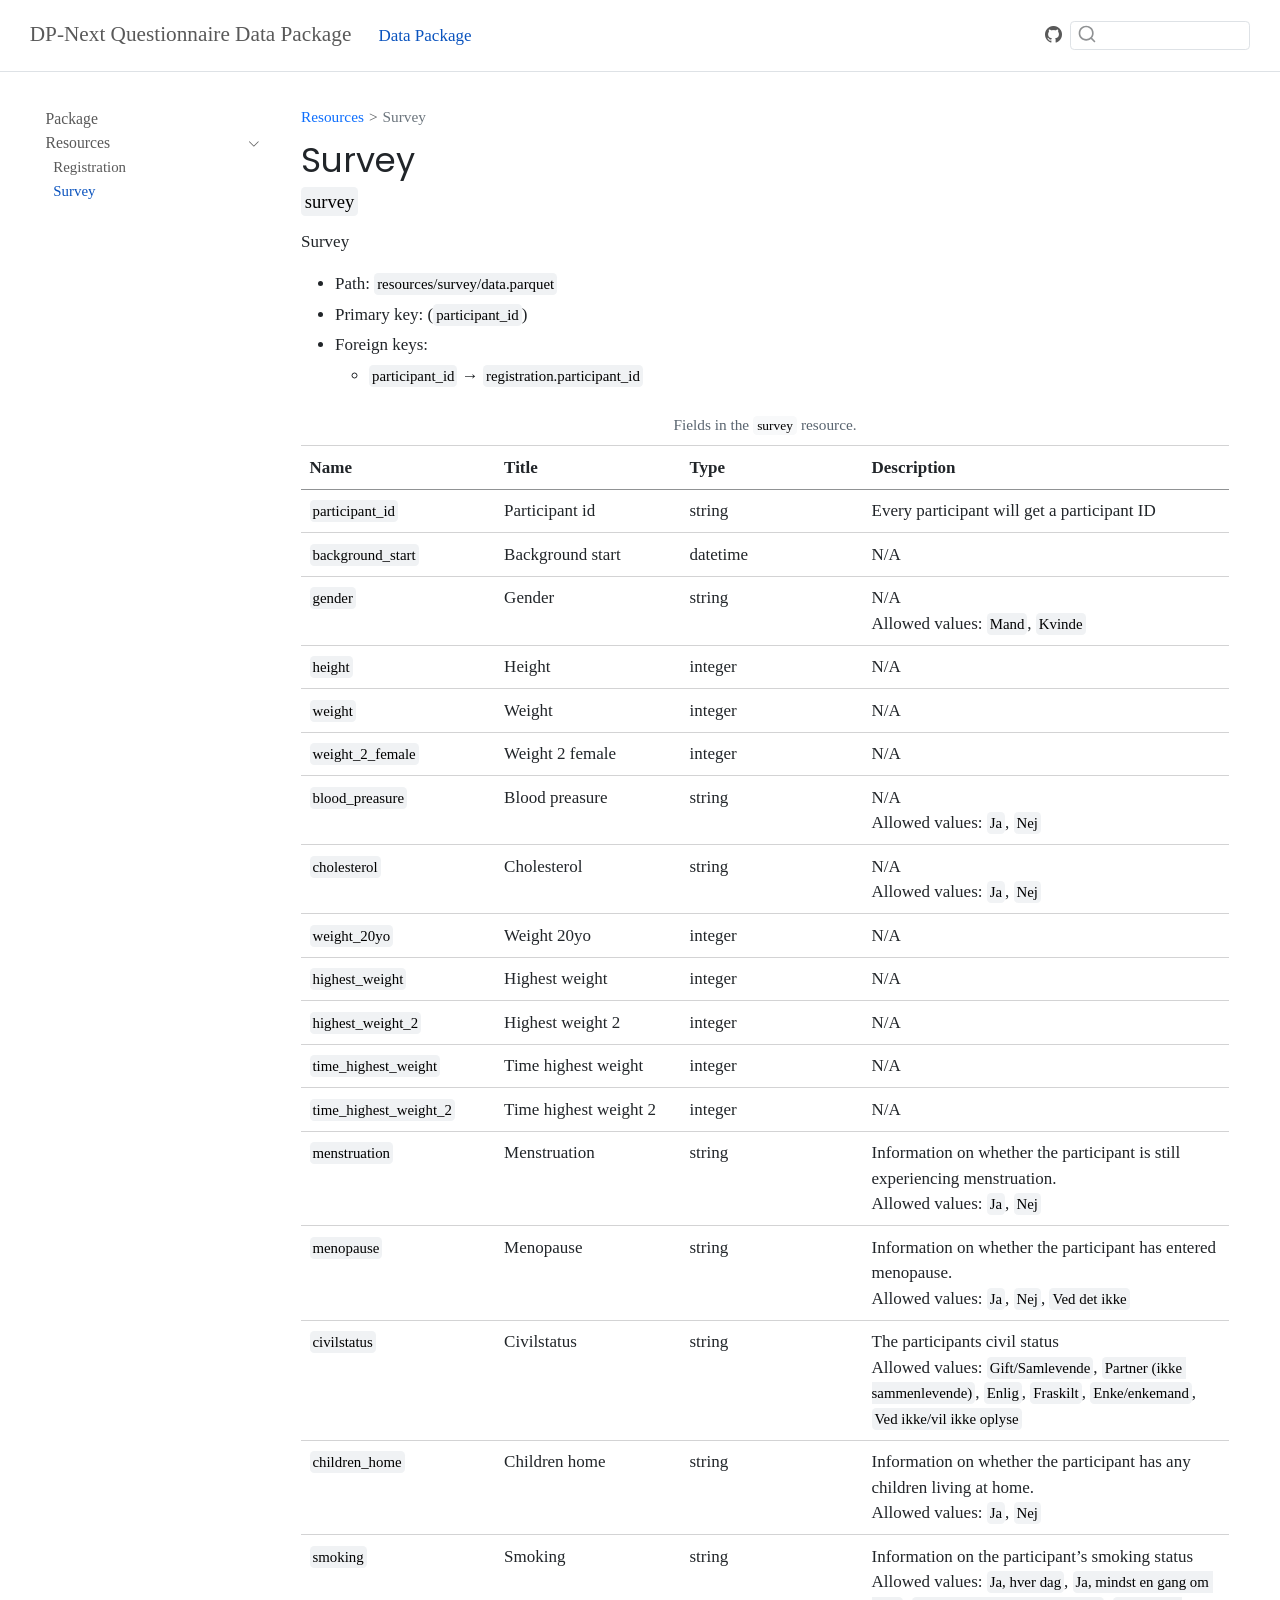
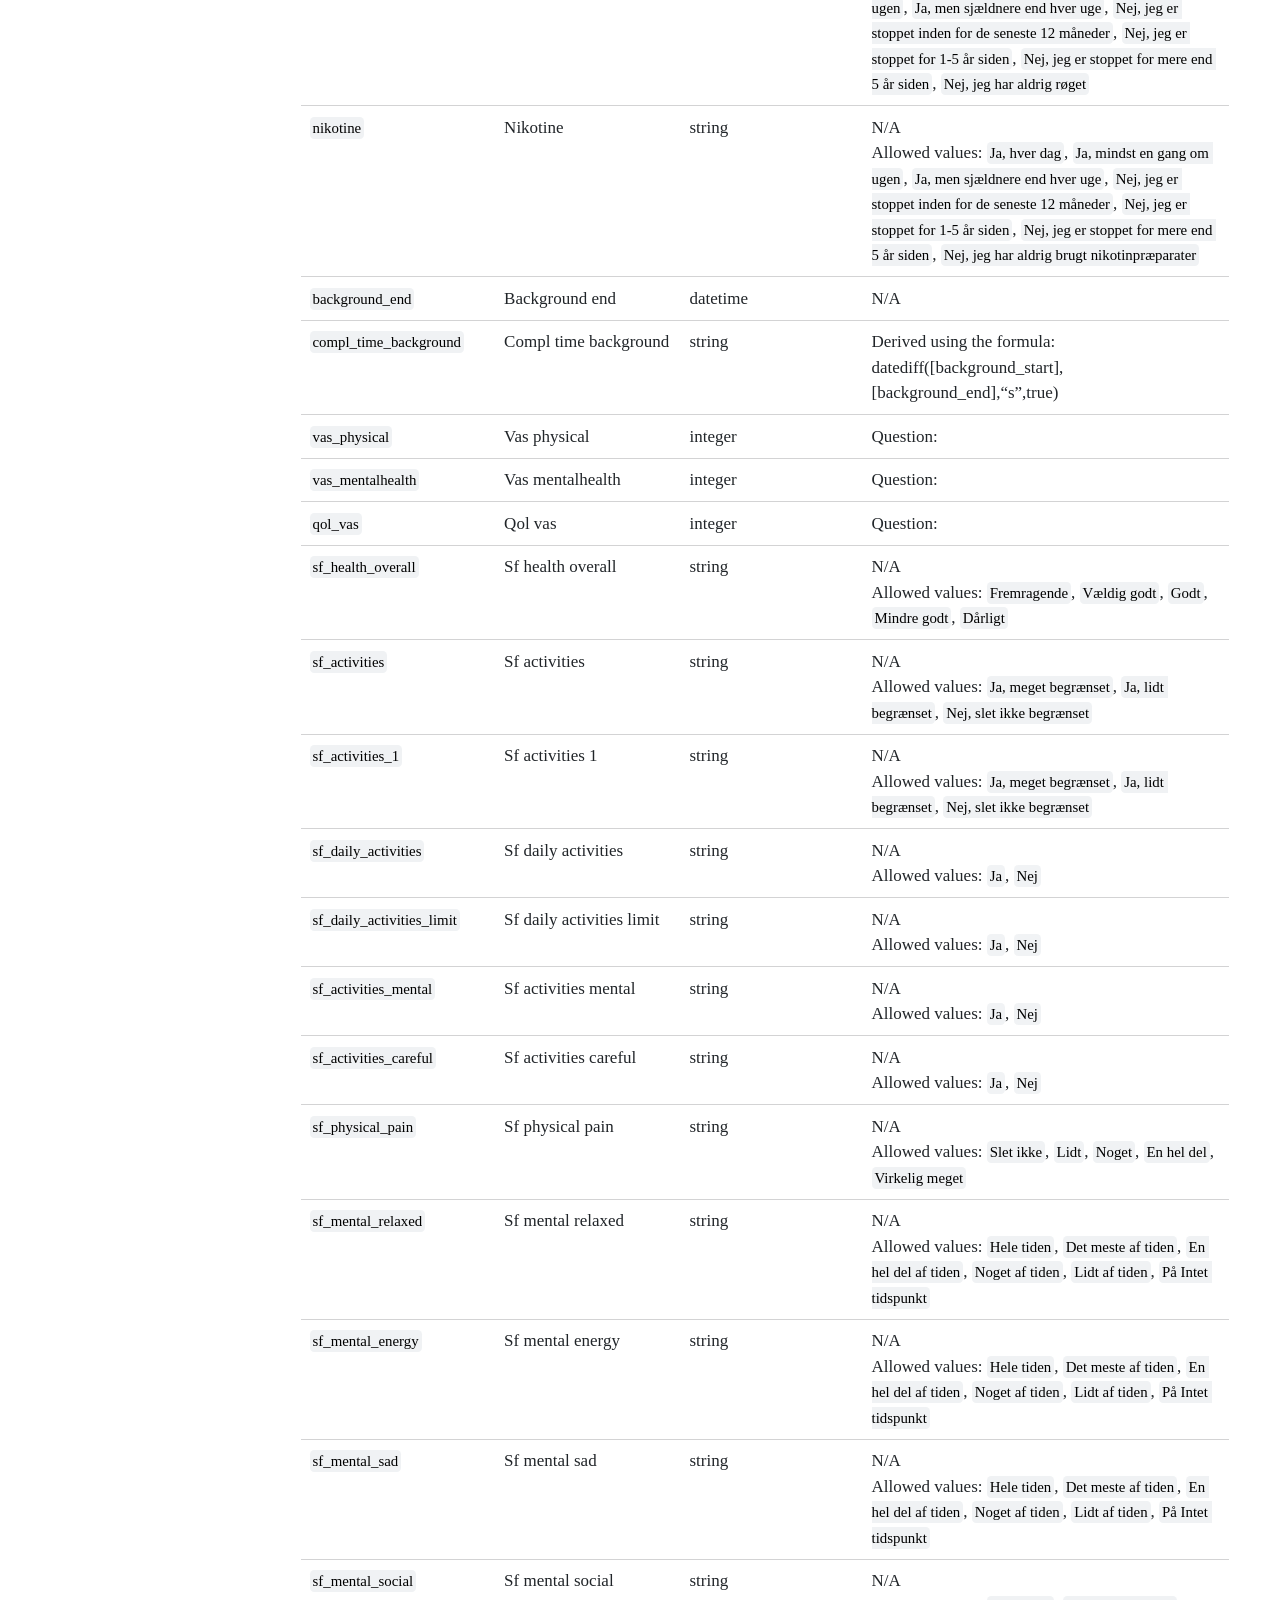
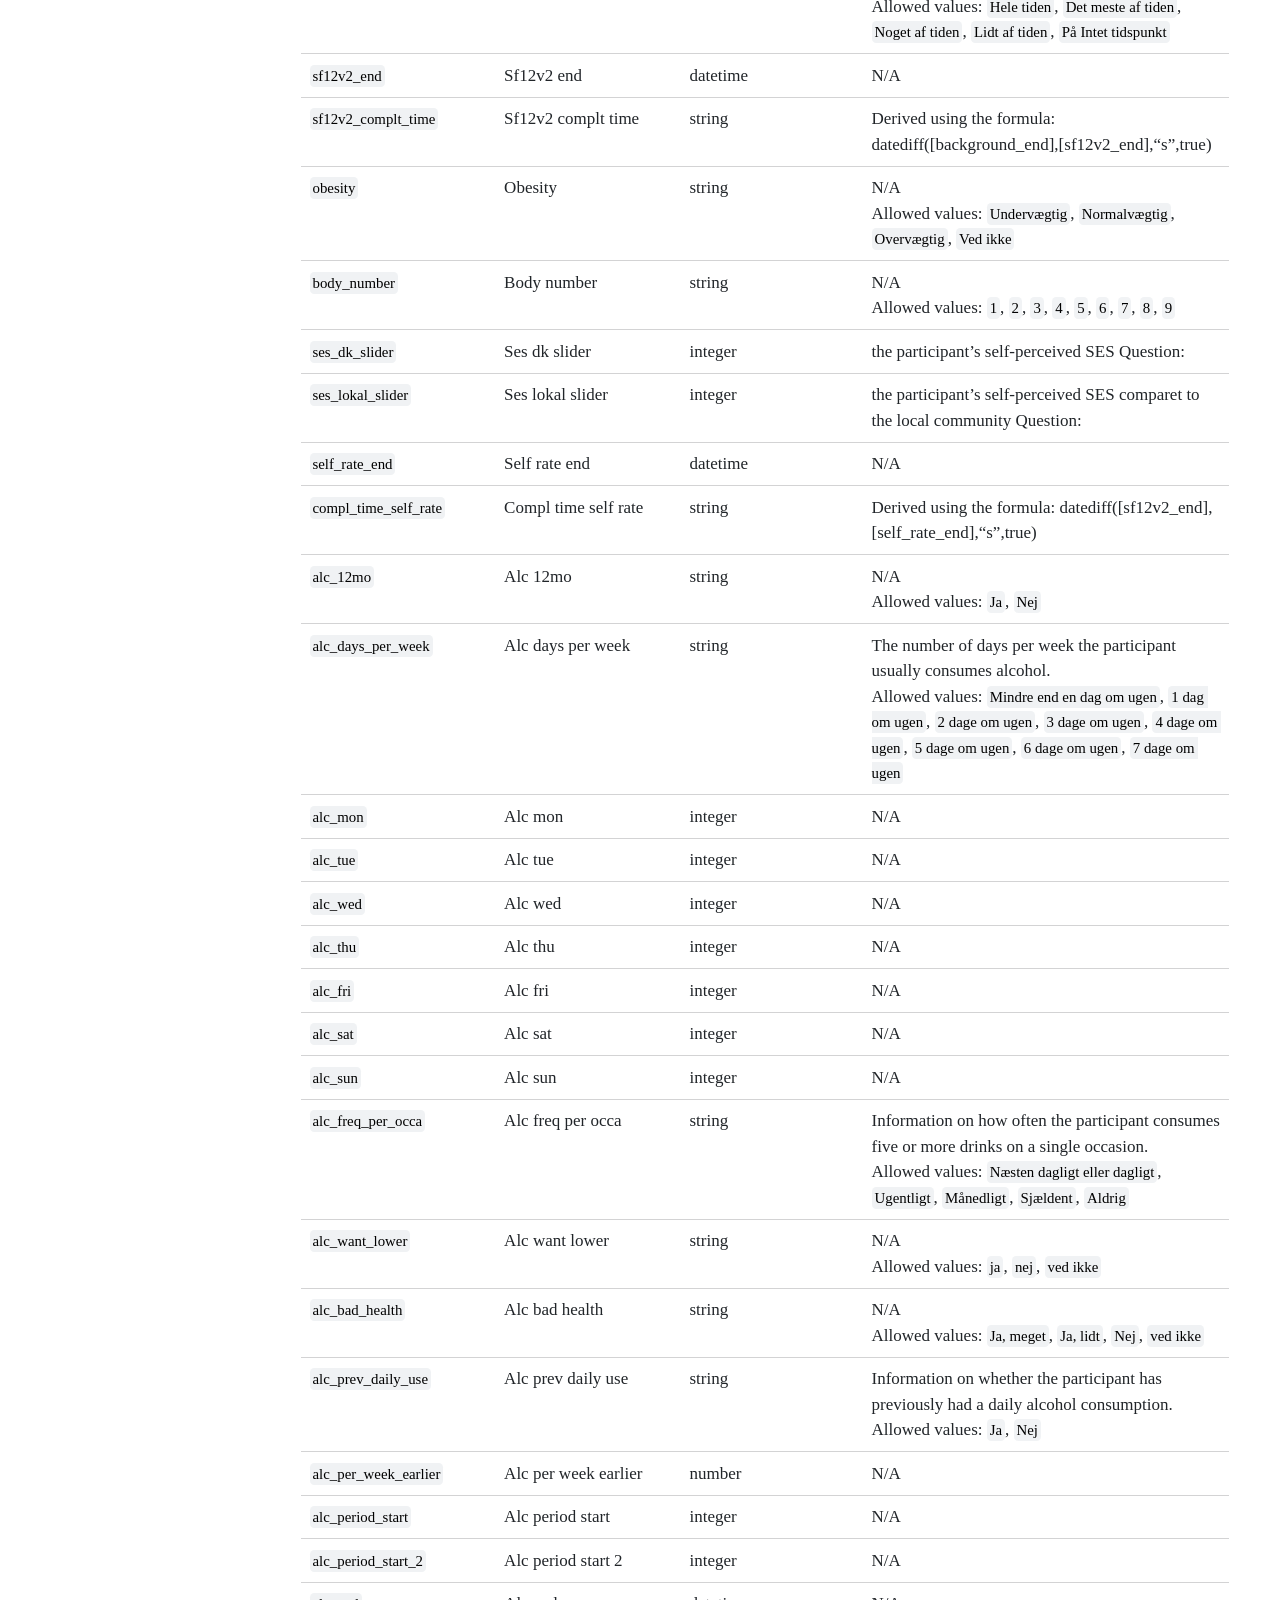
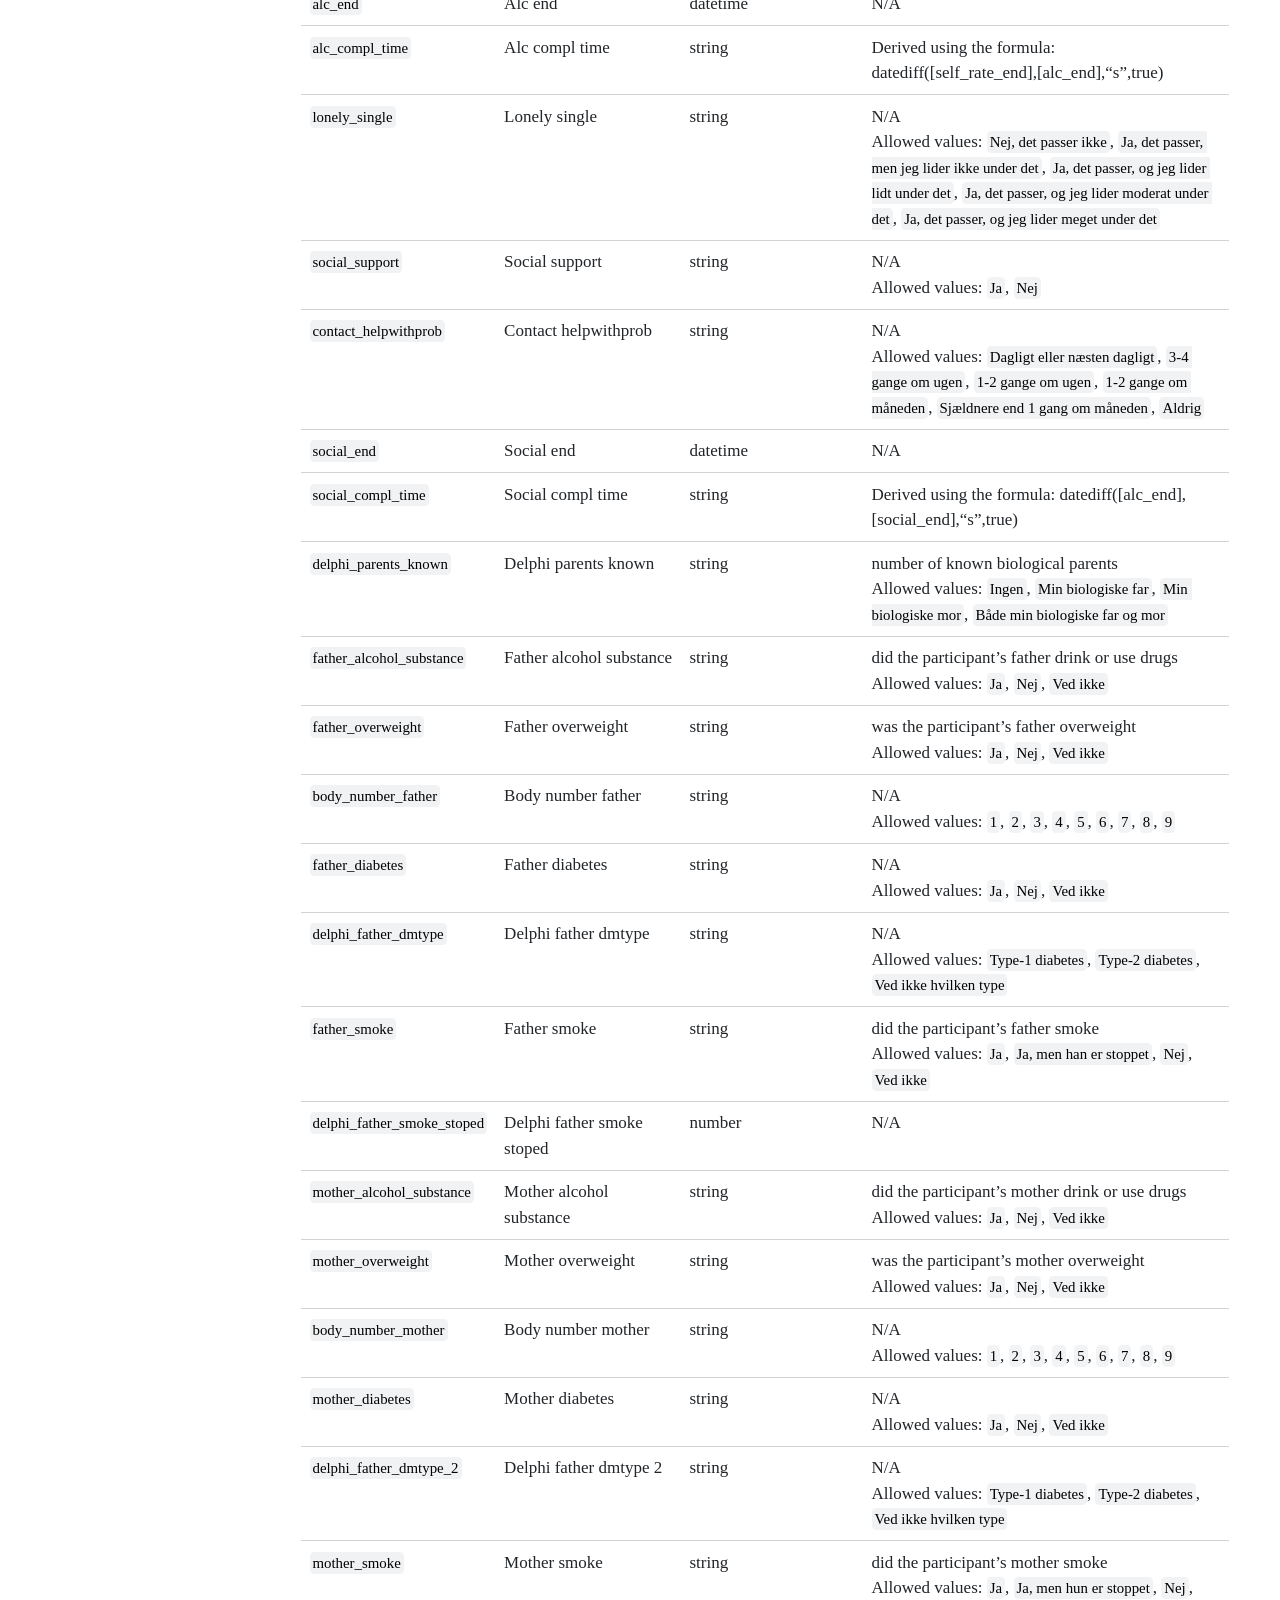
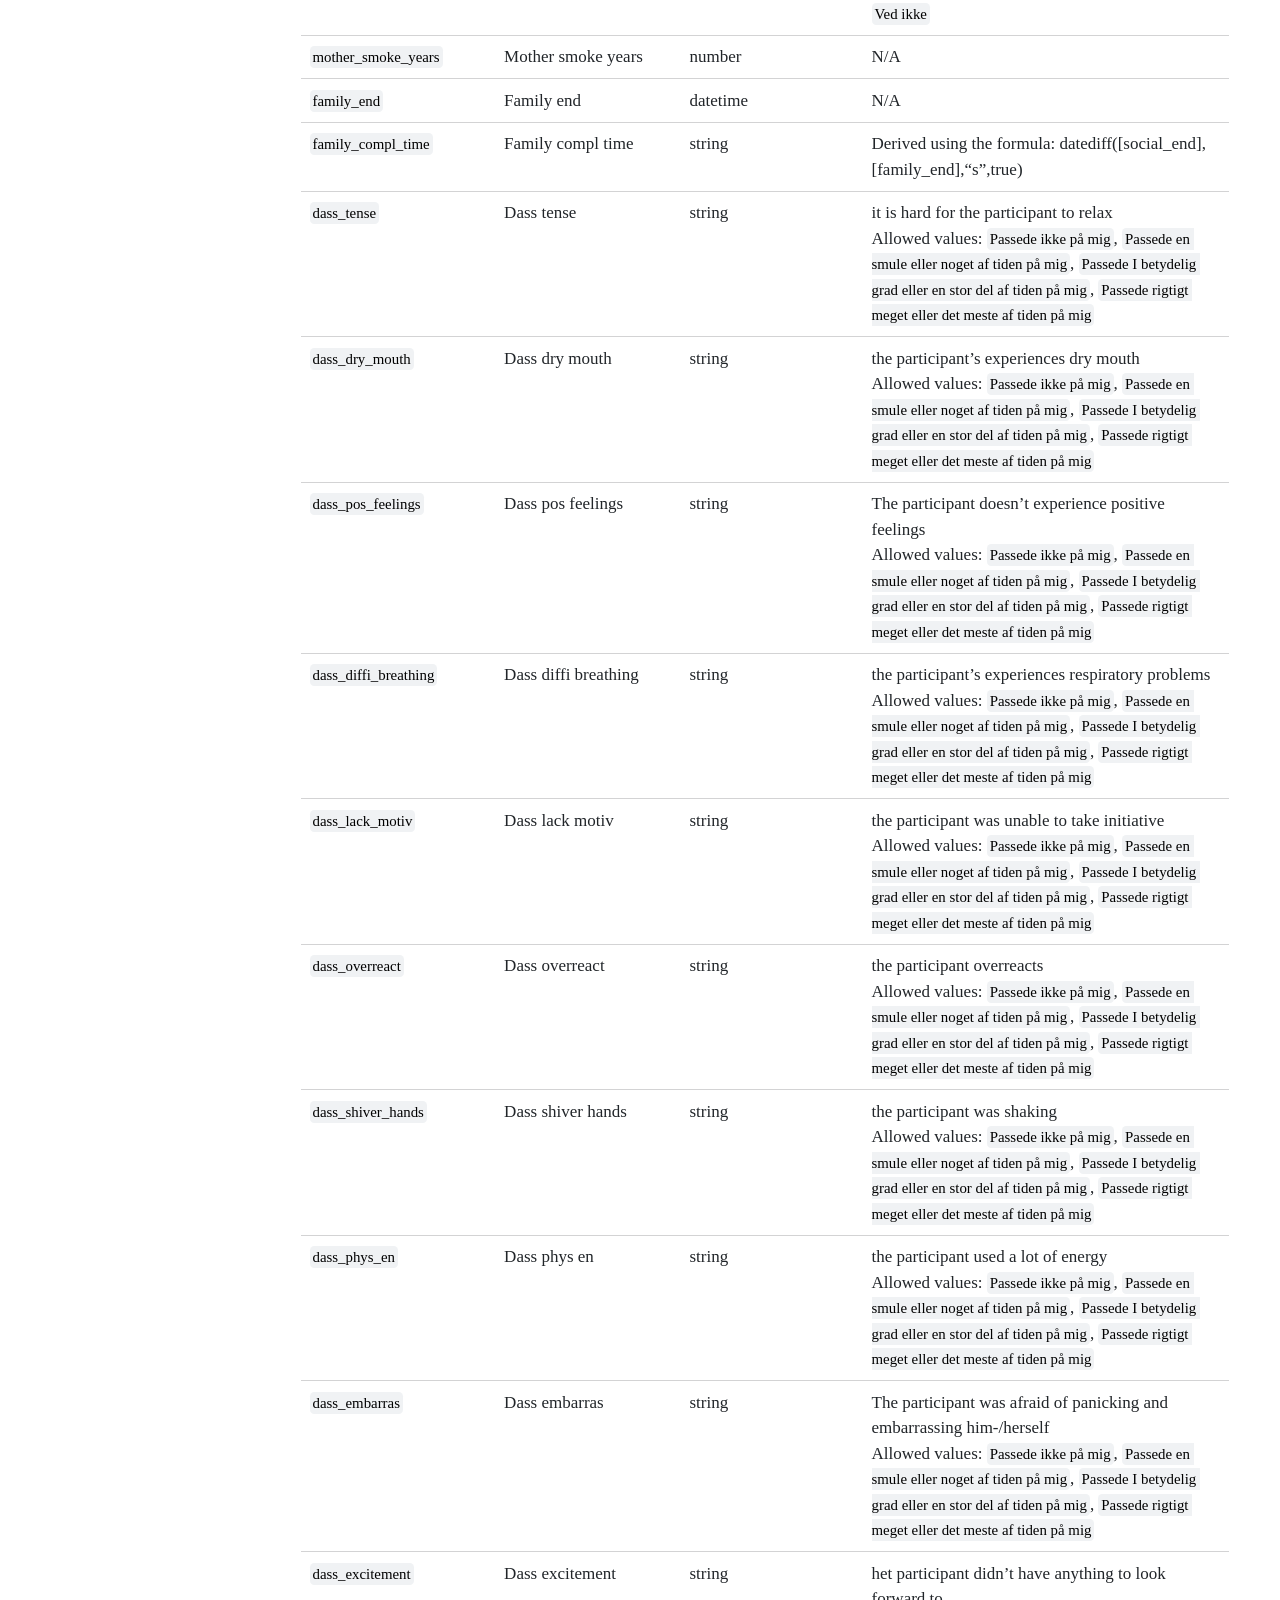
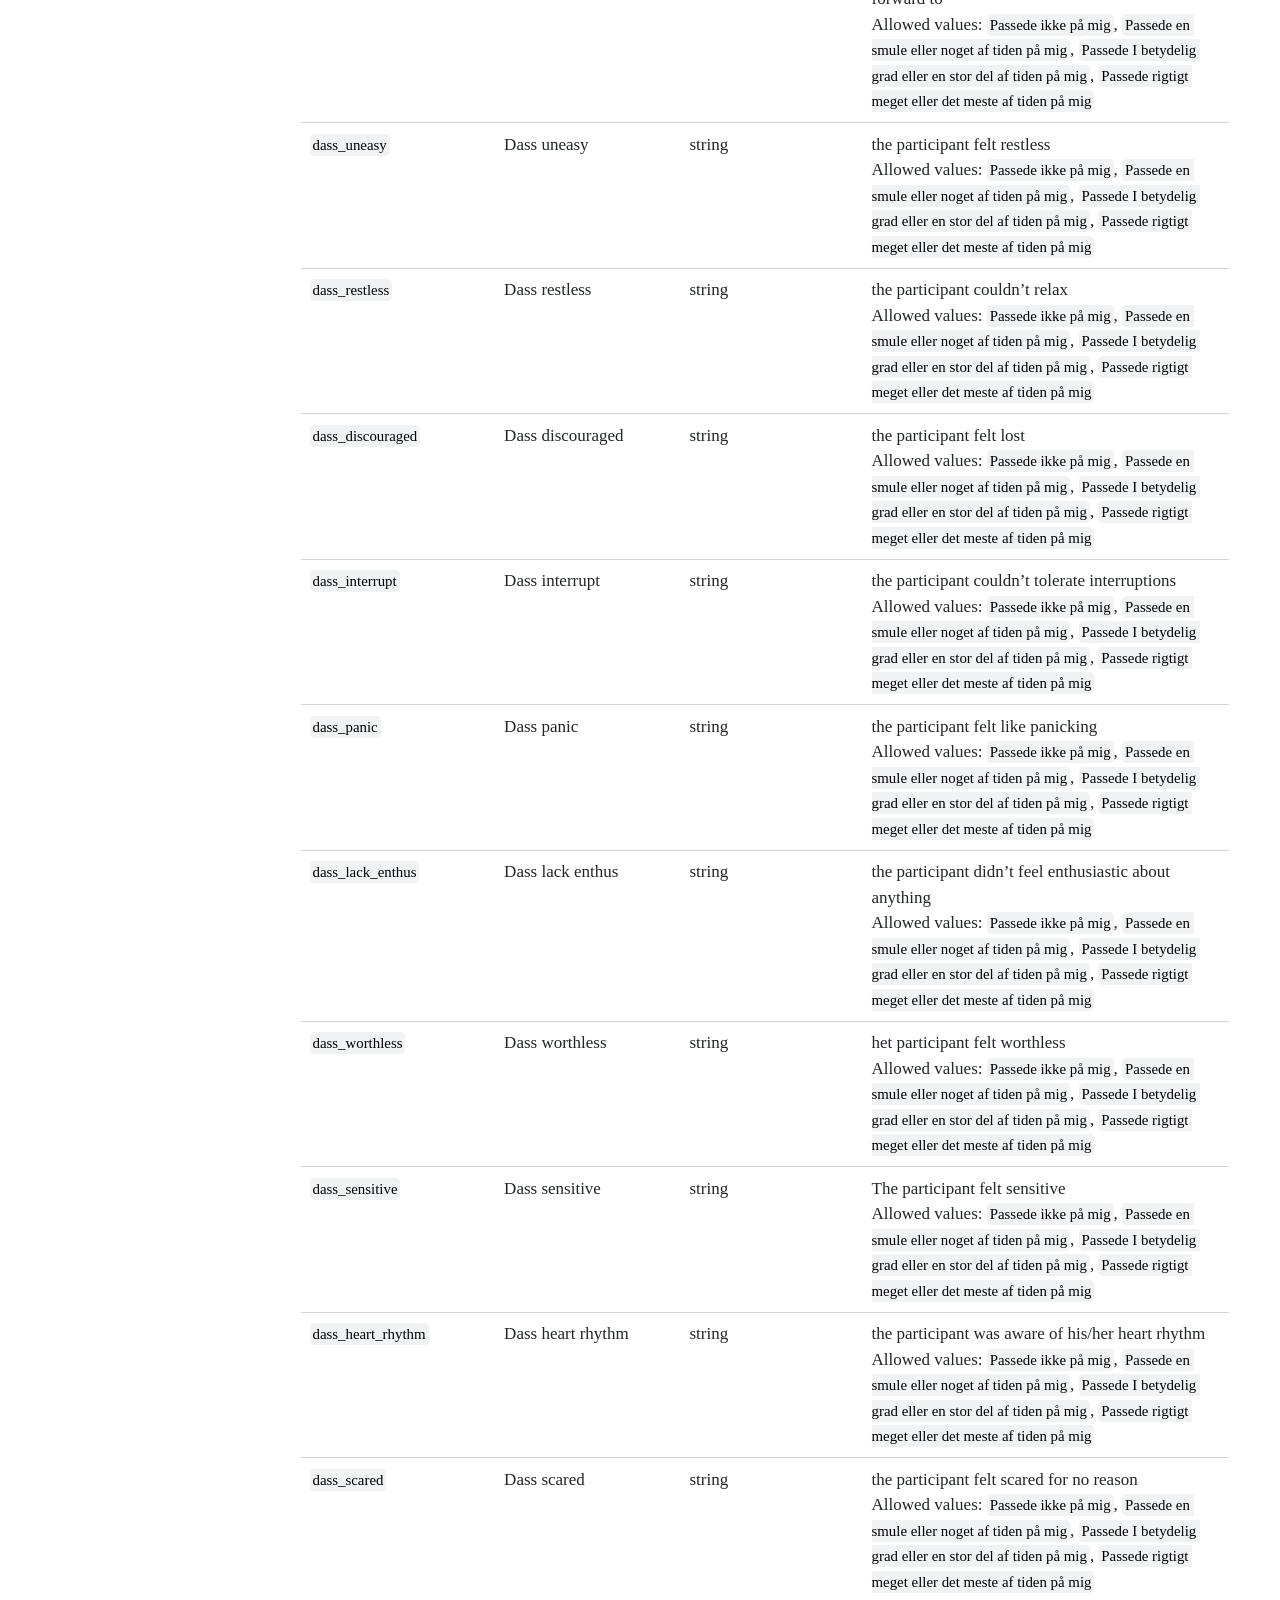
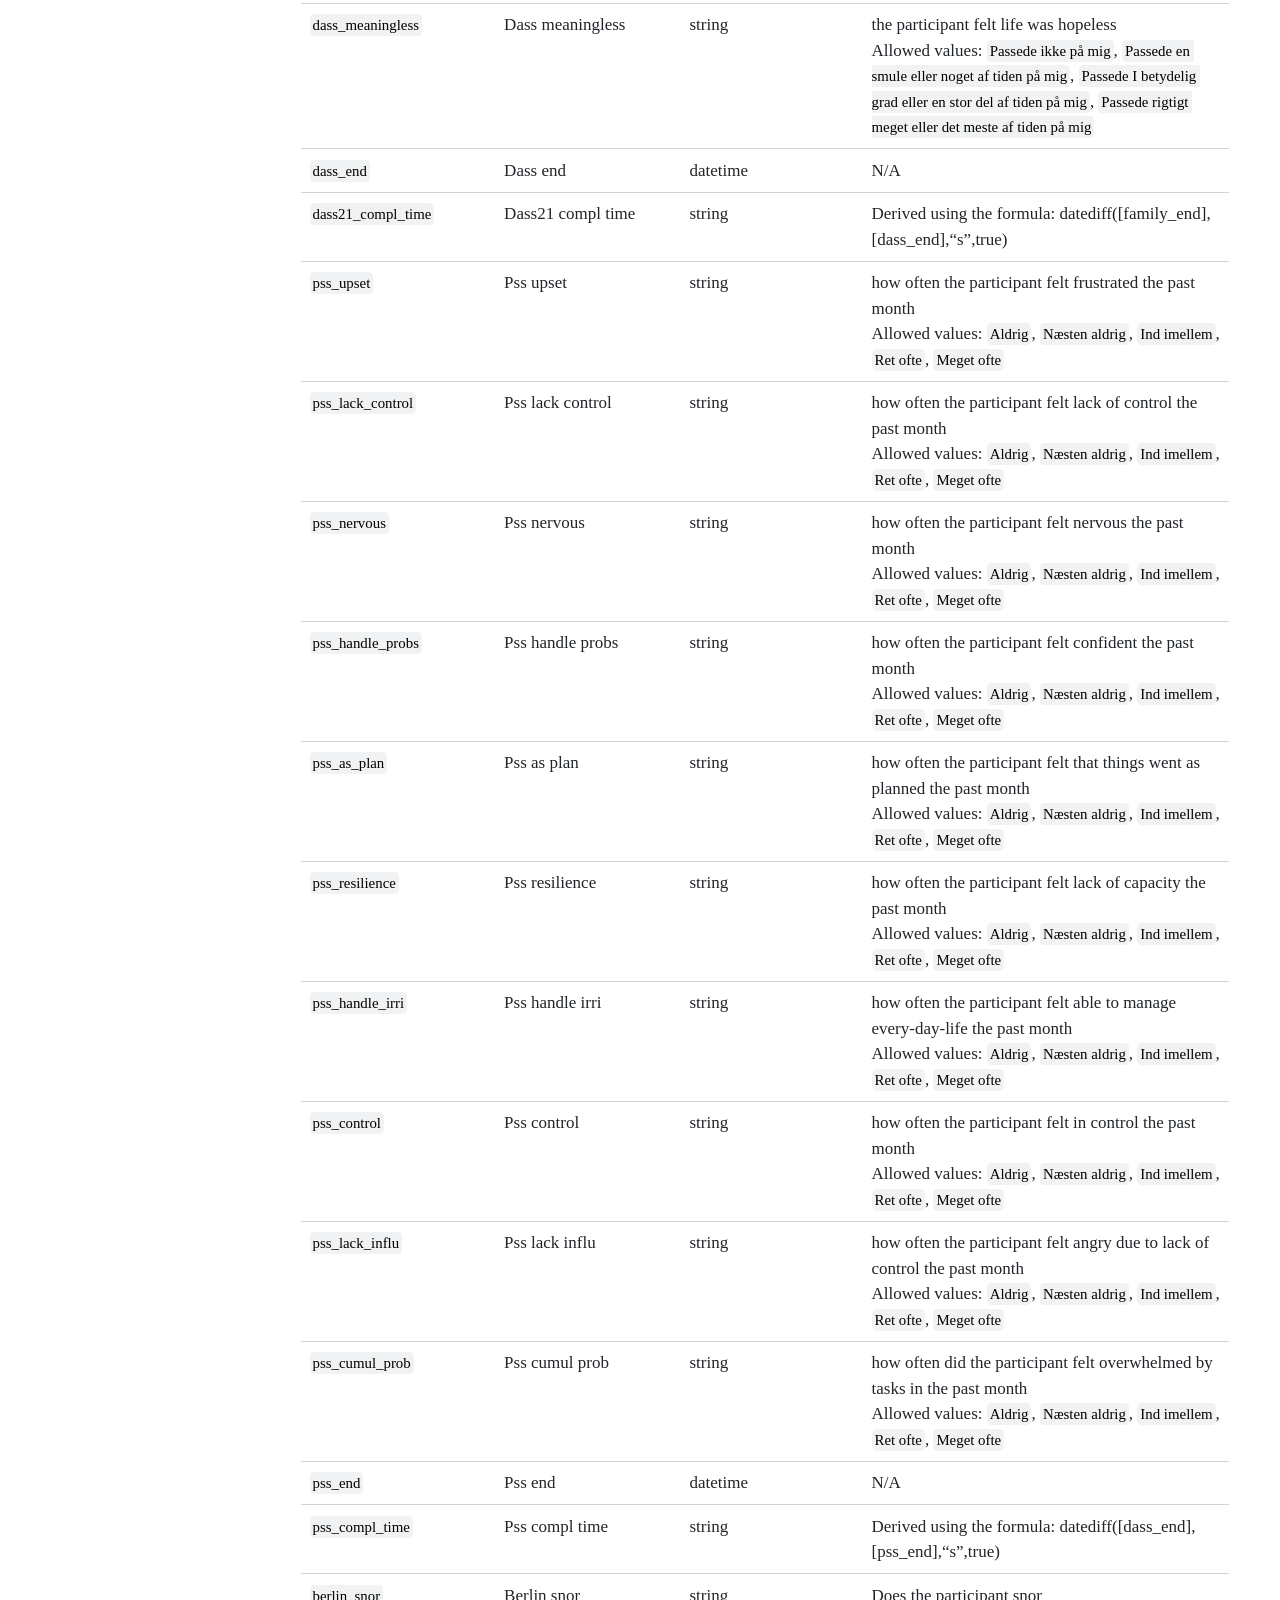
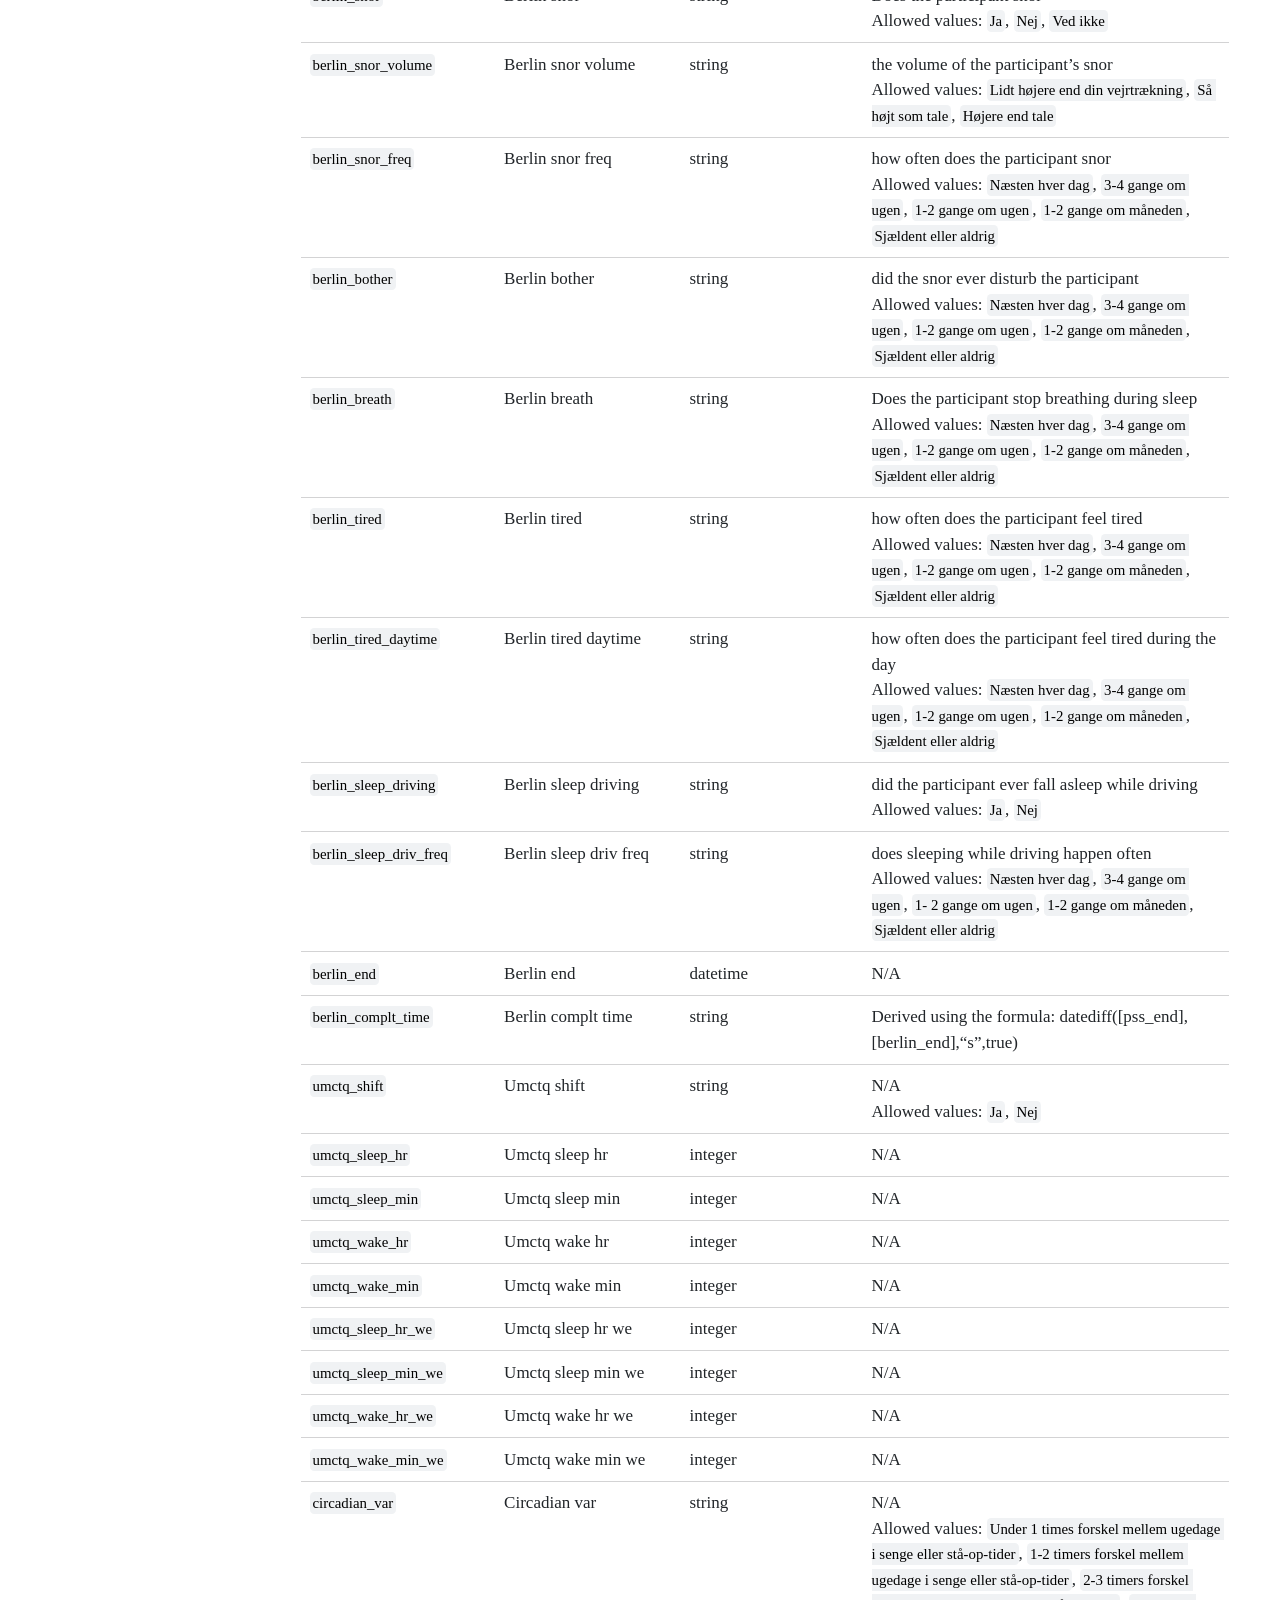
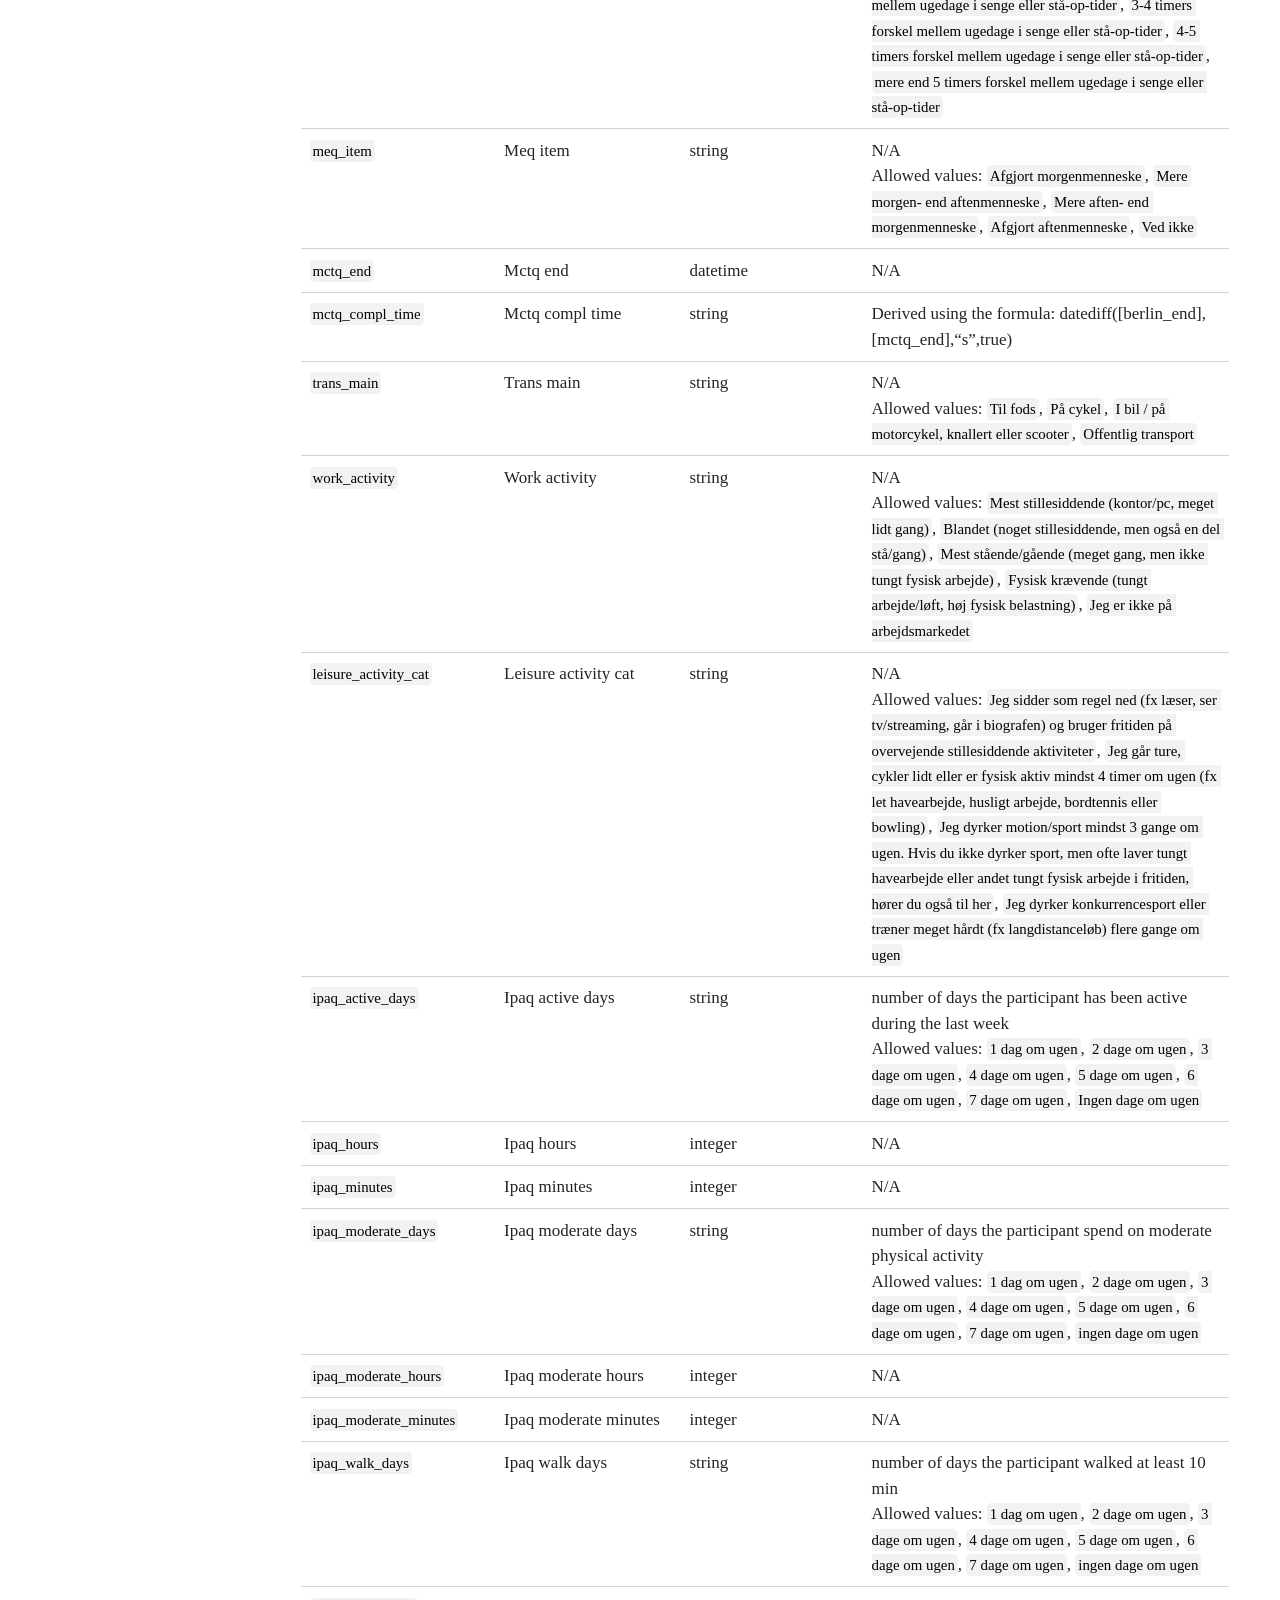
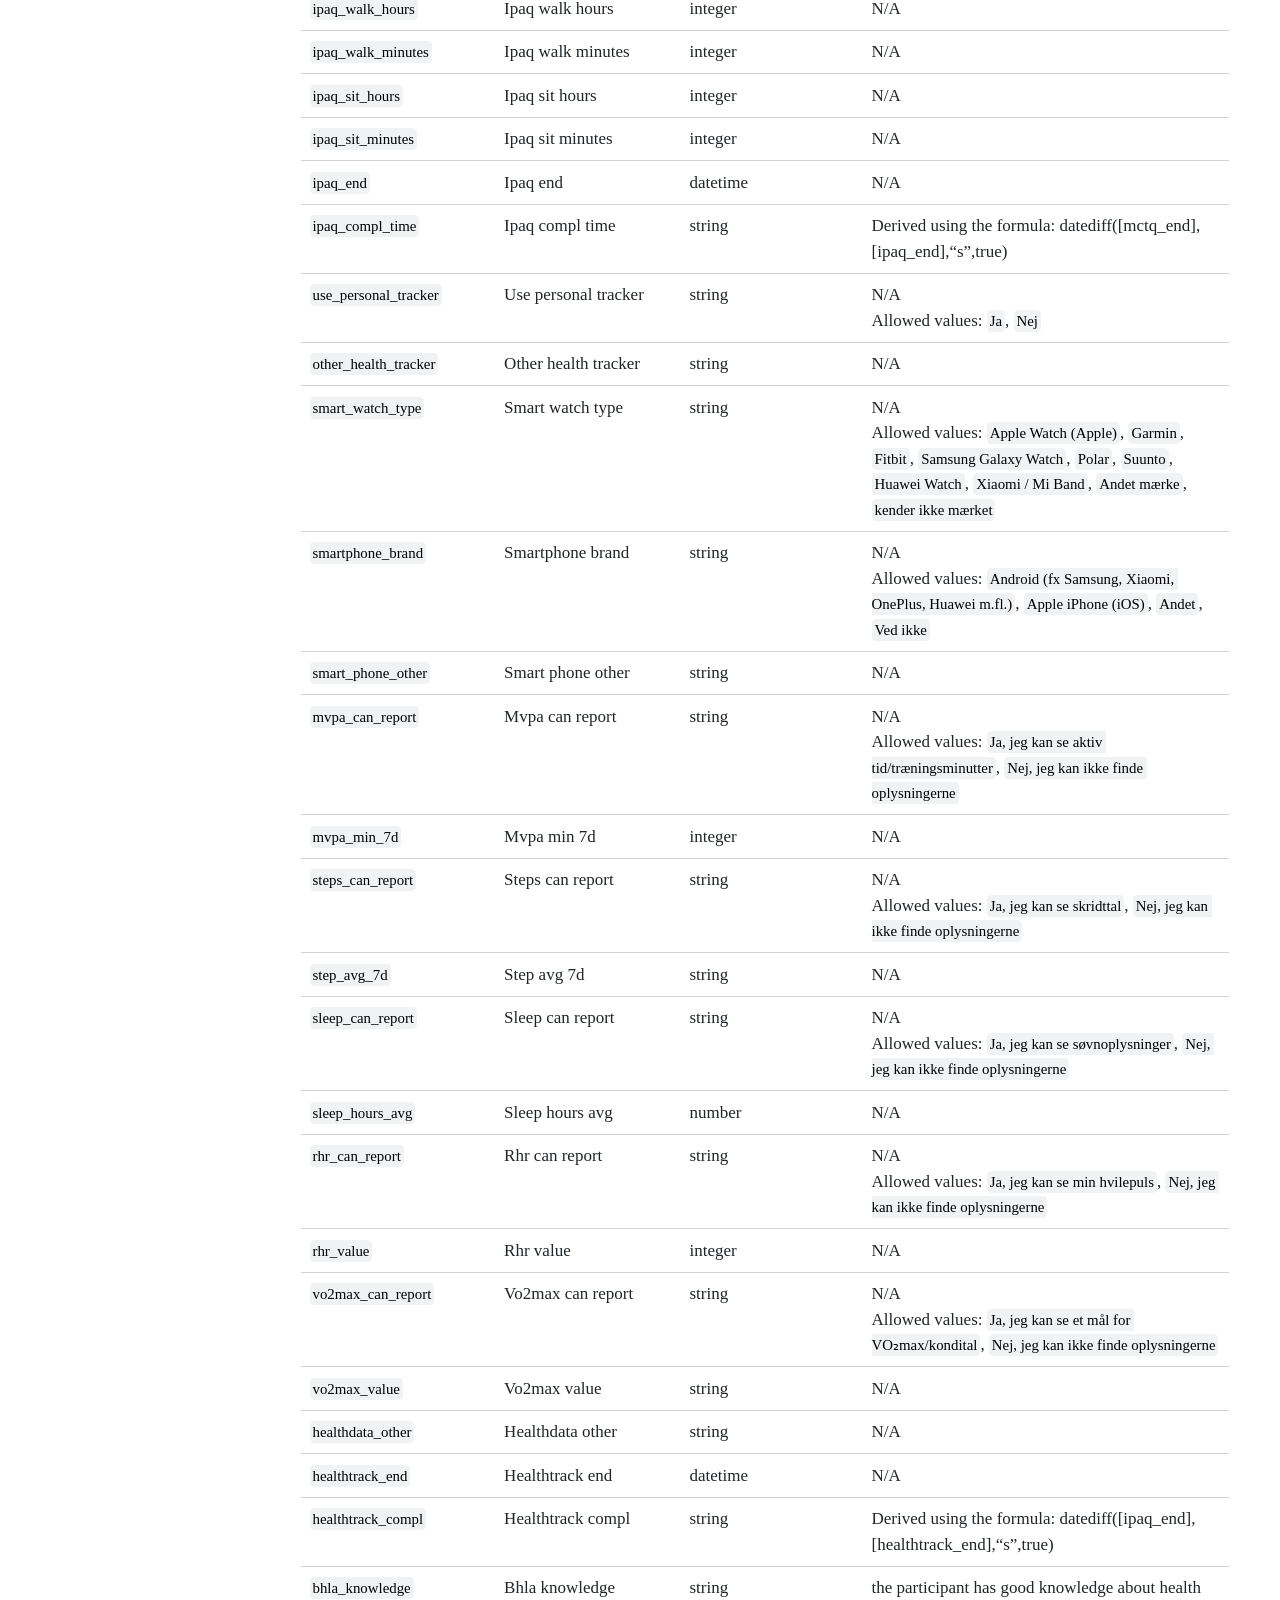
<file: docs/metadata/resources/survey.html>
<!DOCTYPE html>
<html xmlns="http://www.w3.org/1999/xhtml" lang="en" xml:lang="en"><head>

<meta charset="utf-8">
<meta name="generator" content="quarto-1.11.9">

<meta name="viewport" content="width=device-width, initial-scale=1.0, user-scalable=yes">

<meta name="description" content="Survey">

<title>Survey – DP-Next Questionnaire Data Package</title>
<style>
/* Default styles provided by pandoc.
** See https://pandoc.org/MANUAL.html#variables-for-html for config info.
*/
span.smallcaps{font-variant: small-caps;}
div.columns{display: flex; gap: 1.5em;}
div.column{flex: auto;}
@media screen {
div.columns{gap: min(4vw, 1.5em);}
div.column{overflow-x: auto;}
}
div.hanging-indent{margin-left: 1.5em; text-indent: -1.5em;}
ul.task-list{list-style: none;}
ul.task-list li input[type="checkbox"] {
  width: 0.8em;
  margin: 0 0.8em 0.2em -1em; /* quarto-specific, see https://github.com/quarto-dev/quarto-cli/issues/4556 */ 
  vertical-align: middle;
}
</style>


<script src="../../../site_libs/quarto-nav/quarto-nav.js"></script>
<script src="../../../site_libs/clipboard/clipboard.min.js"></script>
<script src="../../../site_libs/quarto-search/autocomplete.umd.js"></script>
<script src="../../../site_libs/quarto-search/fuse.min.js"></script>
<script src="../../../site_libs/quarto-search/quarto-search.js"></script>
<meta name="quarto:offset" content="../../../">
<link href="../../../docs/metadata/resources/registration.html" rel="prev">
<script src="../../../site_libs/quarto-html/quarto.js" type="module"></script>
<script src="../../../site_libs/quarto-html/tabsets/tabsets.js" type="module"></script>
<script src="../../../site_libs/quarto-html/scrollable-regions/scrollable-regions.js" type="module"></script>
<script src="../../../site_libs/quarto-html/popper.min.js"></script>
<script src="../../../site_libs/quarto-html/tippy.umd.min.js"></script>
<script src="../../../site_libs/quarto-html/anchor.min.js"></script>
<link href="../../../site_libs/quarto-html/tippy.css" rel="stylesheet">
<link href="../../../site_libs/quarto-html/quarto-syntax-highlighting-1f42ef86e7bbcd4ef0935f55bd85d622.css" rel="stylesheet" class="quarto-color-scheme" id="quarto-text-highlighting-styles">
<link href="../../../site_libs/quarto-html/quarto-syntax-highlighting-dark-b2c10e9313c6d05287a68e7950ff1397.css" rel="stylesheet" class="quarto-color-scheme quarto-color-alternate" id="quarto-text-highlighting-styles">
<link href="../../../site_libs/quarto-html/quarto-syntax-highlighting-1f42ef86e7bbcd4ef0935f55bd85d622.css" rel="stylesheet" class="quarto-color-scheme-extra" id="quarto-text-highlighting-styles">
<script src="../../../site_libs/bootstrap/bootstrap.min.js"></script>
<link href="../../../site_libs/bootstrap/bootstrap-icons.css" rel="stylesheet">
<link href="../../../site_libs/bootstrap/bootstrap-c3a6d363a3267a497990f100147b2ae5.min.css" rel="stylesheet" append-hash="true" class="quarto-color-scheme" id="quarto-bootstrap" data-mode="light">
<link href="../../../site_libs/bootstrap/bootstrap-dark-c3a6d363a3267a497990f100147b2ae5.min.css" rel="stylesheet" append-hash="true" class="quarto-color-scheme quarto-color-alternate" id="quarto-bootstrap" data-mode="light">
<link href="../../../site_libs/bootstrap/bootstrap-c3a6d363a3267a497990f100147b2ae5.min.css" rel="stylesheet" append-hash="true" class="quarto-color-scheme-extra" id="quarto-bootstrap" data-mode="light">
<script id="quarto-search-options" type="application/json">{
  "location": "navbar",
  "copy-button": false,
  "collapse-after": 3,
  "panel-placement": "end",
  "type": "textbox",
  "limit": 50,
  "keyboard-shortcut": [
    "f",
    "/",
    "s"
  ],
  "language": {
    "search-no-results-text": "No results",
    "search-matching-documents-text": "matching documents",
    "search-copy-link-title": "Copy link to search",
    "search-hide-matches-text": "Hide additional matches",
    "search-more-match-text": "more match in this document",
    "search-more-matches-text": "more matches in this document",
    "search-clear-button-title": "Clear",
    "search-text-placeholder": "",
    "search-detached-cancel-button-title": "Cancel",
    "search-submit-button-title": "Submit",
    "search-label": "Search"
  }
}</script>


</head>

<body class="nav-sidebar floating nav-fixed fullcontent quarto-light"><a id="quarto-skip-link" class="visually-hidden-focusable" href="#quarto-document-content">Skip to main content</a>

<div id="quarto-search-results"></div>
  <header id="quarto-header" class="headroom fixed-top">
    <nav class="navbar navbar-expand-lg " data-bs-theme="dark" aria-label="Site">
      <div class="navbar-container container-fluid">
      <div class="navbar-brand-container mx-auto">
    <a class="navbar-brand" href="../../../index.html">
    <span class="navbar-title">DP-Next Questionnaire Data Package</span>
    </a>
  </div>
          <button class="navbar-toggler" type="button" data-bs-toggle="collapse" data-bs-target="#navbarCollapse" aria-controls="navbarCollapse" aria-expanded="false" aria-label="Toggle navigation" onclick="if (window.quartoToggleHeadroom) { window.quartoToggleHeadroom(); }">
  <span class="navbar-toggler-icon"></span>
</button>
          <div class="collapse navbar-collapse" id="navbarCollapse">
            <ul class="navbar-nav navbar-nav-scroll me-auto">
  <li class="nav-item">
    <a class="nav-link active" href="../../../docs/metadata/index.html" aria-current="page"> 
<span class="menu-text">Data Package</span></a>
  </li>  
</ul>
          </div> <!-- /navcollapse -->
            <div class="quarto-navbar-tools">
    <a href="https://github.com/dp-next/questionnaire-data" title="" class="quarto-navigation-tool px-1" aria-label="GitHub icon: Source repository"><i class="bi bi-github"></i></a>
</div>
            <div id="quarto-search" class="" title="Search"></div>
      </div> <!-- /container-fluid -->
    </nav>
  <nav class="quarto-secondary-nav" aria-label="Toolbar">
    <div class="container-fluid d-flex">
      <button type="button" class="quarto-btn-toggle btn" data-bs-toggle="collapse" role="button" data-bs-target=".quarto-sidebar-collapse-item" aria-controls="quarto-sidebar" aria-expanded="false" aria-label="Toggle sidebar navigation" onclick="if (window.quartoToggleHeadroom) { window.quartoToggleHeadroom(); }">
        <i class="bi bi-layout-text-sidebar-reverse"></i>
      </button>
        <nav class="quarto-page-breadcrumbs" aria-label="Breadcrumbs"><ol class="breadcrumb"><li class="breadcrumb-item"><a href="../../../docs/metadata/resources/registration.html">Resources</a></li><li class="breadcrumb-item"><a href="../../../docs/metadata/resources/survey.html">Survey</a></li></ol></nav>
        <a class="flex-grow-1" data-bs-toggle="collapse" data-bs-target=".quarto-sidebar-collapse-item" onclick="if (window.quartoToggleHeadroom) { window.quartoToggleHeadroom(); }">      
        </a>
    </div>
  </nav>
</header>
<!-- content -->
<div id="quarto-content" class="quarto-container page-columns page-rows-contents page-layout-article page-navbar">
<!-- sidebar -->
  <nav id="quarto-sidebar" class="sidebar collapse collapse-horizontal quarto-sidebar-collapse-item sidebar-navigation floating overflow-auto" aria-label="Section">
    <div class="sidebar-menu-container"> 
    <ul class="list-unstyled mt-1">
        <li class="sidebar-item">
  <div class="sidebar-item-container"> 
  <a href="../../../docs/metadata/index.html" class="sidebar-item-text sidebar-link">
 <span class="menu-text">Package</span></a>
  </div>
</li>
        <li class="sidebar-item sidebar-item-section">
      <div class="sidebar-item-container"> 
            <button type="button" class="sidebar-item-text sidebar-item-toggle sidebar-link text-start" data-bs-toggle="collapse" data-bs-target="#quarto-sidebar-section-1" aria-controls="quarto-sidebar-section-1" aria-expanded="true">
 <span class="menu-text" id="quarto-sidebar-section-1-label">Resources</span><i class="bi bi-chevron-right" aria-hidden="true"></i></button>
      </div>
      <ul id="quarto-sidebar-section-1" aria-labelledby="quarto-sidebar-section-1-label" class="collapse list-unstyled sidebar-section depth1 show">  
          <li class="sidebar-item">
  <div class="sidebar-item-container"> 
  <a href="../../../docs/metadata/resources/registration.html" class="sidebar-item-text sidebar-link">
 <span class="menu-text">Registration</span></a>
  </div>
</li>
          <li class="sidebar-item">
  <div class="sidebar-item-container"> 
  <a href="../../../docs/metadata/resources/survey.html" class="sidebar-item-text sidebar-link active">
 <span class="menu-text">Survey</span></a>
  </div>
</li>
      </ul>
  </li>
    </ul>
    </div>
</nav>
<div id="quarto-sidebar-glass" class="quarto-sidebar-collapse-item" data-bs-toggle="collapse" data-bs-target=".quarto-sidebar-collapse-item"></div>
<!-- margin-sidebar -->
    
<!-- main -->
<main class="content" id="quarto-document-content" tabindex="-1">

<header id="title-block-header" class="quarto-title-block default"><nav class="quarto-page-breadcrumbs quarto-title-breadcrumbs d-none d-lg-block" aria-label="Breadcrumbs"><ol class="breadcrumb"><li class="breadcrumb-item"><a href="../../../docs/metadata/resources/registration.html">Resources</a></li><li class="breadcrumb-item"><a href="../../../docs/metadata/resources/survey.html">Survey</a></li></ol></nav>
<div class="quarto-title">
<h1 class="title">Survey</h1>
<p class="subtitle lead"><code>survey</code></p>
</div>

<div>
  <div class="description">
    Survey
  </div>
</div>


<div class="quarto-title-meta">

    
  
    
  </div>
  


</header>


<!--
NEVER EDIT MANUALLY. This documentation was auto-generated by `seedcase-flower`.
If you want to edit the content, please make changes to the `datapackage.json` file.
-->
<ul>
<li>Path: <code>resources/survey/data.parquet</code></li>
<li>Primary key: (<code>participant_id</code>)</li>
<li>Foreign keys:
<ul>
<li><code>participant_id</code> → <code>registration.participant_id</code></li>
</ul></li>
</ul>
<table class="caption-top table">
<caption>Fields in the <code>survey</code> resource.</caption>
<colgroup>
<col style="width: 20%">
<col style="width: 20%">
<col style="width: 20%">
<col style="width: 40%">
</colgroup>
<thead>
<tr class="header">
<th>Name</th>
<th>Title</th>
<th>Type</th>
<th>Description</th>
</tr>
</thead>
<tbody>
<tr class="odd">
<td><code>participant_id</code></td>
<td>Participant id</td>
<td>string</td>
<td>Every participant will get a participant ID</td>
</tr>
<tr class="even">
<td><code>background_start</code></td>
<td>Background start</td>
<td>datetime</td>
<td>N/A</td>
</tr>
<tr class="odd">
<td><code>gender</code></td>
<td>Gender</td>
<td>string</td>
<td>N/A<br>Allowed values: <code>Mand</code>, <code>Kvinde</code></td>
</tr>
<tr class="even">
<td><code>height</code></td>
<td>Height</td>
<td>integer</td>
<td>N/A</td>
</tr>
<tr class="odd">
<td><code>weight</code></td>
<td>Weight</td>
<td>integer</td>
<td>N/A</td>
</tr>
<tr class="even">
<td><code>weight_2_female</code></td>
<td>Weight 2 female</td>
<td>integer</td>
<td>N/A</td>
</tr>
<tr class="odd">
<td><code>blood_preasure</code></td>
<td>Blood preasure</td>
<td>string</td>
<td>N/A<br>Allowed values: <code>Ja</code>, <code>Nej</code></td>
</tr>
<tr class="even">
<td><code>cholesterol</code></td>
<td>Cholesterol</td>
<td>string</td>
<td>N/A<br>Allowed values: <code>Ja</code>, <code>Nej</code></td>
</tr>
<tr class="odd">
<td><code>weight_20yo</code></td>
<td>Weight 20yo</td>
<td>integer</td>
<td>N/A</td>
</tr>
<tr class="even">
<td><code>highest_weight</code></td>
<td>Highest weight</td>
<td>integer</td>
<td>N/A</td>
</tr>
<tr class="odd">
<td><code>highest_weight_2</code></td>
<td>Highest weight 2</td>
<td>integer</td>
<td>N/A</td>
</tr>
<tr class="even">
<td><code>time_highest_weight</code></td>
<td>Time highest weight</td>
<td>integer</td>
<td>N/A</td>
</tr>
<tr class="odd">
<td><code>time_highest_weight_2</code></td>
<td>Time highest weight 2</td>
<td>integer</td>
<td>N/A</td>
</tr>
<tr class="even">
<td><code>menstruation</code></td>
<td>Menstruation</td>
<td>string</td>
<td>Information on whether the participant is still experiencing menstruation.<br>Allowed values: <code>Ja</code>, <code>Nej</code></td>
</tr>
<tr class="odd">
<td><code>menopause</code></td>
<td>Menopause</td>
<td>string</td>
<td>Information on whether the participant has entered menopause.<br>Allowed values: <code>Ja</code>, <code>Nej</code>, <code>Ved det ikke</code></td>
</tr>
<tr class="even">
<td><code>civilstatus</code></td>
<td>Civilstatus</td>
<td>string</td>
<td>The participants civil status<br>Allowed values: <code>Gift/Samlevende</code>, <code>Partner (ikke sammenlevende)</code>, <code>Enlig</code>, <code>Fraskilt</code>, <code>Enke/enkemand</code>, <code>Ved ikke/vil ikke oplyse</code></td>
</tr>
<tr class="odd">
<td><code>children_home</code></td>
<td>Children home</td>
<td>string</td>
<td>Information on whether the participant has any children living at home.<br>Allowed values: <code>Ja</code>, <code>Nej</code></td>
</tr>
<tr class="even">
<td><code>smoking</code></td>
<td>Smoking</td>
<td>string</td>
<td>Information on the participant’s smoking status<br>Allowed values: <code>Ja, hver dag</code>, <code>Ja, mindst en gang om ugen</code>, <code>Ja, men sjældnere end hver uge</code>, <code>Nej, jeg er stoppet inden for de seneste 12 måneder</code>, <code>Nej, jeg er stoppet for 1-5 år siden</code>, <code>Nej, jeg er stoppet for mere end 5 år siden</code>, <code>Nej, jeg har aldrig røget</code></td>
</tr>
<tr class="odd">
<td><code>nikotine</code></td>
<td>Nikotine</td>
<td>string</td>
<td>N/A<br>Allowed values: <code>Ja, hver dag</code>, <code>Ja, mindst en gang om ugen</code>, <code>Ja, men sjældnere end hver uge</code>, <code>Nej, jeg er stoppet inden for de seneste 12 måneder</code>, <code>Nej, jeg er stoppet for 1-5 år siden</code>, <code>Nej, jeg er stoppet for mere end 5 år siden</code>, <code>Nej, jeg har aldrig brugt nikotinpræparater</code></td>
</tr>
<tr class="even">
<td><code>background_end</code></td>
<td>Background end</td>
<td>datetime</td>
<td>N/A</td>
</tr>
<tr class="odd">
<td><code>compl_time_background</code></td>
<td>Compl time background</td>
<td>string</td>
<td>Derived using the formula: datediff([background_start],[background_end],“s”,true)</td>
</tr>
<tr class="even">
<td><code>vas_physical</code></td>
<td>Vas physical</td>
<td>integer</td>
<td>Question: </td>
</tr>
<tr class="odd">
<td><code>vas_mentalhealth</code></td>
<td>Vas mentalhealth</td>
<td>integer</td>
<td>Question: </td>
</tr>
<tr class="even">
<td><code>qol_vas</code></td>
<td>Qol vas</td>
<td>integer</td>
<td>Question: </td>
</tr>
<tr class="odd">
<td><code>sf_health_overall</code></td>
<td>Sf health overall</td>
<td>string</td>
<td>N/A<br>Allowed values: <code>Fremragende</code>, <code>Vældig godt</code>, <code>Godt</code>, <code>Mindre godt</code>, <code>Dårligt</code></td>
</tr>
<tr class="even">
<td><code>sf_activities</code></td>
<td>Sf activities</td>
<td>string</td>
<td>N/A<br>Allowed values: <code>Ja, meget begrænset</code>, <code>Ja, lidt begrænset</code>, <code>Nej, slet ikke begrænset</code></td>
</tr>
<tr class="odd">
<td><code>sf_activities_1</code></td>
<td>Sf activities 1</td>
<td>string</td>
<td>N/A<br>Allowed values: <code>Ja, meget begrænset</code>, <code>Ja, lidt begrænset</code>, <code>Nej, slet ikke begrænset</code></td>
</tr>
<tr class="even">
<td><code>sf_daily_activities</code></td>
<td>Sf daily activities</td>
<td>string</td>
<td>N/A<br>Allowed values: <code>Ja</code>, <code>Nej</code></td>
</tr>
<tr class="odd">
<td><code>sf_daily_activities_limit</code></td>
<td>Sf daily activities limit</td>
<td>string</td>
<td>N/A<br>Allowed values: <code>Ja</code>, <code>Nej</code></td>
</tr>
<tr class="even">
<td><code>sf_activities_mental</code></td>
<td>Sf activities mental</td>
<td>string</td>
<td>N/A<br>Allowed values: <code>Ja</code>, <code>Nej</code></td>
</tr>
<tr class="odd">
<td><code>sf_activities_careful</code></td>
<td>Sf activities careful</td>
<td>string</td>
<td>N/A<br>Allowed values: <code>Ja</code>, <code>Nej</code></td>
</tr>
<tr class="even">
<td><code>sf_physical_pain</code></td>
<td>Sf physical pain</td>
<td>string</td>
<td>N/A<br>Allowed values: <code>Slet ikke</code>, <code>Lidt</code>, <code>Noget</code>, <code>En hel del</code>, <code>Virkelig meget</code></td>
</tr>
<tr class="odd">
<td><code>sf_mental_relaxed</code></td>
<td>Sf mental relaxed</td>
<td>string</td>
<td>N/A<br>Allowed values: <code>Hele tiden</code>, <code>Det meste af tiden</code>, <code>En hel del af tiden</code>, <code>Noget af tiden</code>, <code>Lidt af tiden</code>, <code>På Intet tidspunkt</code></td>
</tr>
<tr class="even">
<td><code>sf_mental_energy</code></td>
<td>Sf mental energy</td>
<td>string</td>
<td>N/A<br>Allowed values: <code>Hele tiden</code>, <code>Det meste af tiden</code>, <code>En hel del af tiden</code>, <code>Noget af tiden</code>, <code>Lidt af tiden</code>, <code>På Intet tidspunkt</code></td>
</tr>
<tr class="odd">
<td><code>sf_mental_sad</code></td>
<td>Sf mental sad</td>
<td>string</td>
<td>N/A<br>Allowed values: <code>Hele tiden</code>, <code>Det meste af tiden</code>, <code>En hel del af tiden</code>, <code>Noget af tiden</code>, <code>Lidt af tiden</code>, <code>På Intet tidspunkt</code></td>
</tr>
<tr class="even">
<td><code>sf_mental_social</code></td>
<td>Sf mental social</td>
<td>string</td>
<td>N/A<br>Allowed values: <code>Hele tiden</code>, <code>Det meste af tiden</code>, <code>Noget af tiden</code>, <code>Lidt af tiden</code>, <code>På Intet tidspunkt</code></td>
</tr>
<tr class="odd">
<td><code>sf12v2_end</code></td>
<td>Sf12v2 end</td>
<td>datetime</td>
<td>N/A</td>
</tr>
<tr class="even">
<td><code>sf12v2_complt_time</code></td>
<td>Sf12v2 complt time</td>
<td>string</td>
<td>Derived using the formula: datediff([background_end],[sf12v2_end],“s”,true)</td>
</tr>
<tr class="odd">
<td><code>obesity</code></td>
<td>Obesity</td>
<td>string</td>
<td>N/A<br>Allowed values: <code>Undervægtig</code>, <code>Normalvægtig</code>, <code>Overvægtig</code>, <code>Ved ikke</code></td>
</tr>
<tr class="even">
<td><code>body_number</code></td>
<td>Body number</td>
<td>string</td>
<td>N/A<br>Allowed values: <code>1</code>, <code>2</code>, <code>3</code>, <code>4</code>, <code>5</code>, <code>6</code>, <code>7</code>, <code>8</code>, <code>9</code></td>
</tr>
<tr class="odd">
<td><code>ses_dk_slider</code></td>
<td>Ses dk slider</td>
<td>integer</td>
<td>the participant’s self-perceived SES Question: </td>
</tr>
<tr class="even">
<td><code>ses_lokal_slider</code></td>
<td>Ses lokal slider</td>
<td>integer</td>
<td>the participant’s self-perceived SES comparet to the local community Question: </td>
</tr>
<tr class="odd">
<td><code>self_rate_end</code></td>
<td>Self rate end</td>
<td>datetime</td>
<td>N/A</td>
</tr>
<tr class="even">
<td><code>compl_time_self_rate</code></td>
<td>Compl time self rate</td>
<td>string</td>
<td>Derived using the formula: datediff([sf12v2_end],[self_rate_end],“s”,true)</td>
</tr>
<tr class="odd">
<td><code>alc_12mo</code></td>
<td>Alc 12mo</td>
<td>string</td>
<td>N/A<br>Allowed values: <code>Ja</code>, <code>Nej</code></td>
</tr>
<tr class="even">
<td><code>alc_days_per_week</code></td>
<td>Alc days per week</td>
<td>string</td>
<td>The number of days per week the participant usually consumes alcohol.<br>Allowed values: <code>Mindre end en dag om ugen</code>, <code>1 dag om ugen</code>, <code>2 dage om ugen</code>, <code>3 dage om ugen</code>, <code>4 dage om ugen</code>, <code>5 dage om ugen</code>, <code>6 dage om ugen</code>, <code>7 dage om ugen</code></td>
</tr>
<tr class="odd">
<td><code>alc_mon</code></td>
<td>Alc mon</td>
<td>integer</td>
<td>N/A</td>
</tr>
<tr class="even">
<td><code>alc_tue</code></td>
<td>Alc tue</td>
<td>integer</td>
<td>N/A</td>
</tr>
<tr class="odd">
<td><code>alc_wed</code></td>
<td>Alc wed</td>
<td>integer</td>
<td>N/A</td>
</tr>
<tr class="even">
<td><code>alc_thu</code></td>
<td>Alc thu</td>
<td>integer</td>
<td>N/A</td>
</tr>
<tr class="odd">
<td><code>alc_fri</code></td>
<td>Alc fri</td>
<td>integer</td>
<td>N/A</td>
</tr>
<tr class="even">
<td><code>alc_sat</code></td>
<td>Alc sat</td>
<td>integer</td>
<td>N/A</td>
</tr>
<tr class="odd">
<td><code>alc_sun</code></td>
<td>Alc sun</td>
<td>integer</td>
<td>N/A</td>
</tr>
<tr class="even">
<td><code>alc_freq_per_occa</code></td>
<td>Alc freq per occa</td>
<td>string</td>
<td>Information on how often the participant consumes five or more drinks on a single occasion.<br>Allowed values: <code>Næsten dagligt eller dagligt</code>, <code>Ugentligt</code>, <code>Månedligt</code>, <code>Sjældent</code>, <code>Aldrig</code></td>
</tr>
<tr class="odd">
<td><code>alc_want_lower</code></td>
<td>Alc want lower</td>
<td>string</td>
<td>N/A<br>Allowed values: <code>ja</code>, <code>nej</code>, <code>ved ikke</code></td>
</tr>
<tr class="even">
<td><code>alc_bad_health</code></td>
<td>Alc bad health</td>
<td>string</td>
<td>N/A<br>Allowed values: <code>Ja, meget</code>, <code>Ja, lidt</code>, <code>Nej</code>, <code>ved ikke</code></td>
</tr>
<tr class="odd">
<td><code>alc_prev_daily_use</code></td>
<td>Alc prev daily use</td>
<td>string</td>
<td>Information on whether the participant has previously had a daily alcohol consumption.<br>Allowed values: <code>Ja</code>, <code>Nej</code></td>
</tr>
<tr class="even">
<td><code>alc_per_week_earlier</code></td>
<td>Alc per week earlier</td>
<td>number</td>
<td>N/A</td>
</tr>
<tr class="odd">
<td><code>alc_period_start</code></td>
<td>Alc period start</td>
<td>integer</td>
<td>N/A</td>
</tr>
<tr class="even">
<td><code>alc_period_start_2</code></td>
<td>Alc period start 2</td>
<td>integer</td>
<td>N/A</td>
</tr>
<tr class="odd">
<td><code>alc_end</code></td>
<td>Alc end</td>
<td>datetime</td>
<td>N/A</td>
</tr>
<tr class="even">
<td><code>alc_compl_time</code></td>
<td>Alc compl time</td>
<td>string</td>
<td>Derived using the formula: datediff([self_rate_end],[alc_end],“s”,true)</td>
</tr>
<tr class="odd">
<td><code>lonely_single</code></td>
<td>Lonely single</td>
<td>string</td>
<td>N/A<br>Allowed values: <code>Nej, det passer ikke</code>, <code>Ja, det passer, men jeg lider ikke under det</code>, <code>Ja, det passer, og jeg lider lidt under det</code>, <code>Ja, det passer, og jeg lider moderat under det</code>, <code>Ja, det passer, og jeg lider meget under det</code></td>
</tr>
<tr class="even">
<td><code>social_support</code></td>
<td>Social support</td>
<td>string</td>
<td>N/A<br>Allowed values: <code>Ja</code>, <code>Nej</code></td>
</tr>
<tr class="odd">
<td><code>contact_helpwithprob</code></td>
<td>Contact helpwithprob</td>
<td>string</td>
<td>N/A<br>Allowed values: <code>Dagligt eller næsten dagligt</code>, <code>3-4 gange om ugen</code>, <code>1-2 gange om ugen</code>, <code>1-2 gange om måneden</code>, <code>Sjældnere end 1 gang om måneden</code>, <code>Aldrig</code></td>
</tr>
<tr class="even">
<td><code>social_end</code></td>
<td>Social end</td>
<td>datetime</td>
<td>N/A</td>
</tr>
<tr class="odd">
<td><code>social_compl_time</code></td>
<td>Social compl time</td>
<td>string</td>
<td>Derived using the formula: datediff([alc_end],[social_end],“s”,true)</td>
</tr>
<tr class="even">
<td><code>delphi_parents_known</code></td>
<td>Delphi parents known</td>
<td>string</td>
<td>number of known biological parents<br>Allowed values: <code>Ingen</code>, <code>Min biologiske far</code>, <code>Min biologiske mor</code>, <code>Både min biologiske far og mor</code></td>
</tr>
<tr class="odd">
<td><code>father_alcohol_substance</code></td>
<td>Father alcohol substance</td>
<td>string</td>
<td>did the participant’s father drink or use drugs<br>Allowed values: <code>Ja</code>, <code>Nej</code>, <code>Ved ikke</code></td>
</tr>
<tr class="even">
<td><code>father_overweight</code></td>
<td>Father overweight</td>
<td>string</td>
<td>was the participant’s father overweight<br>Allowed values: <code>Ja</code>, <code>Nej</code>, <code>Ved ikke</code></td>
</tr>
<tr class="odd">
<td><code>body_number_father</code></td>
<td>Body number father</td>
<td>string</td>
<td>N/A<br>Allowed values: <code>1</code>, <code>2</code>, <code>3</code>, <code>4</code>, <code>5</code>, <code>6</code>, <code>7</code>, <code>8</code>, <code>9</code></td>
</tr>
<tr class="even">
<td><code>father_diabetes</code></td>
<td>Father diabetes</td>
<td>string</td>
<td>N/A<br>Allowed values: <code>Ja</code>, <code>Nej</code>, <code>Ved ikke</code></td>
</tr>
<tr class="odd">
<td><code>delphi_father_dmtype</code></td>
<td>Delphi father dmtype</td>
<td>string</td>
<td>N/A<br>Allowed values: <code>Type-1 diabetes</code>, <code>Type-2 diabetes</code>, <code>Ved ikke hvilken type</code></td>
</tr>
<tr class="even">
<td><code>father_smoke</code></td>
<td>Father smoke</td>
<td>string</td>
<td>did the participant’s father smoke<br>Allowed values: <code>Ja</code>, <code>Ja, men han er stoppet</code>, <code>Nej</code>, <code>Ved ikke</code></td>
</tr>
<tr class="odd">
<td><code>delphi_father_smoke_stoped</code></td>
<td>Delphi father smoke stoped</td>
<td>number</td>
<td>N/A</td>
</tr>
<tr class="even">
<td><code>mother_alcohol_substance</code></td>
<td>Mother alcohol substance</td>
<td>string</td>
<td>did the participant’s mother drink or use drugs<br>Allowed values: <code>Ja</code>, <code>Nej</code>, <code>Ved ikke</code></td>
</tr>
<tr class="odd">
<td><code>mother_overweight</code></td>
<td>Mother overweight</td>
<td>string</td>
<td>was the participant’s mother overweight<br>Allowed values: <code>Ja</code>, <code>Nej</code>, <code>Ved ikke</code></td>
</tr>
<tr class="even">
<td><code>body_number_mother</code></td>
<td>Body number mother</td>
<td>string</td>
<td>N/A<br>Allowed values: <code>1</code>, <code>2</code>, <code>3</code>, <code>4</code>, <code>5</code>, <code>6</code>, <code>7</code>, <code>8</code>, <code>9</code></td>
</tr>
<tr class="odd">
<td><code>mother_diabetes</code></td>
<td>Mother diabetes</td>
<td>string</td>
<td>N/A<br>Allowed values: <code>Ja</code>, <code>Nej</code>, <code>Ved ikke</code></td>
</tr>
<tr class="even">
<td><code>delphi_father_dmtype_2</code></td>
<td>Delphi father dmtype 2</td>
<td>string</td>
<td>N/A<br>Allowed values: <code>Type-1 diabetes</code>, <code>Type-2 diabetes</code>, <code>Ved ikke hvilken type</code></td>
</tr>
<tr class="odd">
<td><code>mother_smoke</code></td>
<td>Mother smoke</td>
<td>string</td>
<td>did the participant’s mother smoke<br>Allowed values: <code>Ja</code>, <code>Ja, men hun er stoppet</code>, <code>Nej</code>, <code>Ved ikke</code></td>
</tr>
<tr class="even">
<td><code>mother_smoke_years</code></td>
<td>Mother smoke years</td>
<td>number</td>
<td>N/A</td>
</tr>
<tr class="odd">
<td><code>family_end</code></td>
<td>Family end</td>
<td>datetime</td>
<td>N/A</td>
</tr>
<tr class="even">
<td><code>family_compl_time</code></td>
<td>Family compl time</td>
<td>string</td>
<td>Derived using the formula: datediff([social_end],[family_end],“s”,true)</td>
</tr>
<tr class="odd">
<td><code>dass_tense</code></td>
<td>Dass tense</td>
<td>string</td>
<td>it is hard for the participant to relax<br>Allowed values: <code>Passede ikke på mig</code>, <code>Passede en smule eller noget af tiden på mig</code>, <code>Passede I betydelig grad eller en stor del af tiden på mig</code>, <code>Passede rigtigt meget eller det meste af tiden på mig</code></td>
</tr>
<tr class="even">
<td><code>dass_dry_mouth</code></td>
<td>Dass dry mouth</td>
<td>string</td>
<td>the participant’s experiences dry mouth<br>Allowed values: <code>Passede ikke på mig</code>, <code>Passede en smule eller noget af tiden på mig</code>, <code>Passede I betydelig grad eller en stor del af tiden på mig</code>, <code>Passede rigtigt meget eller det meste af tiden på mig</code></td>
</tr>
<tr class="odd">
<td><code>dass_pos_feelings</code></td>
<td>Dass pos feelings</td>
<td>string</td>
<td>The participant doesn’t experience positive feelings<br>Allowed values: <code>Passede ikke på mig</code>, <code>Passede en smule eller noget af tiden på mig</code>, <code>Passede I betydelig grad eller en stor del af tiden på mig</code>, <code>Passede rigtigt meget eller det meste af tiden på mig</code></td>
</tr>
<tr class="even">
<td><code>dass_diffi_breathing</code></td>
<td>Dass diffi breathing</td>
<td>string</td>
<td>the participant’s experiences respiratory problems<br>Allowed values: <code>Passede ikke på mig</code>, <code>Passede en smule eller noget af tiden på mig</code>, <code>Passede I betydelig grad eller en stor del af tiden på mig</code>, <code>Passede rigtigt meget eller det meste af tiden på mig</code></td>
</tr>
<tr class="odd">
<td><code>dass_lack_motiv</code></td>
<td>Dass lack motiv</td>
<td>string</td>
<td>the participant was unable to take initiative<br>Allowed values: <code>Passede ikke på mig</code>, <code>Passede en smule eller noget af tiden på mig</code>, <code>Passede I betydelig grad eller en stor del af tiden på mig</code>, <code>Passede rigtigt meget eller det meste af tiden på mig</code></td>
</tr>
<tr class="even">
<td><code>dass_overreact</code></td>
<td>Dass overreact</td>
<td>string</td>
<td>the participant overreacts<br>Allowed values: <code>Passede ikke på mig</code>, <code>Passede en smule eller noget af tiden på mig</code>, <code>Passede I betydelig grad eller en stor del af tiden på mig</code>, <code>Passede rigtigt meget eller det meste af tiden på mig</code></td>
</tr>
<tr class="odd">
<td><code>dass_shiver_hands</code></td>
<td>Dass shiver hands</td>
<td>string</td>
<td>the participant was shaking<br>Allowed values: <code>Passede ikke på mig</code>, <code>Passede en smule eller noget af tiden på mig</code>, <code>Passede I betydelig grad eller en stor del af tiden på mig</code>, <code>Passede rigtigt meget eller det meste af tiden på mig</code></td>
</tr>
<tr class="even">
<td><code>dass_phys_en</code></td>
<td>Dass phys en</td>
<td>string</td>
<td>the participant used a lot of energy<br>Allowed values: <code>Passede ikke på mig</code>, <code>Passede en smule eller noget af tiden på mig</code>, <code>Passede I betydelig grad eller en stor del af tiden på mig</code>, <code>Passede rigtigt meget eller det meste af tiden på mig</code></td>
</tr>
<tr class="odd">
<td><code>dass_embarras</code></td>
<td>Dass embarras</td>
<td>string</td>
<td>The participant was afraid of panicking and embarrassing him-/herself<br>Allowed values: <code>Passede ikke på mig</code>, <code>Passede en smule eller noget af tiden på mig</code>, <code>Passede I betydelig grad eller en stor del af tiden på mig</code>, <code>Passede rigtigt meget eller det meste af tiden på mig</code></td>
</tr>
<tr class="even">
<td><code>dass_excitement</code></td>
<td>Dass excitement</td>
<td>string</td>
<td>het participant didn’t have anything to look forward to<br>Allowed values: <code>Passede ikke på mig</code>, <code>Passede en smule eller noget af tiden på mig</code>, <code>Passede I betydelig grad eller en stor del af tiden på mig</code>, <code>Passede rigtigt meget eller det meste af tiden på mig</code></td>
</tr>
<tr class="odd">
<td><code>dass_uneasy</code></td>
<td>Dass uneasy</td>
<td>string</td>
<td>the participant felt restless<br>Allowed values: <code>Passede ikke på mig</code>, <code>Passede en smule eller noget af tiden på mig</code>, <code>Passede I betydelig grad eller en stor del af tiden på mig</code>, <code>Passede rigtigt meget eller det meste af tiden på mig</code></td>
</tr>
<tr class="even">
<td><code>dass_restless</code></td>
<td>Dass restless</td>
<td>string</td>
<td>the participant couldn’t relax<br>Allowed values: <code>Passede ikke på mig</code>, <code>Passede en smule eller noget af tiden på mig</code>, <code>Passede I betydelig grad eller en stor del af tiden på mig</code>, <code>Passede rigtigt meget eller det meste af tiden på mig</code></td>
</tr>
<tr class="odd">
<td><code>dass_discouraged</code></td>
<td>Dass discouraged</td>
<td>string</td>
<td>the participant felt lost<br>Allowed values: <code>Passede ikke på mig</code>, <code>Passede en smule eller noget af tiden på mig</code>, <code>Passede I betydelig grad eller en stor del af tiden på mig</code>, <code>Passede rigtigt meget eller det meste af tiden på mig</code></td>
</tr>
<tr class="even">
<td><code>dass_interrupt</code></td>
<td>Dass interrupt</td>
<td>string</td>
<td>the participant couldn’t tolerate interruptions<br>Allowed values: <code>Passede ikke på mig</code>, <code>Passede en smule eller noget af tiden på mig</code>, <code>Passede I betydelig grad eller en stor del af tiden på mig</code>, <code>Passede rigtigt meget eller det meste af tiden på mig</code></td>
</tr>
<tr class="odd">
<td><code>dass_panic</code></td>
<td>Dass panic</td>
<td>string</td>
<td>the participant felt like panicking<br>Allowed values: <code>Passede ikke på mig</code>, <code>Passede en smule eller noget af tiden på mig</code>, <code>Passede I betydelig grad eller en stor del af tiden på mig</code>, <code>Passede rigtigt meget eller det meste af tiden på mig</code></td>
</tr>
<tr class="even">
<td><code>dass_lack_enthus</code></td>
<td>Dass lack enthus</td>
<td>string</td>
<td>the participant didn’t feel enthusiastic about anything<br>Allowed values: <code>Passede ikke på mig</code>, <code>Passede en smule eller noget af tiden på mig</code>, <code>Passede I betydelig grad eller en stor del af tiden på mig</code>, <code>Passede rigtigt meget eller det meste af tiden på mig</code></td>
</tr>
<tr class="odd">
<td><code>dass_worthless</code></td>
<td>Dass worthless</td>
<td>string</td>
<td>het participant felt worthless<br>Allowed values: <code>Passede ikke på mig</code>, <code>Passede en smule eller noget af tiden på mig</code>, <code>Passede I betydelig grad eller en stor del af tiden på mig</code>, <code>Passede rigtigt meget eller det meste af tiden på mig</code></td>
</tr>
<tr class="even">
<td><code>dass_sensitive</code></td>
<td>Dass sensitive</td>
<td>string</td>
<td>The participant felt sensitive<br>Allowed values: <code>Passede ikke på mig</code>, <code>Passede en smule eller noget af tiden på mig</code>, <code>Passede I betydelig grad eller en stor del af tiden på mig</code>, <code>Passede rigtigt meget eller det meste af tiden på mig</code></td>
</tr>
<tr class="odd">
<td><code>dass_heart_rhythm</code></td>
<td>Dass heart rhythm</td>
<td>string</td>
<td>the participant was aware of his/her heart rhythm<br>Allowed values: <code>Passede ikke på mig</code>, <code>Passede en smule eller noget af tiden på mig</code>, <code>Passede I betydelig grad eller en stor del af tiden på mig</code>, <code>Passede rigtigt meget eller det meste af tiden på mig</code></td>
</tr>
<tr class="even">
<td><code>dass_scared</code></td>
<td>Dass scared</td>
<td>string</td>
<td>the participant felt scared for no reason<br>Allowed values: <code>Passede ikke på mig</code>, <code>Passede en smule eller noget af tiden på mig</code>, <code>Passede I betydelig grad eller en stor del af tiden på mig</code>, <code>Passede rigtigt meget eller det meste af tiden på mig</code></td>
</tr>
<tr class="odd">
<td><code>dass_meaningless</code></td>
<td>Dass meaningless</td>
<td>string</td>
<td>the participant felt life was hopeless<br>Allowed values: <code>Passede ikke på mig</code>, <code>Passede en smule eller noget af tiden på mig</code>, <code>Passede I betydelig grad eller en stor del af tiden på mig</code>, <code>Passede rigtigt meget eller det meste af tiden på mig</code></td>
</tr>
<tr class="even">
<td><code>dass_end</code></td>
<td>Dass end</td>
<td>datetime</td>
<td>N/A</td>
</tr>
<tr class="odd">
<td><code>dass21_compl_time</code></td>
<td>Dass21 compl time</td>
<td>string</td>
<td>Derived using the formula: datediff([family_end],[dass_end],“s”,true)</td>
</tr>
<tr class="even">
<td><code>pss_upset</code></td>
<td>Pss upset</td>
<td>string</td>
<td>how often the participant felt frustrated the past month<br>Allowed values: <code>Aldrig</code>, <code>Næsten aldrig</code>, <code>Ind imellem</code>, <code>Ret ofte</code>, <code>Meget ofte</code></td>
</tr>
<tr class="odd">
<td><code>pss_lack_control</code></td>
<td>Pss lack control</td>
<td>string</td>
<td>how often the participant felt lack of control the past month<br>Allowed values: <code>Aldrig</code>, <code>Næsten aldrig</code>, <code>Ind imellem</code>, <code>Ret ofte</code>, <code>Meget ofte</code></td>
</tr>
<tr class="even">
<td><code>pss_nervous</code></td>
<td>Pss nervous</td>
<td>string</td>
<td>how often the participant felt nervous the past month<br>Allowed values: <code>Aldrig</code>, <code>Næsten aldrig</code>, <code>Ind imellem</code>, <code>Ret ofte</code>, <code>Meget ofte</code></td>
</tr>
<tr class="odd">
<td><code>pss_handle_probs</code></td>
<td>Pss handle probs</td>
<td>string</td>
<td>how often the participant felt confident the past month<br>Allowed values: <code>Aldrig</code>, <code>Næsten aldrig</code>, <code>Ind imellem</code>, <code>Ret ofte</code>, <code>Meget ofte</code></td>
</tr>
<tr class="even">
<td><code>pss_as_plan</code></td>
<td>Pss as plan</td>
<td>string</td>
<td>how often the participant felt that things went as planned the past month<br>Allowed values: <code>Aldrig</code>, <code>Næsten aldrig</code>, <code>Ind imellem</code>, <code>Ret ofte</code>, <code>Meget ofte</code></td>
</tr>
<tr class="odd">
<td><code>pss_resilience</code></td>
<td>Pss resilience</td>
<td>string</td>
<td>how often the participant felt lack of capacity the past month<br>Allowed values: <code>Aldrig</code>, <code>Næsten aldrig</code>, <code>Ind imellem</code>, <code>Ret ofte</code>, <code>Meget ofte</code></td>
</tr>
<tr class="even">
<td><code>pss_handle_irri</code></td>
<td>Pss handle irri</td>
<td>string</td>
<td>how often the participant felt able to manage every-day-life the past month<br>Allowed values: <code>Aldrig</code>, <code>Næsten aldrig</code>, <code>Ind imellem</code>, <code>Ret ofte</code>, <code>Meget ofte</code></td>
</tr>
<tr class="odd">
<td><code>pss_control</code></td>
<td>Pss control</td>
<td>string</td>
<td>how often the participant felt in control the past month<br>Allowed values: <code>Aldrig</code>, <code>Næsten aldrig</code>, <code>Ind imellem</code>, <code>Ret ofte</code>, <code>Meget ofte</code></td>
</tr>
<tr class="even">
<td><code>pss_lack_influ</code></td>
<td>Pss lack influ</td>
<td>string</td>
<td>how often the participant felt angry due to lack of control the past month<br>Allowed values: <code>Aldrig</code>, <code>Næsten aldrig</code>, <code>Ind imellem</code>, <code>Ret ofte</code>, <code>Meget ofte</code></td>
</tr>
<tr class="odd">
<td><code>pss_cumul_prob</code></td>
<td>Pss cumul prob</td>
<td>string</td>
<td>how often did the participant felt overwhelmed by tasks in the past month<br>Allowed values: <code>Aldrig</code>, <code>Næsten aldrig</code>, <code>Ind imellem</code>, <code>Ret ofte</code>, <code>Meget ofte</code></td>
</tr>
<tr class="even">
<td><code>pss_end</code></td>
<td>Pss end</td>
<td>datetime</td>
<td>N/A</td>
</tr>
<tr class="odd">
<td><code>pss_compl_time</code></td>
<td>Pss compl time</td>
<td>string</td>
<td>Derived using the formula: datediff([dass_end],[pss_end],“s”,true)</td>
</tr>
<tr class="even">
<td><code>berlin_snor</code></td>
<td>Berlin snor</td>
<td>string</td>
<td>Does the participant snor<br>Allowed values: <code>Ja</code>, <code>Nej</code>, <code>Ved ikke</code></td>
</tr>
<tr class="odd">
<td><code>berlin_snor_volume</code></td>
<td>Berlin snor volume</td>
<td>string</td>
<td>the volume of the participant’s snor<br>Allowed values: <code>Lidt højere end din vejrtrækning</code>, <code>Så højt som tale</code>, <code>Højere end tale</code></td>
</tr>
<tr class="even">
<td><code>berlin_snor_freq</code></td>
<td>Berlin snor freq</td>
<td>string</td>
<td>how often does the participant snor<br>Allowed values: <code>Næsten hver dag</code>, <code>3-4 gange om ugen</code>, <code>1-2 gange om ugen</code>, <code>1-2 gange om måneden</code>, <code>Sjældent eller aldrig</code></td>
</tr>
<tr class="odd">
<td><code>berlin_bother</code></td>
<td>Berlin bother</td>
<td>string</td>
<td>did the snor ever disturb the participant<br>Allowed values: <code>Næsten hver dag</code>, <code>3-4 gange om ugen</code>, <code>1-2 gange om ugen</code>, <code>1-2 gange om måneden</code>, <code>Sjældent eller aldrig</code></td>
</tr>
<tr class="even">
<td><code>berlin_breath</code></td>
<td>Berlin breath</td>
<td>string</td>
<td>Does the participant stop breathing during sleep<br>Allowed values: <code>Næsten hver dag</code>, <code>3-4 gange om ugen</code>, <code>1-2 gange om ugen</code>, <code>1-2 gange om måneden</code>, <code>Sjældent eller aldrig</code></td>
</tr>
<tr class="odd">
<td><code>berlin_tired</code></td>
<td>Berlin tired</td>
<td>string</td>
<td>how often does the participant feel tired<br>Allowed values: <code>Næsten hver dag</code>, <code>3-4 gange om ugen</code>, <code>1-2 gange om ugen</code>, <code>1-2 gange om måneden</code>, <code>Sjældent eller aldrig</code></td>
</tr>
<tr class="even">
<td><code>berlin_tired_daytime</code></td>
<td>Berlin tired daytime</td>
<td>string</td>
<td>how often does the participant feel tired during the day<br>Allowed values: <code>Næsten hver dag</code>, <code>3-4 gange om ugen</code>, <code>1-2 gange om ugen</code>, <code>1-2 gange om måneden</code>, <code>Sjældent eller aldrig</code></td>
</tr>
<tr class="odd">
<td><code>berlin_sleep_driving</code></td>
<td>Berlin sleep driving</td>
<td>string</td>
<td>did the participant ever fall asleep while driving<br>Allowed values: <code>Ja</code>, <code>Nej</code></td>
</tr>
<tr class="even">
<td><code>berlin_sleep_driv_freq</code></td>
<td>Berlin sleep driv freq</td>
<td>string</td>
<td>does sleeping while driving happen often<br>Allowed values: <code>Næsten hver dag</code>, <code>3-4 gange om ugen</code>, <code>1- 2 gange om ugen</code>, <code>1-2 gange om måneden</code>, <code>Sjældent eller aldrig</code></td>
</tr>
<tr class="odd">
<td><code>berlin_end</code></td>
<td>Berlin end</td>
<td>datetime</td>
<td>N/A</td>
</tr>
<tr class="even">
<td><code>berlin_complt_time</code></td>
<td>Berlin complt time</td>
<td>string</td>
<td>Derived using the formula: datediff([pss_end],[berlin_end],“s”,true)</td>
</tr>
<tr class="odd">
<td><code>umctq_shift</code></td>
<td>Umctq shift</td>
<td>string</td>
<td>N/A<br>Allowed values: <code>Ja</code>, <code>Nej</code></td>
</tr>
<tr class="even">
<td><code>umctq_sleep_hr</code></td>
<td>Umctq sleep hr</td>
<td>integer</td>
<td>N/A</td>
</tr>
<tr class="odd">
<td><code>umctq_sleep_min</code></td>
<td>Umctq sleep min</td>
<td>integer</td>
<td>N/A</td>
</tr>
<tr class="even">
<td><code>umctq_wake_hr</code></td>
<td>Umctq wake hr</td>
<td>integer</td>
<td>N/A</td>
</tr>
<tr class="odd">
<td><code>umctq_wake_min</code></td>
<td>Umctq wake min</td>
<td>integer</td>
<td>N/A</td>
</tr>
<tr class="even">
<td><code>umctq_sleep_hr_we</code></td>
<td>Umctq sleep hr we</td>
<td>integer</td>
<td>N/A</td>
</tr>
<tr class="odd">
<td><code>umctq_sleep_min_we</code></td>
<td>Umctq sleep min we</td>
<td>integer</td>
<td>N/A</td>
</tr>
<tr class="even">
<td><code>umctq_wake_hr_we</code></td>
<td>Umctq wake hr we</td>
<td>integer</td>
<td>N/A</td>
</tr>
<tr class="odd">
<td><code>umctq_wake_min_we</code></td>
<td>Umctq wake min we</td>
<td>integer</td>
<td>N/A</td>
</tr>
<tr class="even">
<td><code>circadian_var</code></td>
<td>Circadian var</td>
<td>string</td>
<td>N/A<br>Allowed values: <code>Under 1 times forskel mellem ugedage i senge eller stå-op-tider</code>, <code>1-2 timers forskel mellem ugedage i senge eller stå-op-tider</code>, <code>2-3 timers forskel mellem ugedage i senge eller stå-op-tider</code>, <code>3-4 timers forskel mellem ugedage i senge eller stå-op-tider</code>, <code>4-5 timers forskel mellem ugedage i senge eller stå-op-tider</code>, <code>mere end 5 timers forskel mellem ugedage i senge eller stå-op-tider</code></td>
</tr>
<tr class="odd">
<td><code>meq_item</code></td>
<td>Meq item</td>
<td>string</td>
<td>N/A<br>Allowed values: <code>Afgjort morgenmenneske</code>, <code>Mere morgen- end aftenmenneske</code>, <code>Mere aften- end morgenmenneske</code>, <code>Afgjort aftenmenneske</code>, <code>Ved ikke</code></td>
</tr>
<tr class="even">
<td><code>mctq_end</code></td>
<td>Mctq end</td>
<td>datetime</td>
<td>N/A</td>
</tr>
<tr class="odd">
<td><code>mctq_compl_time</code></td>
<td>Mctq compl time</td>
<td>string</td>
<td>Derived using the formula: datediff([berlin_end],[mctq_end],“s”,true)</td>
</tr>
<tr class="even">
<td><code>trans_main</code></td>
<td>Trans main</td>
<td>string</td>
<td>N/A<br>Allowed values: <code>Til fods</code>, <code>På cykel</code>, <code>I bil / på motorcykel, knallert eller scooter</code>, <code>Offentlig transport</code></td>
</tr>
<tr class="odd">
<td><code>work_activity</code></td>
<td>Work activity</td>
<td>string</td>
<td>N/A<br>Allowed values: <code>Mest stillesiddende (kontor/pc, meget lidt gang)</code>, <code>Blandet (noget stillesiddende, men også en del stå/gang)</code>, <code>Mest stående/gående (meget gang, men ikke tungt fysisk arbejde)</code>, <code>Fysisk krævende (tungt arbejde/løft, høj fysisk belastning)</code>, <code>Jeg er ikke på arbejdsmarkedet</code></td>
</tr>
<tr class="even">
<td><code>leisure_activity_cat</code></td>
<td>Leisure activity cat</td>
<td>string</td>
<td>N/A<br>Allowed values: <code>Jeg sidder som regel ned (fx læser, ser tv/streaming, går i biografen) og bruger fritiden på overvejende stillesiddende aktiviteter</code>, <code>Jeg går ture, cykler lidt eller er fysisk aktiv mindst 4 timer om ugen (fx let havearbejde, husligt arbejde, bordtennis eller bowling)</code>, <code>Jeg dyrker motion/sport mindst 3 gange om ugen. Hvis du ikke dyrker sport, men ofte laver tungt havearbejde eller andet tungt fysisk arbejde i fritiden, hører du også til her</code>, <code>Jeg dyrker konkurrencesport eller træner meget hårdt (fx langdistanceløb) flere gange om ugen</code></td>
</tr>
<tr class="odd">
<td><code>ipaq_active_days</code></td>
<td>Ipaq active days</td>
<td>string</td>
<td>number of days the participant has been active during the last week<br>Allowed values: <code>1 dag om ugen</code>, <code>2 dage om ugen</code>, <code>3 dage om ugen</code>, <code>4 dage om ugen</code>, <code>5 dage om ugen</code>, <code>6 dage om ugen</code>, <code>7 dage om ugen</code>, <code>Ingen dage om ugen</code></td>
</tr>
<tr class="even">
<td><code>ipaq_hours</code></td>
<td>Ipaq hours</td>
<td>integer</td>
<td>N/A</td>
</tr>
<tr class="odd">
<td><code>ipaq_minutes</code></td>
<td>Ipaq minutes</td>
<td>integer</td>
<td>N/A</td>
</tr>
<tr class="even">
<td><code>ipaq_moderate_days</code></td>
<td>Ipaq moderate days</td>
<td>string</td>
<td>number of days the participant spend on moderate physical activity<br>Allowed values: <code>1 dag om ugen</code>, <code>2 dage om ugen</code>, <code>3 dage om ugen</code>, <code>4 dage om ugen</code>, <code>5 dage om ugen</code>, <code>6 dage om ugen</code>, <code>7 dage om ugen</code>, <code>ingen dage om ugen</code></td>
</tr>
<tr class="odd">
<td><code>ipaq_moderate_hours</code></td>
<td>Ipaq moderate hours</td>
<td>integer</td>
<td>N/A</td>
</tr>
<tr class="even">
<td><code>ipaq_moderate_minutes</code></td>
<td>Ipaq moderate minutes</td>
<td>integer</td>
<td>N/A</td>
</tr>
<tr class="odd">
<td><code>ipaq_walk_days</code></td>
<td>Ipaq walk days</td>
<td>string</td>
<td>number of days the participant walked at least 10 min<br>Allowed values: <code>1 dag om ugen</code>, <code>2 dage om ugen</code>, <code>3 dage om ugen</code>, <code>4 dage om ugen</code>, <code>5 dage om ugen</code>, <code>6 dage om ugen</code>, <code>7 dage om ugen</code>, <code>ingen dage om ugen</code></td>
</tr>
<tr class="even">
<td><code>ipaq_walk_hours</code></td>
<td>Ipaq walk hours</td>
<td>integer</td>
<td>N/A</td>
</tr>
<tr class="odd">
<td><code>ipaq_walk_minutes</code></td>
<td>Ipaq walk minutes</td>
<td>integer</td>
<td>N/A</td>
</tr>
<tr class="even">
<td><code>ipaq_sit_hours</code></td>
<td>Ipaq sit hours</td>
<td>integer</td>
<td>N/A</td>
</tr>
<tr class="odd">
<td><code>ipaq_sit_minutes</code></td>
<td>Ipaq sit minutes</td>
<td>integer</td>
<td>N/A</td>
</tr>
<tr class="even">
<td><code>ipaq_end</code></td>
<td>Ipaq end</td>
<td>datetime</td>
<td>N/A</td>
</tr>
<tr class="odd">
<td><code>ipaq_compl_time</code></td>
<td>Ipaq compl time</td>
<td>string</td>
<td>Derived using the formula: datediff([mctq_end],[ipaq_end],“s”,true)</td>
</tr>
<tr class="even">
<td><code>use_personal_tracker</code></td>
<td>Use personal tracker</td>
<td>string</td>
<td>N/A<br>Allowed values: <code>Ja</code>, <code>Nej</code></td>
</tr>
<tr class="odd">
<td><code>other_health_tracker</code></td>
<td>Other health tracker</td>
<td>string</td>
<td>N/A</td>
</tr>
<tr class="even">
<td><code>smart_watch_type</code></td>
<td>Smart watch type</td>
<td>string</td>
<td>N/A<br>Allowed values: <code>Apple Watch (Apple)</code>, <code>Garmin</code>, <code>Fitbit</code>, <code>Samsung Galaxy Watch</code>, <code>Polar</code>, <code>Suunto</code>, <code>Huawei Watch</code>, <code>Xiaomi / Mi Band</code>, <code>Andet mærke</code>, <code>kender ikke mærket</code></td>
</tr>
<tr class="odd">
<td><code>smartphone_brand</code></td>
<td>Smartphone brand</td>
<td>string</td>
<td>N/A<br>Allowed values: <code>Android (fx Samsung, Xiaomi, OnePlus, Huawei m.fl.)</code>, <code>Apple iPhone (iOS)</code>, <code>Andet</code>, <code>Ved ikke</code></td>
</tr>
<tr class="even">
<td><code>smart_phone_other</code></td>
<td>Smart phone other</td>
<td>string</td>
<td>N/A</td>
</tr>
<tr class="odd">
<td><code>mvpa_can_report</code></td>
<td>Mvpa can report</td>
<td>string</td>
<td>N/A<br>Allowed values: <code>Ja, jeg kan se aktiv tid/træningsminutter</code>, <code>Nej, jeg kan ikke finde oplysningerne</code></td>
</tr>
<tr class="even">
<td><code>mvpa_min_7d</code></td>
<td>Mvpa min 7d</td>
<td>integer</td>
<td>N/A</td>
</tr>
<tr class="odd">
<td><code>steps_can_report</code></td>
<td>Steps can report</td>
<td>string</td>
<td>N/A<br>Allowed values: <code>Ja, jeg kan se skridttal</code>, <code>Nej, jeg kan ikke finde oplysningerne</code></td>
</tr>
<tr class="even">
<td><code>step_avg_7d</code></td>
<td>Step avg 7d</td>
<td>string</td>
<td>N/A</td>
</tr>
<tr class="odd">
<td><code>sleep_can_report</code></td>
<td>Sleep can report</td>
<td>string</td>
<td>N/A<br>Allowed values: <code>Ja, jeg kan se søvnoplysninger</code>, <code>Nej, jeg kan ikke finde oplysningerne</code></td>
</tr>
<tr class="even">
<td><code>sleep_hours_avg</code></td>
<td>Sleep hours avg</td>
<td>number</td>
<td>N/A</td>
</tr>
<tr class="odd">
<td><code>rhr_can_report</code></td>
<td>Rhr can report</td>
<td>string</td>
<td>N/A<br>Allowed values: <code>Ja, jeg kan se min hvilepuls</code>, <code>Nej, jeg kan ikke finde oplysningerne</code></td>
</tr>
<tr class="even">
<td><code>rhr_value</code></td>
<td>Rhr value</td>
<td>integer</td>
<td>N/A</td>
</tr>
<tr class="odd">
<td><code>vo2max_can_report</code></td>
<td>Vo2max can report</td>
<td>string</td>
<td>N/A<br>Allowed values: <code>Ja, jeg kan se et mål for VO₂max/kondital</code>, <code>Nej, jeg kan ikke finde oplysningerne</code></td>
</tr>
<tr class="even">
<td><code>vo2max_value</code></td>
<td>Vo2max value</td>
<td>string</td>
<td>N/A</td>
</tr>
<tr class="odd">
<td><code>healthdata_other</code></td>
<td>Healthdata other</td>
<td>string</td>
<td>N/A</td>
</tr>
<tr class="even">
<td><code>healthtrack_end</code></td>
<td>Healthtrack end</td>
<td>datetime</td>
<td>N/A</td>
</tr>
<tr class="odd">
<td><code>healthtrack_compl</code></td>
<td>Healthtrack compl</td>
<td>string</td>
<td>Derived using the formula: datediff([ipaq_end],[healthtrack_end],“s”,true)</td>
</tr>
<tr class="even">
<td><code>bhla_knowledge</code></td>
<td>Bhla knowledge</td>
<td>string</td>
<td>the participant has good knowledge about health<br>Allowed values: <code>Slet ikke rigtigt</code>, <code>Ikke helt rigtigt</code>, <code>Nogenlunde rigtigt</code>, <code>Helt rigtigt</code></td>
</tr>
<tr class="odd">
<td><code>bhla_health_ideas</code></td>
<td>Bhla health ideas</td>
<td>string</td>
<td>the participant can share knowledge about health with friends and family<br>Allowed values: <code>Slet ikke rigtigt</code>, <code>Ikke helt rigtigt</code>, <code>Nogenlunde rigtigt</code>, <code>Helt rigtigt</code></td>
</tr>
<tr class="even">
<td><code>bhla_comp_info</code></td>
<td>Bhla comp info</td>
<td>string</td>
<td>the participant can compare health cnowledge<br>Allowed values: <code>Slet ikke rigtigt</code>, <code>Ikke helt rigtigt</code>, <code>Nogenlunde rigtigt</code>, <code>Helt rigtigt</code></td>
</tr>
<tr class="odd">
<td><code>bhla_follow_instruct</code></td>
<td>Bhla follow instruct</td>
<td>string</td>
<td>the participant can follow health recommendations<br>Allowed values: <code>Slet ikke rigtigt</code>, <code>Ikke helt rigtigt</code>, <code>Nogenlunde rigtigt</code>, <code>Helt rigtigt</code></td>
</tr>
<tr class="even">
<td><code>bhla_better_health</code></td>
<td>Bhla better health</td>
<td>string</td>
<td>the participant knows how to improve their health<br>Allowed values: <code>Slet ikke rigtigt</code>, <code>Ikke helt rigtigt</code>, <code>Nogenlunde rigtigt</code>, <code>Helt rigtigt</code></td>
</tr>
<tr class="odd">
<td><code>bhla_actions_eff</code></td>
<td>Bhla actions eff</td>
<td>string</td>
<td>the participant knows how to their actions effect health<br>Allowed values: <code>Slet ikke rigtigt</code>, <code>Ikke helt rigtigt</code>, <code>Nogenlunde rigtigt</code>, <code>Helt rigtigt</code></td>
</tr>
<tr class="even">
<td><code>bhla_understa_health</code></td>
<td>Bhla understa health</td>
<td>string</td>
<td>the participant can find health informations that are easy to understand<br>Allowed values: <code>Slet ikke rigtigt</code>, <code>Ikke helt rigtigt</code>, <code>Nogenlunde rigtigt</code>, <code>Helt rigtigt</code></td>
</tr>
<tr class="odd">
<td><code>bhla_health_behav</code></td>
<td>Bhla health behav</td>
<td>string</td>
<td>the participant understands how behaviour effects health<br>Allowed values: <code>Slet ikke rigtigt</code>, <code>Ikke helt rigtigt</code>, <code>Nogenlunde rigtigt</code>, <code>Helt rigtigt</code></td>
</tr>
<tr class="even">
<td><code>bhla_false_info</code></td>
<td>Bhla false info</td>
<td>string</td>
<td>the participant knows when health information is true or false<br>Allowed values: <code>Slet ikke rigtigt</code>, <code>Ikke helt rigtigt</code>, <code>Nogenlunde rigtigt</code>, <code>Helt rigtigt</code></td>
</tr>
<tr class="odd">
<td><code>bhla_argue_actions</code></td>
<td>Bhla argue actions</td>
<td>string</td>
<td>the participant can justify the choices they make<br>Allowed values: <code>Slet ikke rigtigt</code>, <code>Ikke helt rigtigt</code>, <code>Nogenlunde rigtigt</code>, <code>Helt rigtigt</code></td>
</tr>
<tr class="even">
<td><code>bhla_end</code></td>
<td>Bhla end</td>
<td>datetime</td>
<td>N/A</td>
</tr>
<tr class="odd">
<td><code>bhla_compl_time</code></td>
<td>Bhla compl time</td>
<td>string</td>
<td>Derived using the formula: datediff([healthtrack_end],[bhla_end],“s”,true)</td>
</tr>
<tr class="even">
<td><code>bfis_quiet</code></td>
<td>Bfis quiet</td>
<td>string</td>
<td>the participant is a quiet type<br>Allowed values: <code>Helt uenig</code>, <code>Delvist uenig</code>, <code>Neutral</code>, <code>Delvist enig</code>, <code>Helt enig</code></td>
</tr>
<tr class="odd">
<td><code>bfis_compassion</code></td>
<td>Bfis compassion</td>
<td>string</td>
<td>the participant has a big heart<br>Allowed values: <code>Helt uenig</code>, <code>Delvist uenig</code>, <code>Neutral</code>, <code>Delvist enig</code>, <code>Helt enig</code></td>
</tr>
<tr class="even">
<td><code>bfis_disorganized</code></td>
<td>Bfis disorganized</td>
<td>string</td>
<td>the participant is unorganized<br>Allowed values: <code>Helt uenig</code>, <code>Delvist uenig</code>, <code>Neutral</code>, <code>Delvist enig</code>, <code>Helt enig</code></td>
</tr>
<tr class="odd">
<td><code>bfis_worried</code></td>
<td>Bfis worried</td>
<td>string</td>
<td>the participant worry a lot<br>Allowed values: <code>Helt uenig</code>, <code>Delvist uenig</code>, <code>Neutral</code>, <code>Delvist enig</code>, <code>Helt enig</code></td>
</tr>
<tr class="even">
<td><code>bfis_artistic</code></td>
<td>Bfis artistic</td>
<td>string</td>
<td>the participant loves art and music<br>Allowed values: <code>Helt uenig</code>, <code>Delvist uenig</code>, <code>Neutral</code>, <code>Delvist enig</code>, <code>Helt enig</code></td>
</tr>
<tr class="odd">
<td><code>bfis_control</code></td>
<td>Bfis control</td>
<td>string</td>
<td>the participant takes control often<br>Allowed values: <code>Helt uenig</code>, <code>Delvist uenig</code>, <code>Neutral</code>, <code>Delvist enig</code>, <code>Helt enig</code></td>
</tr>
<tr class="even">
<td><code>bfis_rude</code></td>
<td>Bfis rude</td>
<td>string</td>
<td>the participant can be rude towads others<br>Allowed values: <code>Helt uenig</code>, <code>Delvist uenig</code>, <code>Neutral</code>, <code>Delvist enig</code>, <code>Helt enig</code></td>
</tr>
<tr class="odd">
<td><code>bfis_motivation</code></td>
<td>Bfis motivation</td>
<td>string</td>
<td>the participant has trouble getting started on tasks<br>Allowed values: <code>Helt uenig</code>, <code>Delvist uenig</code>, <code>Neutral</code>, <code>Delvist enig</code>, <code>Helt enig</code></td>
</tr>
<tr class="even">
<td><code>bfis_depressed</code></td>
<td>Bfis depressed</td>
<td>string</td>
<td>the participant feels depressed<br>Allowed values: <code>Helt uenig</code>, <code>Delvist uenig</code>, <code>Neutral</code>, <code>Delvist enig</code>, <code>Helt enig</code></td>
</tr>
<tr class="odd">
<td><code>bfis_not_abstract</code></td>
<td>Bfis not abstract</td>
<td>string</td>
<td>the participant has no interest in abstract ideas<br>Allowed values: <code>Helt uenig</code>, <code>Delvist uenig</code>, <code>Neutral</code>, <code>Delvist enig</code>, <code>Helt enig</code></td>
</tr>
<tr class="even">
<td><code>bfis_energetic</code></td>
<td>Bfis energetic</td>
<td>string</td>
<td>the participant is full of energy<br>Allowed values: <code>Helt uenig</code>, <code>Delvist uenig</code>, <code>Neutral</code>, <code>Delvist enig</code>, <code>Helt enig</code></td>
</tr>
<tr class="odd">
<td><code>bfis_naive</code></td>
<td>Bfis naive</td>
<td>string</td>
<td>the participant sees the best in people<br>Allowed values: <code>Helt uenig</code>, <code>Delvist uenig</code>, <code>Neutral</code>, <code>Delvist enig</code>, <code>Helt enig</code></td>
</tr>
<tr class="even">
<td><code>bfis_reliable</code></td>
<td>Bfis reliable</td>
<td>string</td>
<td>the participant is trustworthy<br>Allowed values: <code>Helt uenig</code>, <code>Delvist uenig</code>, <code>Neutral</code>, <code>Delvist enig</code>, <code>Helt enig</code></td>
</tr>
<tr class="odd">
<td><code>bfis_stable</code></td>
<td>Bfis stable</td>
<td>string</td>
<td>the participant is emotionally stable<br>Allowed values: <code>Helt uenig</code>, <code>Delvist uenig</code>, <code>Neutral</code>, <code>Delvist enig</code>, <code>Helt enig</code></td>
</tr>
<tr class="even">
<td><code>bfis_innovative</code></td>
<td>Bfis innovative</td>
<td>string</td>
<td>the participant is innovative<br>Allowed values: <code>Helt uenig</code>, <code>Delvist uenig</code>, <code>Neutral</code>, <code>Delvist enig</code>, <code>Helt enig</code></td>
</tr>
<tr class="odd">
<td><code>bfis_social</code></td>
<td>Bfis social</td>
<td>string</td>
<td>the participant is social<br>Allowed values: <code>Helt uenig</code>, <code>Delvist uenig</code>, <code>Neutral</code>, <code>Delvist enig</code>, <code>Helt enig</code></td>
</tr>
<tr class="even">
<td><code>bfis_indifferent</code></td>
<td>Bfis indifferent</td>
<td>string</td>
<td>the participant can be careless<br>Allowed values: <code>Helt uenig</code>, <code>Delvist uenig</code>, <code>Neutral</code>, <code>Delvist enig</code>, <code>Helt enig</code></td>
</tr>
<tr class="odd">
<td><code>bfis_organized</code></td>
<td>Bfis organized</td>
<td>string</td>
<td>the participant is organized<br>Allowed values: <code>Helt uenig</code>, <code>Delvist uenig</code>, <code>Neutral</code>, <code>Delvist enig</code>, <code>Helt enig</code></td>
</tr>
<tr class="even">
<td><code>bfis_relaxed</code></td>
<td>Bfis relaxed</td>
<td>string</td>
<td>the participant is relaxed<br>Allowed values: <code>Helt uenig</code>, <code>Delvist uenig</code>, <code>Neutral</code>, <code>Delvist enig</code>, <code>Helt enig</code></td>
</tr>
<tr class="odd">
<td><code>bfis_not_artistic</code></td>
<td>Bfis not artistic</td>
<td>string</td>
<td>the participant has few artistic interests<br>Allowed values: <code>Helt uenig</code>, <code>Delvist uenig</code>, <code>Neutral</code>, <code>Delvist enig</code>, <code>Helt enig</code></td>
</tr>
<tr class="even">
<td><code>bfis_compliant</code></td>
<td>Bfis compliant</td>
<td>string</td>
<td>the participant prefer others to decide<br>Allowed values: <code>Helt uenig</code>, <code>Delvist uenig</code>, <code>Neutral</code>, <code>Delvist enig</code>, <code>Helt enig</code></td>
</tr>
<tr class="odd">
<td><code>bfis_respectful</code></td>
<td>Bfis respectful</td>
<td>string</td>
<td>the participant is respectful<br>Allowed values: <code>Helt uenig</code>, <code>Delvist uenig</code>, <code>Neutral</code>, <code>Delvist enig</code>, <code>Helt enig</code></td>
</tr>
<tr class="even">
<td><code>bfis_persistent</code></td>
<td>Bfis persistent</td>
<td>string</td>
<td>the participant is persistent<br>Allowed values: <code>Helt uenig</code>, <code>Delvist uenig</code>, <code>Neutral</code>, <code>Delvist enig</code>, <code>Helt enig</code></td>
</tr>
<tr class="odd">
<td><code>bfis_self_assured</code></td>
<td>Bfis self assured</td>
<td>string</td>
<td>the participant feel safe<br>Allowed values: <code>Helt uenig</code>, <code>Delvist uenig</code>, <code>Neutral</code>, <code>Delvist enig</code>, <code>Helt enig</code></td>
</tr>
<tr class="even">
<td><code>bfis_considerate</code></td>
<td>Bfis considerate</td>
<td>string</td>
<td>the participant is considerate<br>Allowed values: <code>Helt uenig</code>, <code>Delvist uenig</code>, <code>Neutral</code>, <code>Delvist enig</code>, <code>Helt enig</code></td>
</tr>
<tr class="odd">
<td><code>bfis_less_energetic</code></td>
<td>Bfis less energetic</td>
<td>string</td>
<td>the participant is less engergetic compared to others<br>Allowed values: <code>Helt uenig</code>, <code>Delvist uenig</code>, <code>Neutral</code>, <code>Delvist enig</code>, <code>Helt enig</code></td>
</tr>
<tr class="even">
<td><code>bfis_dependent</code></td>
<td>Bfis dependent</td>
<td>string</td>
<td>the participant sees other’s mistakes<br>Allowed values: <code>Helt uenig</code>, <code>Delvist uenig</code>, <code>Neutral</code>, <code>Delvist enig</code>, <code>Helt enig</code></td>
</tr>
<tr class="odd">
<td><code>bfis_reckless</code></td>
<td>Bfis reckless</td>
<td>string</td>
<td>the participant can be reckless<br>Allowed values: <code>Helt uenig</code>, <code>Delvist uenig</code>, <code>Neutral</code>, <code>Delvist enig</code>, <code>Helt enig</code></td>
</tr>
<tr class="even">
<td><code>bfis_emotional</code></td>
<td>Bfis emotional</td>
<td>string</td>
<td>the participant has a temperament<br>Allowed values: <code>Helt uenig</code>, <code>Delvist uenig</code>, <code>Neutral</code>, <code>Delvist enig</code>, <code>Helt enig</code></td>
</tr>
<tr class="odd">
<td><code>bfis_not_creative</code></td>
<td>Bfis not creative</td>
<td>string</td>
<td>the participant not creative<br>Allowed values: <code>Helt uenig</code>, <code>Delvist uenig</code>, <code>Neutral</code>, <code>Delvist enig</code>, <code>Helt enig</code></td>
</tr>
<tr class="even">
<td><code>bfis_end</code></td>
<td>Bfis end</td>
<td>datetime</td>
<td>N/A</td>
</tr>
<tr class="odd">
<td><code>bfi2s_compl_time</code></td>
<td>Bfi2s compl time</td>
<td>string</td>
<td>Derived using the formula: datediff([bhla_end],[bfis_end],“s”,true)</td>
</tr>
<tr class="even">
<td><code>diet_intro</code></td>
<td>Diet intro</td>
<td>string</td>
<td>N/A<br>Allowed values: <code>Ja</code>, <code>Nej</code></td>
</tr>
<tr class="odd">
<td><code>diet_foods</code></td>
<td>Diet foods</td>
<td>string</td>
<td>N/A<br>Allowed values: <code>Carnivore (spiser kun kød)</code>, <code>Flexitar (spiser sjældent kød)</code>, <code>Pescetar (spiser ikke kød, men spiser fisk)</code>, <code>Vegetar (spiser ikke kød eller fisk)</code>, <code>Veganer (spiser ikke kød, fisk, mejeriprodukter eller æg)</code>, <code>Mediterranean Diet (meget grønt, fuldkorn, fisk, olivenolie, begrænset rødt kød)</code>, <code>Stenalderkost / paleo (kød, fisk, grønt, nødder; ingen kornprodukter og raffineret sukker)</code>, <code>Atkins (lavkulhydratkost med relativt højt protein- og fedtindtag)</code>, <code>Ketogen diæt (meget få kulhydrater, højt fedtindtag)</code>, <code>Raw food (primært rå, uforarbejdede fødevarer)</code>, <code>Intermittent fasting (spiser kun inden for bestemte tidsvinduer)</code>, <code>Anden diæt</code></td>
</tr>
<tr class="even">
<td><code>diet_foods_other</code></td>
<td>Diet foods other</td>
<td>string</td>
<td>N/A</td>
</tr>
<tr class="odd">
<td><code>diet_fasting</code></td>
<td>Diet fasting</td>
<td>string</td>
<td>N/A</td>
</tr>
<tr class="even">
<td><code>diet_time</code></td>
<td>Diet time</td>
<td>string</td>
<td>N/A<br>Allowed values: <code>Hele livet</code>, <code>20+år</code>, <code>10-19 år</code>, <code>5-9 år</code>, <code>3-4 år</code>, <code>1-2 år</code>, <code>6 måneder - 1 år</code>, <code>1-6 måneder</code>, <code>Mindre end 1 måned</code>, <code>Er lige startet (en uge eller mindre)</code></td>
</tr>
<tr class="odd">
<td><code>aebq2</code></td>
<td>Aebq2</td>
<td>string</td>
<td>N/A<br>Allowed values: <code>Meget uenig</code>, <code>Uenig</code>, <code>Hverken enig eller uenig</code>, <code>Enig</code>, <code>Meget enig</code></td>
</tr>
<tr class="even">
<td><code>aebq5</code></td>
<td>Aebq5</td>
<td>string</td>
<td>N/A<br>Allowed values: <code>Meget uenig</code>, <code>Uenig</code>, <code>Hverken enig eller uenig</code>, <code>Enig</code>, <code>Meget enig</code></td>
</tr>
<tr class="odd">
<td><code>aebq7</code></td>
<td>Aebq7</td>
<td>string</td>
<td>N/A<br>Allowed values: <code>Meget uenig</code>, <code>Uenig</code>, <code>Hverken enig eller uenig</code>, <code>Enig</code>, <code>Meget enig</code></td>
</tr>
<tr class="even">
<td><code>aebq8</code></td>
<td>Aebq8</td>
<td>string</td>
<td>N/A<br>Allowed values: <code>Meget uenig</code>, <code>Uenig</code>, <code>Hverken enig eller uenig</code>, <code>Enig</code>, <code>Meget enig</code></td>
</tr>
<tr class="odd">
<td><code>aebq9</code></td>
<td>Aebq9</td>
<td>string</td>
<td>N/A<br>Allowed values: <code>Meget uenig</code>, <code>Uenig</code>, <code>Hverken enig eller uenig</code>, <code>Enig</code>, <code>Meget enig</code></td>
</tr>
<tr class="even">
<td><code>aebq10</code></td>
<td>Aebq10</td>
<td>string</td>
<td>N/A<br>Allowed values: <code>Meget uenig</code>, <code>Uenig</code>, <code>Hverken enig eller uenig</code>, <code>Enig</code>, <code>Meget enig</code></td>
</tr>
<tr class="odd">
<td><code>aebq11</code></td>
<td>Aebq11</td>
<td>string</td>
<td>N/A<br>Allowed values: <code>Meget uenig</code>, <code>Uenig</code>, <code>Hverken enig eller uenig</code>, <code>Enig</code>, <code>Meget enig</code></td>
</tr>
<tr class="even">
<td><code>aebq12</code></td>
<td>Aebq12</td>
<td>string</td>
<td>N/A<br>Allowed values: <code>Meget uenig</code>, <code>Uenig</code>, <code>Hverken enig eller uenig</code>, <code>Enig</code>, <code>Meget enig</code></td>
</tr>
<tr class="odd">
<td><code>aebq13</code></td>
<td>Aebq13</td>
<td>string</td>
<td>N/A<br>Allowed values: <code>Meget uenig</code>, <code>Uenig</code>, <code>Hverken enig eller uenig</code>, <code>Enig</code>, <code>Meget enig</code></td>
</tr>
<tr class="even">
<td><code>genralfood_end</code></td>
<td>Genralfood end</td>
<td>datetime</td>
<td>N/A</td>
</tr>
<tr class="odd">
<td><code>gen_food_compl_time</code></td>
<td>Gen food compl time</td>
<td>string</td>
<td>Derived using the formula: datediff([bfis_end],[genralfood_end],“s”,true)</td>
</tr>
<tr class="even">
<td><code>myfas_feeling_sick</code></td>
<td>Myfas feeling sick</td>
<td>string</td>
<td>the participant eats until they feel sick<br>Allowed values: <code>Aldrig</code>, <code>Mindre end en gang om måneden</code>, <code>En gang om måneden</code>, <code>2-3 gange om måneden</code>, <code>En gang om ugen</code>, <code>2-3 gange om ugen</code>, <code>4-6 gange om ugen</code>, <code>Hver dag</code></td>
</tr>
<tr class="odd">
<td><code>myfas_sluggish</code></td>
<td>Myfas sluggish</td>
<td>string</td>
<td>the participant feels tired due to overeating<br>Allowed values: <code>Aldrig</code>, <code>Mindre end en gang om måneden</code>, <code>En gang om måneden</code>, <code>2-3 gange om måneden</code>, <code>En gang om ugen</code>, <code>2-3 gange om ugen</code>, <code>4-6 gange om ugen</code>, <code>Hver dag</code></td>
</tr>
<tr class="even">
<td><code>myfas_overeat</code></td>
<td>Myfas overeat</td>
<td>string</td>
<td>the participant avoided social activities due to overeating<br>Allowed values: <code>Aldrig</code>, <code>Mindre end en gang om måneden</code>, <code>En gang om måneden</code>, <code>2-3 gange om måneden</code>, <code>En gang om ugen</code>, <code>2-3 gange om ugen</code>, <code>4-6 gange om ugen</code>, <code>Hver dag</code></td>
</tr>
<tr class="odd">
<td><code>myfas_emo_eating</code></td>
<td>Myfas emo eating</td>
<td>string</td>
<td>the participant ate certain foods to feel better<br>Allowed values: <code>Aldrig</code>, <code>Mindre end en gang om måneden</code>, <code>En gang om måneden</code>, <code>2-3 gange om måneden</code>, <code>En gang om ugen</code>, <code>2-3 gange om ugen</code>, <code>4-6 gange om ugen</code>, <code>Hver dag</code></td>
</tr>
<tr class="even">
<td><code>myfas_worry</code></td>
<td>Myfas worry</td>
<td>string</td>
<td>The participant has many worries due to food<br>Allowed values: <code>Aldrig</code>, <code>Mindre end en gang om måneden</code>, <code>En gang om måneden</code>, <code>2-3 gange om måneden</code>, <code>En gang om ugen</code>, <code>2-3 gange om ugen</code>, <code>4-6 gange om ugen</code>, <code>Hver dag</code></td>
</tr>
<tr class="odd">
<td><code>myfas_life_probs</code></td>
<td>Myfas life probs</td>
<td>string</td>
<td>the participant had many problems in life due to food<br>Allowed values: <code>Aldrig</code>, <code>Mindre end en gang om måneden</code>, <code>En gang om måneden</code>, <code>2-3 gange om måneden</code>, <code>En gang om ugen</code>, <code>2-3 gange om ugen</code>, <code>4-6 gange om ugen</code>, <code>Hver dag</code></td>
</tr>
<tr class="even">
<td><code>myfas_overeating_impa</code></td>
<td>Myfas overeating impa</td>
<td>string</td>
<td>the participant overeating prevents the him/her from taking care of their family<br>Allowed values: <code>Aldrig</code>, <code>Mindre end en gang om måneden</code>, <code>En gang om måneden</code>, <code>2-3 gange om måneden</code>, <code>En gang om ugen</code>, <code>2-3 gange om ugen</code>, <code>4-6 gange om ugen</code>, <code>Hver dag</code></td>
</tr>
<tr class="odd">
<td><code>myfas_cont_overeat</code></td>
<td>Myfas cont overeat</td>
<td>string</td>
<td>the participant continues eating the same way, even though it makes them feel bad<br>Allowed values: <code>Aldrig</code>, <code>Mindre end en gang om måneden</code>, <code>En gang om måneden</code>, <code>2-3 gange om måneden</code>, <code>En gang om ugen</code>, <code>2-3 gange om ugen</code>, <code>4-6 gange om ugen</code>, <code>Hver dag</code></td>
</tr>
<tr class="even">
<td><code>myfas_less_enjoy</code></td>
<td>Myfas less enjoy</td>
<td>string</td>
<td>the participant doesn’t get the same good feeling form the same foods anymore<br>Allowed values: <code>Aldrig</code>, <code>Mindre end en gang om måneden</code>, <code>En gang om måneden</code>, <code>2-3 gange om måneden</code>, <code>En gang om ugen</code>, <code>2-3 gange om ugen</code>, <code>4-6 gange om ugen</code>, <code>Hver dag</code></td>
</tr>
<tr class="odd">
<td><code>myfas_craving_obses</code></td>
<td>Myfas craving obses</td>
<td>string</td>
<td>the participant felt the urge to eat a certain food<br>Allowed values: <code>Aldrig</code>, <code>Mindre end en gang om måneden</code>, <code>En gang om måneden</code>, <code>2-3 gange om måneden</code>, <code>En gang om ugen</code>, <code>2-3 gange om ugen</code>, <code>4-6 gange om ugen</code>, <code>Hver dag</code></td>
</tr>
<tr class="even">
<td><code>myfas_lack_restraint</code></td>
<td>Myfas lack restraint</td>
<td>string</td>
<td>the participant is trying to stop eating certain foods, but can’t<br>Allowed values: <code>Aldrig</code>, <code>Mindre end en gang om måneden</code>, <code>En gang om måneden</code>, <code>2-3 gange om måneden</code>, <code>En gang om ugen</code>, <code>2-3 gange om ugen</code>, <code>4-6 gange om ugen</code>, <code>Hver dag</code></td>
</tr>
<tr class="odd">
<td><code>myfas_distracted</code></td>
<td>Myfas distracted</td>
<td>string</td>
<td>the participant was so distracted by eating that they could have gotten hurt<br>Allowed values: <code>Aldrig</code>, <code>Mindre end en gang om måneden</code>, <code>En gang om måneden</code>, <code>2-3 gange om måneden</code>, <code>En gang om ugen</code>, <code>2-3 gange om ugen</code>, <code>4-6 gange om ugen</code>, <code>Hver dag</code></td>
</tr>
<tr class="even">
<td><code>myfas_family_concern</code></td>
<td>Myfas family concern</td>
<td>string</td>
<td>friends and family were worried about the participant’s eating habits<br>Allowed values: <code>Aldrig</code>, <code>Mindre end en gang om måneden</code>, <code>En gang om måneden</code>, <code>2-3 gange om måneden</code>, <code>En gang om ugen</code>, <code>2-3 gange om ugen</code>, <code>4-6 gange om ugen</code>, <code>Hver dag</code></td>
</tr>
<tr class="odd">
<td><code>health_tracker_devices___1</code></td>
<td>Smartwatch/aktivitetsur (fx Garmin, Apple Watch, Fitbit, Polar m.fl.)</td>
<td>boolean</td>
<td>N/A</td>
</tr>
<tr class="even">
<td><code>health_tracker_devices___2</code></td>
<td>Mobiltelefon (fx Apple Health, Google Fit, Samsung Health m.fl.)</td>
<td>boolean</td>
<td>N/A</td>
</tr>
<tr class="odd">
<td><code>health_tracker_devices___3</code></td>
<td>Andre instrumenter eller måleenheder</td>
<td>boolean</td>
<td>N/A</td>
</tr>
</tbody>
</table>



</main> <!-- /main -->
<script id="quarto-html-after-body" type="application/javascript">
  window.document.addEventListener("DOMContentLoaded", function (event) {
    const icon = "";
    const anchorJS = new window.AnchorJS();
    anchorJS.options = {
      placement: 'right',
      icon: icon
    };
    anchorJS.add('.anchored');
    const isCodeAnnotation = (el) => {
      for (const clz of el.classList) {
        if (clz.startsWith('code-annotation-')) {                     
          return true;
        }
      }
      return false;
    }
    const onCopySuccess = function(e) {
      // button target
      const button = e.trigger;
      // don't keep focus
      button.blur();
      // flash "checked"
      button.classList.add('code-copy-button-checked');
      var currentTitle = button.getAttribute("title");
      button.setAttribute("title", "Copied!");
      let tooltip;
      if (window.bootstrap) {
        button.setAttribute("data-bs-toggle", "tooltip");
        button.setAttribute("data-bs-placement", "left");
        button.setAttribute("data-bs-title", "Copied!");
        tooltip = new bootstrap.Tooltip(button, 
          { trigger: "manual", 
            customClass: "code-copy-button-tooltip",
            offset: [0, -8]});
        tooltip.show();    
      }
      setTimeout(function() {
        if (tooltip) {
          tooltip.hide();
          button.removeAttribute("data-bs-title");
          button.removeAttribute("data-bs-toggle");
          button.removeAttribute("data-bs-placement");
        }
        button.setAttribute("title", currentTitle);
        button.classList.remove('code-copy-button-checked');
      }, 1000);
      // clear code selection
      e.clearSelection();
    }
    const getTextToCopy = function(trigger) {
      const outerScaffold = trigger.parentElement.cloneNode(true);
      const codeEl = outerScaffold.querySelector('code');
      for (const childEl of codeEl.children) {
        if (isCodeAnnotation(childEl)) {
          childEl.remove();
        }
      }
      return codeEl.innerText;
    }
    const clipboard = new window.ClipboardJS('.code-copy-button:not([data-in-quarto-modal])', {
      text: getTextToCopy
    });
    clipboard.on('success', onCopySuccess);
    if (window.document.getElementById('quarto-embedded-source-code-modal')) {
      const clipboardModal = new window.ClipboardJS('.code-copy-button[data-in-quarto-modal]', {
        text: getTextToCopy,
        container: window.document.getElementById('quarto-embedded-source-code-modal')
      });
      clipboardModal.on('success', onCopySuccess);
    }
      var localhostRegex = new RegExp(/^(?:http|https):\/\/localhost\:?[0-9]*\//);
      var mailtoRegex = new RegExp(/^mailto:/);
        var filterRegex = new RegExp("https:\/\/dp-next\.github\.io\/questionnaire-data");
      var isInternal = (href) => {
          return filterRegex.test(href) || localhostRegex.test(href) || mailtoRegex.test(href);
      }
      // Inspect non-navigation links and adorn them if external
      window.quartoDecorateExternalLinks = function (root) {
     var links = (root || window.document).querySelectorAll('a[href]:not(.nav-link):not(.navbar-brand):not(.toc-action):not(.sidebar-link):not(.sidebar-item-toggle):not(.pagination-link):not(.no-external):not([aria-hidden]):not(.dropdown-item):not(.quarto-navigation-tool):not(.about-link)');
      for (var i=0; i<links.length; i++) {
        const link = links[i];
        if (!isInternal(link.href)) {
          // undo the damage that might have been done by quarto-nav.js in the case of
          // links that we want to consider external
          if (link.dataset.originalHref !== undefined) {
            link.href = link.dataset.originalHref;
          }
          if (!link.classList.contains('no-external-icon')) {
          }
        }
      }
      };
      window.quartoDecorateExternalLinks(window.document);
    // Esc closes the popup (WCAG 1.4.13) and focus leaving both trigger and
    // popup closes it (WCAG 2.4.11); tippy handles neither for interactive popups.
    const hideOnEscAndFocusOut = {
      name: 'hideOnEscAndFocusOut',
      defaultValue: true,
      fn(instance) {
        const dismiss = () => {
          // A show scheduled by the trigger delay would otherwise reopen it
          instance.clearDelayTimeouts();
          instance.hide();
        };
        const onKeyDown = (event) => {
          if (event.key !== 'Escape') {
            return;
          }
          // Keep Esc from also reaching page handlers (e.g. reveal.js overview),
          // except an open reveal.js slide menu, which Esc should close too.
          // The menu handles keys only when its keyboard option is on.
          const menuHandlesEsc = window.Reveal?.getPlugin?.('menu')?.isOpen() &&
            window.Reveal.getConfig().menu?.keyboard !== false;
          if (!menuHandlesEsc) {
            event.stopPropagation();
          }
          if (instance.popper.contains(window.document.activeElement)) {
            // Disabled while refocusing so the focus trigger does not reopen it
            instance.disable();
            instance.reference.focus();
            instance.enable();
          }
          dismiss();
        };
        const onFocusOut = (event) => {
          const target = event.relatedTarget;
          if (target && !instance.reference.contains(target) &&
              !instance.popper.contains(target)) {
            dismiss();
          }
        };
        // On the trigger too: a click trigger (code-annotations: select) has no
        // blur handling. Attached for the instance's lifetime so leaving the
        // trigger also cancels a show still pending on the trigger delay.
        instance.reference.addEventListener('focusout', onFocusOut);
        return {
          onShow() {
            window.document.addEventListener('keydown', onKeyDown, true);
            instance.popper.addEventListener('focusout', onFocusOut);
          },
          onHide() {
            window.document.removeEventListener('keydown', onKeyDown, true);
            instance.popper.removeEventListener('focusout', onFocusOut);
          },
          onDestroy() {
            instance.reference.removeEventListener('focusout', onFocusOut);
          },
        };
      },
    };
    function tippyHover(el, contentFn, onTriggerFn, onUntriggerFn) {
      const config = {
        allowHTML: true,
        maxWidth: 500,
        delay: 100,
        arrow: false,
        appendTo: function(el) {
            return el.parentElement;
        },
        interactive: true,
        interactiveBorder: 10,
        theme: 'quarto',
        placement: 'bottom-start',
        plugins: [hideOnEscAndFocusOut],
      };
      if (contentFn) {
        config.content = contentFn;
      }
      if (onTriggerFn) {
        config.onTrigger = onTriggerFn;
      }
      if (onUntriggerFn) {
        config.onUntrigger = onUntriggerFn;
      }
      window.tippy(el, config); 
    }
    const noterefs = window.document.querySelectorAll('a[role="doc-noteref"]');
    for (var i=0; i<noterefs.length; i++) {
      const ref = noterefs[i];
      tippyHover(ref, function() {
        // use id or data attribute instead here
        let href = ref.getAttribute('data-footnote-href') || ref.getAttribute('href');
        try { href = new URL(href).hash; } catch {}
        const id = href.replace(/^#\/?/, "");
        const note = window.document.getElementById(id);
        if (note) {
          return note.innerHTML;
        } else {
          return "";
        }
      });
    }
    const xrefs = window.document.querySelectorAll('a.quarto-xref');
    const processXRef = (id, note) => {
      // Strip column container classes
      const stripColumnClz = (el) => {
        el.classList.remove("page-full", "page-columns");
        if (el.children) {
          for (const child of el.children) {
            stripColumnClz(child);
          }
        }
      }
      stripColumnClz(note)
      if (id === null || id.startsWith('sec-')) {
        // Special case sections, only their first couple elements
        const container = document.createElement("div");
        if (note.children && note.children.length > 2) {
          container.appendChild(note.children[0].cloneNode(true));
          for (let i = 1; i < note.children.length; i++) {
            const child = note.children[i];
            if (child.tagName === "P" && child.innerText === "") {
              continue;
            } else {
              container.appendChild(child.cloneNode(true));
              break;
            }
          }
          if (window.Quarto?.typesetMath) {
            window.Quarto.typesetMath(container);
          }
          return container.innerHTML
        } else {
          if (window.Quarto?.typesetMath) {
            window.Quarto.typesetMath(note);
          }
          return note.innerHTML;
        }
      } else {
        // Remove any anchor links if they are present
        const anchorLink = note.querySelector('a.anchorjs-link');
        if (anchorLink) {
          anchorLink.remove();
        }
        if (window.Quarto?.typesetMath) {
          window.Quarto.typesetMath(note);
        }
        if (note.classList.contains("callout")) {
          return note.outerHTML;
        } else {
          return note.innerHTML;
        }
      }
    }
    for (var i=0; i<xrefs.length; i++) {
      const xref = xrefs[i];
      tippyHover(xref, undefined, function(instance) {
        instance.disable();
        let url = xref.getAttribute('href');
        let hash = undefined; 
        if (url.startsWith('#')) {
          hash = url;
        } else {
          try { hash = new URL(url).hash; } catch {}
        }
        if (hash) {
          const id = hash.replace(/^#\/?/, "");
          const note = window.document.getElementById(id);
          if (note !== null) {
            try {
              const html = processXRef(id, note.cloneNode(true));
              instance.setContent(html);
            } finally {
              instance.enable();
              instance.show();
            }
          } else {
            // See if we can fetch this
            fetch(url.split('#')[0])
            .then(res => res.text())
            .then(html => {
              const parser = new DOMParser();
              const htmlDoc = parser.parseFromString(html, "text/html");
              const note = htmlDoc.getElementById(id);
              if (note !== null) {
                const html = processXRef(id, note);
                instance.setContent(html);
              } 
            }).finally(() => {
              instance.enable();
              instance.show();
            });
          }
        } else {
          // See if we can fetch a full url (with no hash to target)
          // This is a special case and we should probably do some content thinning / targeting
          fetch(url)
          .then(res => res.text())
          .then(html => {
            const parser = new DOMParser();
            const htmlDoc = parser.parseFromString(html, "text/html");
            const note = htmlDoc.querySelector('main.content');
            if (note !== null) {
              // This should only happen for chapter cross references
              // (since there is no id in the URL)
              // remove the first header
              if (note.children.length > 0 && note.children[0].tagName === "HEADER") {
                note.children[0].remove();
              }
              const html = processXRef(null, note);
              instance.setContent(html);
            } 
          }).finally(() => {
            instance.enable();
            instance.show();
          });
        }
      }, function(instance) {
      });
    }
        let selectedAnnoteEl;
        const selectorForAnnotation = ( cell, annotation) => {
          let cellAttr = 'data-code-cell="' + cell + '"';
          let lineAttr = 'data-code-annotation="' +  annotation + '"';
          const selector = 'span[' + cellAttr + '][' + lineAttr + ']';
          return selector;
        }
        const selectCodeLines = (annoteEl) => {
          const doc = window.document;
          const targetCell = annoteEl.getAttribute("data-target-cell");
          const targetAnnotation = annoteEl.getAttribute("data-target-annotation");
          const annoteSpan = window.document.querySelector(selectorForAnnotation(targetCell, targetAnnotation));
          const lines = annoteSpan.getAttribute("data-code-lines").split(",");
          const lineIds = lines.map((line) => {
            return targetCell + "-" + line;
          })
          // Each band is positioned against its own containing block, which is
          // not the offsetParent of the lines, so place it from client rects.
          const placeBand = (band, firstEl, lastEl, codeBlock) => {
            const container = band.offsetParent;
            if (container === null) {
              return;
            }
            const containerRect = container.getBoundingClientRect();
            // Reveal.js scales slides with a transform, so convert client
            // pixels back to the CSS pixels of the container.
            const scale = containerRect.height / container.offsetHeight || 1;
            const firstRect = firstEl.getBoundingClientRect();
            const lastRect = lastEl.getBoundingClientRect();
            const top = (firstRect.top - containerRect.top) / scale - container.clientTop + container.scrollTop;
            const height = (lastRect.bottom - firstRect.top) / scale;
            band.style.top = top - 2 + "px";
            band.style.height = height + 4 + "px";
            if (codeBlock) {
              // Without the copy button wrapper, the containing block is wider
              // than the code block, so span the code block explicitly.
              const blockRect = codeBlock.getBoundingClientRect();
              band.style.left = (blockRect.left - containerRect.left) / scale - container.clientLeft + container.scrollLeft + "px";
              band.style.width = blockRect.width / scale + "px";
            }
          };
          if (lineIds.length > 0) {
            const el = window.document.getElementById(lineIds[0]);
            const lastEl = window.document.getElementById(lineIds[lineIds.length - 1]);
            const parent = el.parentElement.parentElement;
            // cook up a div (if necessary) and position it
            let div = window.document.getElementById("code-annotation-line-highlight");
            if (div === null) {
              div = window.document.createElement("div");
              div.setAttribute("id", "code-annotation-line-highlight");
              div.style.position = 'absolute';
              parent.appendChild(div);
            }
            placeBand(div, el, lastEl, parent.closest("div.sourceCode") || parent);
            let gutterDiv = window.document.getElementById("code-annotation-line-highlight-gutter");
            if (gutterDiv === null) {
              gutterDiv = window.document.createElement("div");
              gutterDiv.setAttribute("id", "code-annotation-line-highlight-gutter");
              gutterDiv.style.position = 'absolute';
              const codeCell = window.document.getElementById(targetCell);
              const gutter = codeCell.querySelector('.code-annotation-gutter');
              gutter.appendChild(gutterDiv);
            }
            placeBand(gutterDiv, el, lastEl);
            selectedAnnoteEl = annoteEl;
          }
        };
        const unselectCodeLines = () => {
          const elementsIds = ["code-annotation-line-highlight", "code-annotation-line-highlight-gutter"];
          elementsIds.forEach((elId) => {
            const div = window.document.getElementById(elId);
            if (div) {
              div.remove();
            }
          });
          selectedAnnoteEl = undefined;
        };
          // Handle positioning of the toggle
      window.addEventListener(
        "resize",
        throttle(() => {
          elRect = undefined;
          if (selectedAnnoteEl) {
            selectCodeLines(selectedAnnoteEl);
          }
        }, 10)
      );
      function throttle(fn, ms) {
      let throttle = false;
      let timer;
        return (...args) => {
          if(!throttle) { // first call gets through
              fn.apply(this, args);
              throttle = true;
          } else { // all the others get throttled
              if(timer) clearTimeout(timer); // cancel #2
              timer = setTimeout(() => {
                fn.apply(this, args);
                timer = throttle = false;
              }, ms);
          }
        };
      }
        // Attach click handler to the DT
        const annoteDls = window.document.querySelectorAll('dt[data-target-cell]');
        for (const annoteDlNode of annoteDls) {
          annoteDlNode.addEventListener('click', (event) => {
            const clickedEl = event.target;
            if (clickedEl !== selectedAnnoteEl) {
              unselectCodeLines();
              const activeEl = window.document.querySelector('dt[data-target-cell].code-annotation-active');
              if (activeEl) {
                activeEl.classList.remove('code-annotation-active');
              }
              selectCodeLines(clickedEl);
              clickedEl.classList.add('code-annotation-active');
            } else {
              // Unselect the line
              unselectCodeLines();
              clickedEl.classList.remove('code-annotation-active');
            }
          });
        }
    const findCites = (el) => {
      const parentEl = el.parentElement;
      if (parentEl) {
        const cites = parentEl.dataset.cites;
        if (cites) {
          return {
            el,
            cites: cites.split(' ')
          };
        } else {
          return findCites(el.parentElement)
        }
      } else {
        return undefined;
      }
    };
    var bibliorefs = window.document.querySelectorAll('a[role="doc-biblioref"]');
    for (var i=0; i<bibliorefs.length; i++) {
      const ref = bibliorefs[i];
      const citeInfo = findCites(ref);
      if (citeInfo) {
        tippyHover(citeInfo.el, function() {
          var popup = window.document.createElement('div');
          citeInfo.cites.forEach(function(cite) {
            var citeDiv = window.document.createElement('div');
            citeDiv.classList.add('hanging-indent');
            citeDiv.classList.add('csl-entry');
            var biblioDiv = window.document.getElementById('ref-' + cite);
            if (biblioDiv) {
              citeDiv.innerHTML = biblioDiv.innerHTML;
            }
            popup.appendChild(citeDiv);
          });
          return popup.innerHTML;
        });
      }
    }
  });
  </script>
  <script type="application/javascript">
  window.quartoScrollableRegionsLabels = {"code":"Scrollable code","output":"Scrollable output"};
  </script>
<nav class="page-navigation" aria-label="Page">
  <div class="nav-page nav-page-previous">
      <a href="../../../docs/metadata/resources/registration.html" class="pagination-link" aria-label="Registration">
        <i class="bi bi-arrow-left-short"></i> <span class="nav-page-text">Registration</span>
      </a>          
  </div>
  <div class="nav-page nav-page-next">
  </div>
</nav>
</div> <!-- /content -->
<footer class="footer">
  <div class="nav-footer">
    <div class="nav-footer-left">
      &nbsp;
    </div>   
    <div class="nav-footer-center">
      <ul class="footer-items list-unstyled">
    <li class="nav-item">
 License: CC-BY 4.0
  </li>  
</ul>
    <div class="toc-actions"><ul><li><a href="https://github.com/dp-next/questionnaire-data/edit/main/docs/metadata/resources/survey.qmd" class="toc-action"><i class="bi bi-github"></i>Edit this page</a></li><li><a href="https://github.com/dp-next/questionnaire-data/issues/new" class="toc-action"><i class="bi empty"></i>Report an issue</a></li><li><a href="https://github.com/dp-next/questionnaire-data/blob/main/docs/metadata/resources/survey.qmd" class="toc-action"><i class="bi empty"></i>View source</a></li></ul></div></div>
    <div class="nav-footer-right">
      &nbsp;
    </div>
  </div>
</footer>




</body></html>
</file>
<file: site_libs/quarto-html/tippy.css>
.tippy-box[data-animation=fade][data-state=hidden]{opacity:0}[data-tippy-root]{max-width:calc(100vw - 10px)}.tippy-box{position:relative;background-color:#333;color:#fff;border-radius:4px;font-size:14px;line-height:1.4;white-space:normal;outline:0;transition-property:transform,visibility,opacity}.tippy-box[data-placement^=top]>.tippy-arrow{bottom:0}.tippy-box[data-placement^=top]>.tippy-arrow:before{bottom:-7px;left:0;border-width:8px 8px 0;border-top-color:initial;transform-origin:center top}.tippy-box[data-placement^=bottom]>.tippy-arrow{top:0}.tippy-box[data-placement^=bottom]>.tippy-arrow:before{top:-7px;left:0;border-width:0 8px 8px;border-bottom-color:initial;transform-origin:center bottom}.tippy-box[data-placement^=left]>.tippy-arrow{right:0}.tippy-box[data-placement^=left]>.tippy-arrow:before{border-width:8px 0 8px 8px;border-left-color:initial;right:-7px;transform-origin:center left}.tippy-box[data-placement^=right]>.tippy-arrow{left:0}.tippy-box[data-placement^=right]>.tippy-arrow:before{left:-7px;border-width:8px 8px 8px 0;border-right-color:initial;transform-origin:center right}.tippy-box[data-inertia][data-state=visible]{transition-timing-function:cubic-bezier(.54,1.5,.38,1.11)}.tippy-arrow{width:16px;height:16px;color:#333}.tippy-arrow:before{content:"";position:absolute;border-color:transparent;border-style:solid}.tippy-content{position:relative;padding:5px 9px;z-index:1}
</file>
<file: site_libs/quarto-html/quarto-syntax-highlighting-1f42ef86e7bbcd4ef0935f55bd85d622.css>
/* quarto syntax highlight colors */
:root {
  --quarto-hl-ot-color: #003B4F;
  --quarto-hl-at-color: #657422;
  --quarto-hl-ss-color: #20794D;
  --quarto-hl-an-color: #5E5E5E;
  --quarto-hl-fu-color: #4758AB;
  --quarto-hl-st-color: #20794D;
  --quarto-hl-cf-color: #003B4F;
  --quarto-hl-op-color: #5E5E5E;
  --quarto-hl-er-color: #AD0000;
  --quarto-hl-bn-color: #AD0000;
  --quarto-hl-al-color: #AD0000;
  --quarto-hl-va-color: #111111;
  --quarto-hl-bu-color: inherit;
  --quarto-hl-ex-color: inherit;
  --quarto-hl-pp-color: #AD0000;
  --quarto-hl-in-color: #5E5E5E;
  --quarto-hl-vs-color: #20794D;
  --quarto-hl-wa-color: #5E5E5E;
  --quarto-hl-do-color: #5E5E5E;
  --quarto-hl-im-color: #00769E;
  --quarto-hl-ch-color: #20794D;
  --quarto-hl-dt-color: #AD0000;
  --quarto-hl-fl-color: #AD0000;
  --quarto-hl-co-color: #5E5E5E;
  --quarto-hl-cv-color: #5E5E5E;
  --quarto-hl-cn-color: #8f5902;
  --quarto-hl-sc-color: #5E5E5E;
  --quarto-hl-dv-color: #AD0000;
  --quarto-hl-kw-color: #003B4F;
}

/* other quarto variables */
:root {
  --quarto-font-monospace: "roboto mono";
}

/* syntax highlight based on Pandoc's rules */
pre > code.sourceCode > span {
  color: #003B4F;
}

code.sourceCode > span {
  color: #003B4F;
}

div.sourceCode,
div.sourceCode pre.sourceCode {
  color: #003B4F;
}

/* Normal */
code span {
  color: #003B4F;
}

/* Alert */
code span.al {
  color: #AD0000;
  font-style: inherit;
}

/* Annotation */
code span.an {
  color: #5E5E5E;
  font-style: inherit;
}

/* Attribute */
code span.at {
  color: #657422;
  font-style: inherit;
}

/* BaseN */
code span.bn {
  color: #AD0000;
  font-style: inherit;
}

/* BuiltIn */
code span.bu {
  font-style: inherit;
}

/* ControlFlow */
code span.cf {
  color: #003B4F;
  font-weight: bold;
  font-style: inherit;
}

/* Char */
code span.ch {
  color: #20794D;
  font-style: inherit;
}

/* Constant */
code span.cn {
  color: #8f5902;
  font-style: inherit;
}

/* Comment */
code span.co {
  color: #5E5E5E;
  font-style: inherit;
}

/* CommentVar */
code span.cv {
  color: #5E5E5E;
  font-style: italic;
}

/* Documentation */
code span.do {
  color: #5E5E5E;
  font-style: italic;
}

/* DataType */
code span.dt {
  color: #AD0000;
  font-style: inherit;
}

/* DecVal */
code span.dv {
  color: #AD0000;
  font-style: inherit;
}

/* Error */
code span.er {
  color: #AD0000;
  font-style: inherit;
}

/* Extension */
code span.ex {
  font-style: inherit;
}

/* Float */
code span.fl {
  color: #AD0000;
  font-style: inherit;
}

/* Function */
code span.fu {
  color: #4758AB;
  font-style: inherit;
}

/* Import */
code span.im {
  color: #00769E;
  font-style: inherit;
}

/* Information */
code span.in {
  color: #5E5E5E;
  font-style: inherit;
}

/* Keyword */
code span.kw {
  color: #003B4F;
  font-weight: bold;
  font-style: inherit;
}

/* Operator */
code span.op {
  color: #5E5E5E;
  font-style: inherit;
}

/* Other */
code span.ot {
  color: #003B4F;
  font-style: inherit;
}

/* Preprocessor */
code span.pp {
  color: #AD0000;
  font-style: inherit;
}

/* SpecialChar */
code span.sc {
  color: #5E5E5E;
  font-style: inherit;
}

/* SpecialString */
code span.ss {
  color: #20794D;
  font-style: inherit;
}

/* String */
code span.st {
  color: #20794D;
  font-style: inherit;
}

/* Variable */
code span.va {
  color: #111111;
  font-style: inherit;
}

/* VerbatimString */
code span.vs {
  color: #20794D;
  font-style: inherit;
}

/* Warning */
code span.wa {
  color: #5E5E5E;
  font-style: italic;
}

.prevent-inlining {
  content: "</";
}

/*# sourceMappingURL=48060fe492086f91a82c61ded864e249.css.map */
</file>
<file: site_libs/quarto-html/quarto-syntax-highlighting-dark-b2c10e9313c6d05287a68e7950ff1397.css>
/* quarto syntax highlight colors */
:root {
  --quarto-hl-al-color: #f07178;
  --quarto-hl-an-color: #d4d0ab;
  --quarto-hl-at-color: #00e0e0;
  --quarto-hl-bn-color: #d4d0ab;
  --quarto-hl-bu-color: #abe338;
  --quarto-hl-ch-color: #abe338;
  --quarto-hl-co-color: #f8f8f2;
  --quarto-hl-cv-color: #ffd700;
  --quarto-hl-cn-color: #ffd700;
  --quarto-hl-cf-color: #ffa07a;
  --quarto-hl-dt-color: #ffa07a;
  --quarto-hl-dv-color: #d4d0ab;
  --quarto-hl-do-color: #f8f8f2;
  --quarto-hl-er-color: #f07178;
  --quarto-hl-ex-color: #00e0e0;
  --quarto-hl-fl-color: #d4d0ab;
  --quarto-hl-fu-color: #ffa07a;
  --quarto-hl-im-color: #abe338;
  --quarto-hl-in-color: #d4d0ab;
  --quarto-hl-kw-color: #ffa07a;
  --quarto-hl-op-color: #ffa07a;
  --quarto-hl-ot-color: #00e0e0;
  --quarto-hl-pp-color: #dcc6e0;
  --quarto-hl-re-color: #00e0e0;
  --quarto-hl-sc-color: #abe338;
  --quarto-hl-ss-color: #abe338;
  --quarto-hl-st-color: #abe338;
  --quarto-hl-va-color: #00e0e0;
  --quarto-hl-vs-color: #abe338;
  --quarto-hl-wa-color: #dcc6e0;
}

/* other quarto variables */
:root {
  --quarto-font-monospace: "roboto mono";
}

/* syntax highlight based on Pandoc's rules */
pre > code.sourceCode > span {
  color: #f8f8f2;
}

code.sourceCode > span {
  color: #f8f8f2;
}

div.sourceCode,
div.sourceCode pre.sourceCode {
  color: #f8f8f2;
}

/* Normal */
code span {
  color: #f8f8f2;
}

/* Alert */
code span.al {
  color: #f07178;
}

/* Annotation */
code span.an {
  color: #d4d0ab;
}

/* Attribute */
code span.at {
  color: #00e0e0;
}

/* BaseN */
code span.bn {
  color: #d4d0ab;
}

/* BuiltIn */
code span.bu {
  color: #abe338;
}

/* ControlFlow */
code span.cf {
  font-weight: bold;
  color: #ffa07a;
}

/* Char */
code span.ch {
  color: #abe338;
}

/* Constant */
code span.cn {
  color: #ffd700;
}

/* Comment */
code span.co {
  font-style: italic;
  color: #f8f8f2;
}

/* CommentVar */
code span.cv {
  color: #ffd700;
}

/* Documentation */
code span.do {
  color: #f8f8f2;
}

/* DataType */
code span.dt {
  color: #ffa07a;
}

/* DecVal */
code span.dv {
  color: #d4d0ab;
}

/* Error */
code span.er {
  color: #f07178;
  text-decoration: underline;
}

/* Extension */
code span.ex {
  font-weight: bold;
  color: #00e0e0;
}

/* Float */
code span.fl {
  color: #d4d0ab;
}

/* Function */
code span.fu {
  color: #ffa07a;
}

/* Import */
code span.im {
  color: #abe338;
}

/* Information */
code span.in {
  color: #d4d0ab;
}

/* Keyword */
code span.kw {
  font-weight: bold;
  color: #ffa07a;
}

/* Operator */
code span.op {
  color: #ffa07a;
}

/* Other */
code span.ot {
  color: #00e0e0;
}

/* Preprocessor */
code span.pp {
  color: #dcc6e0;
}

/* RegionMarker */
code span.re {
  background-color: #f8f8f2;
  color: #00e0e0;
}

/* SpecialChar */
code span.sc {
  color: #abe338;
}

/* SpecialString */
code span.ss {
  color: #abe338;
}

/* String */
code span.st {
  color: #abe338;
}

/* Variable */
code span.va {
  color: #00e0e0;
}

/* VerbatimString */
code span.vs {
  color: #abe338;
}

/* Warning */
code span.wa {
  color: #dcc6e0;
}

.prevent-inlining {
  content: "</";
}

/*# sourceMappingURL=e3f5c49085aab340a60beee192054bdc.css.map */
</file>
